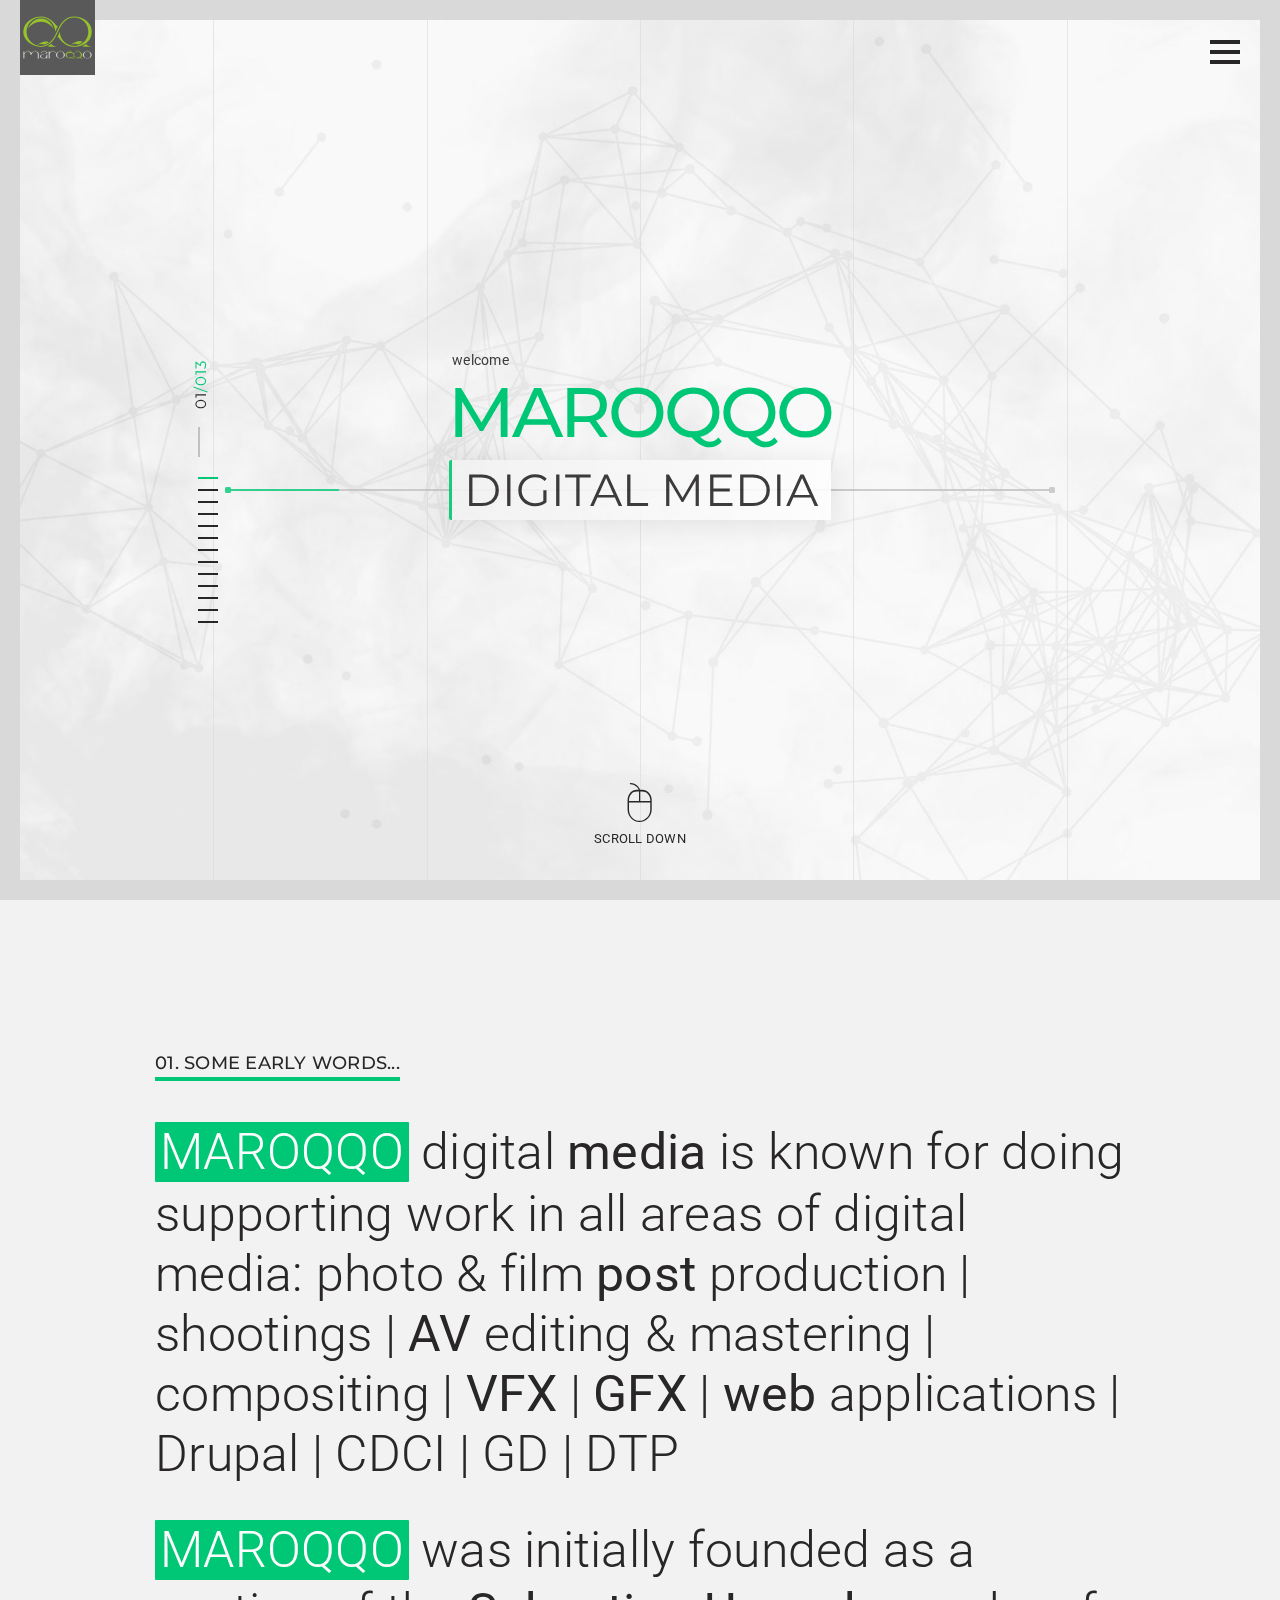
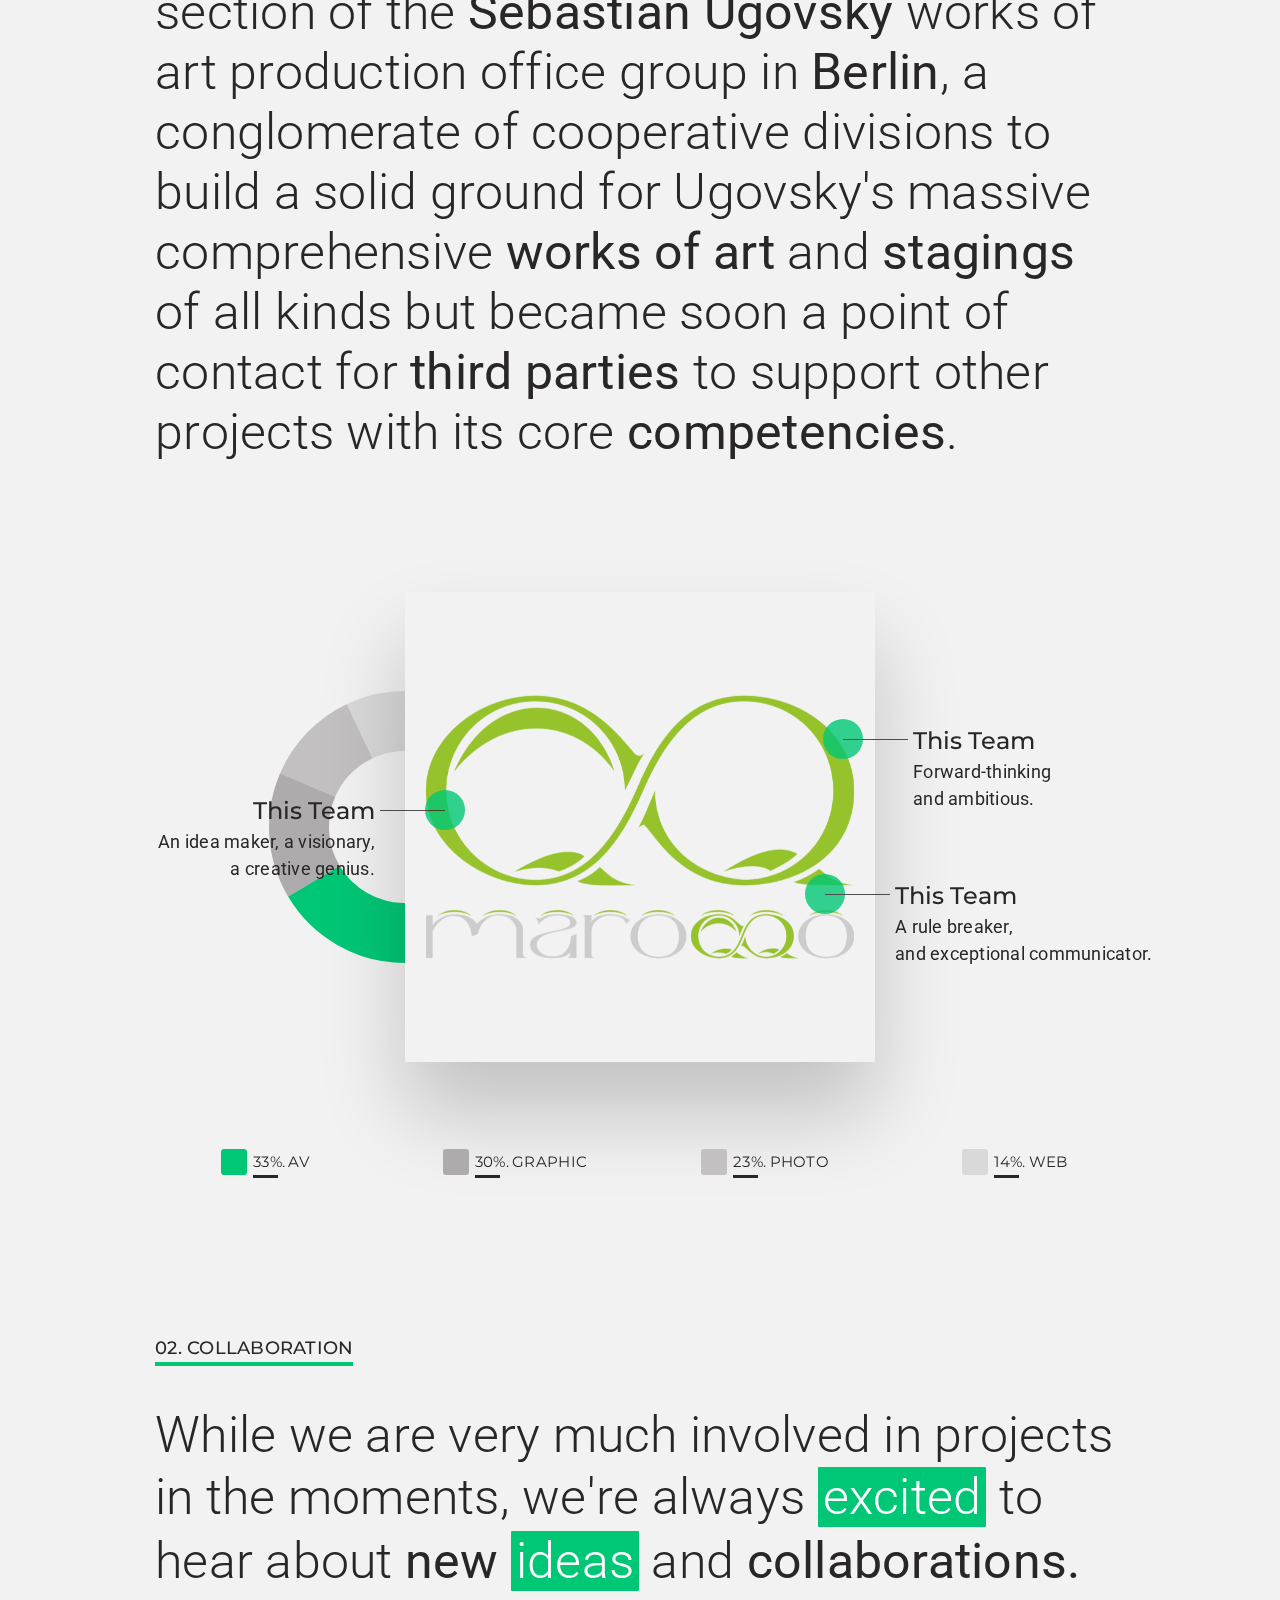
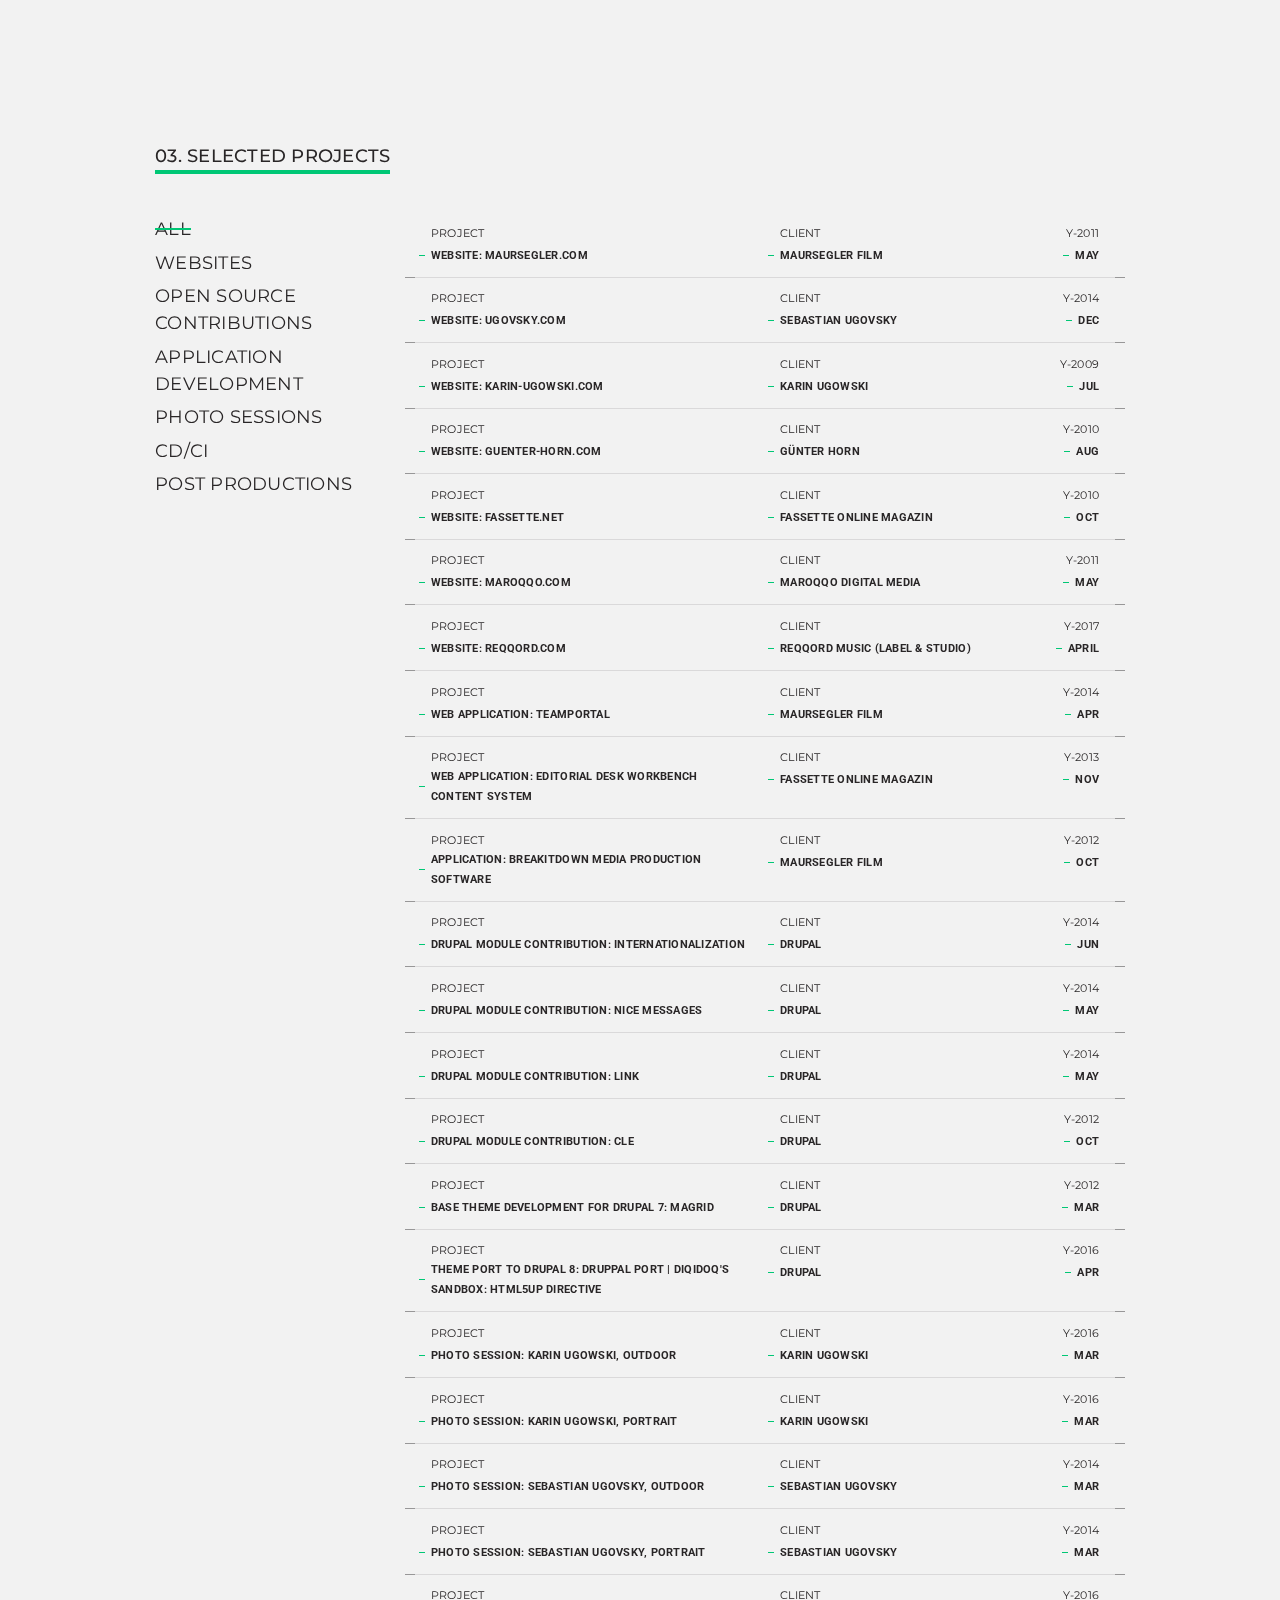
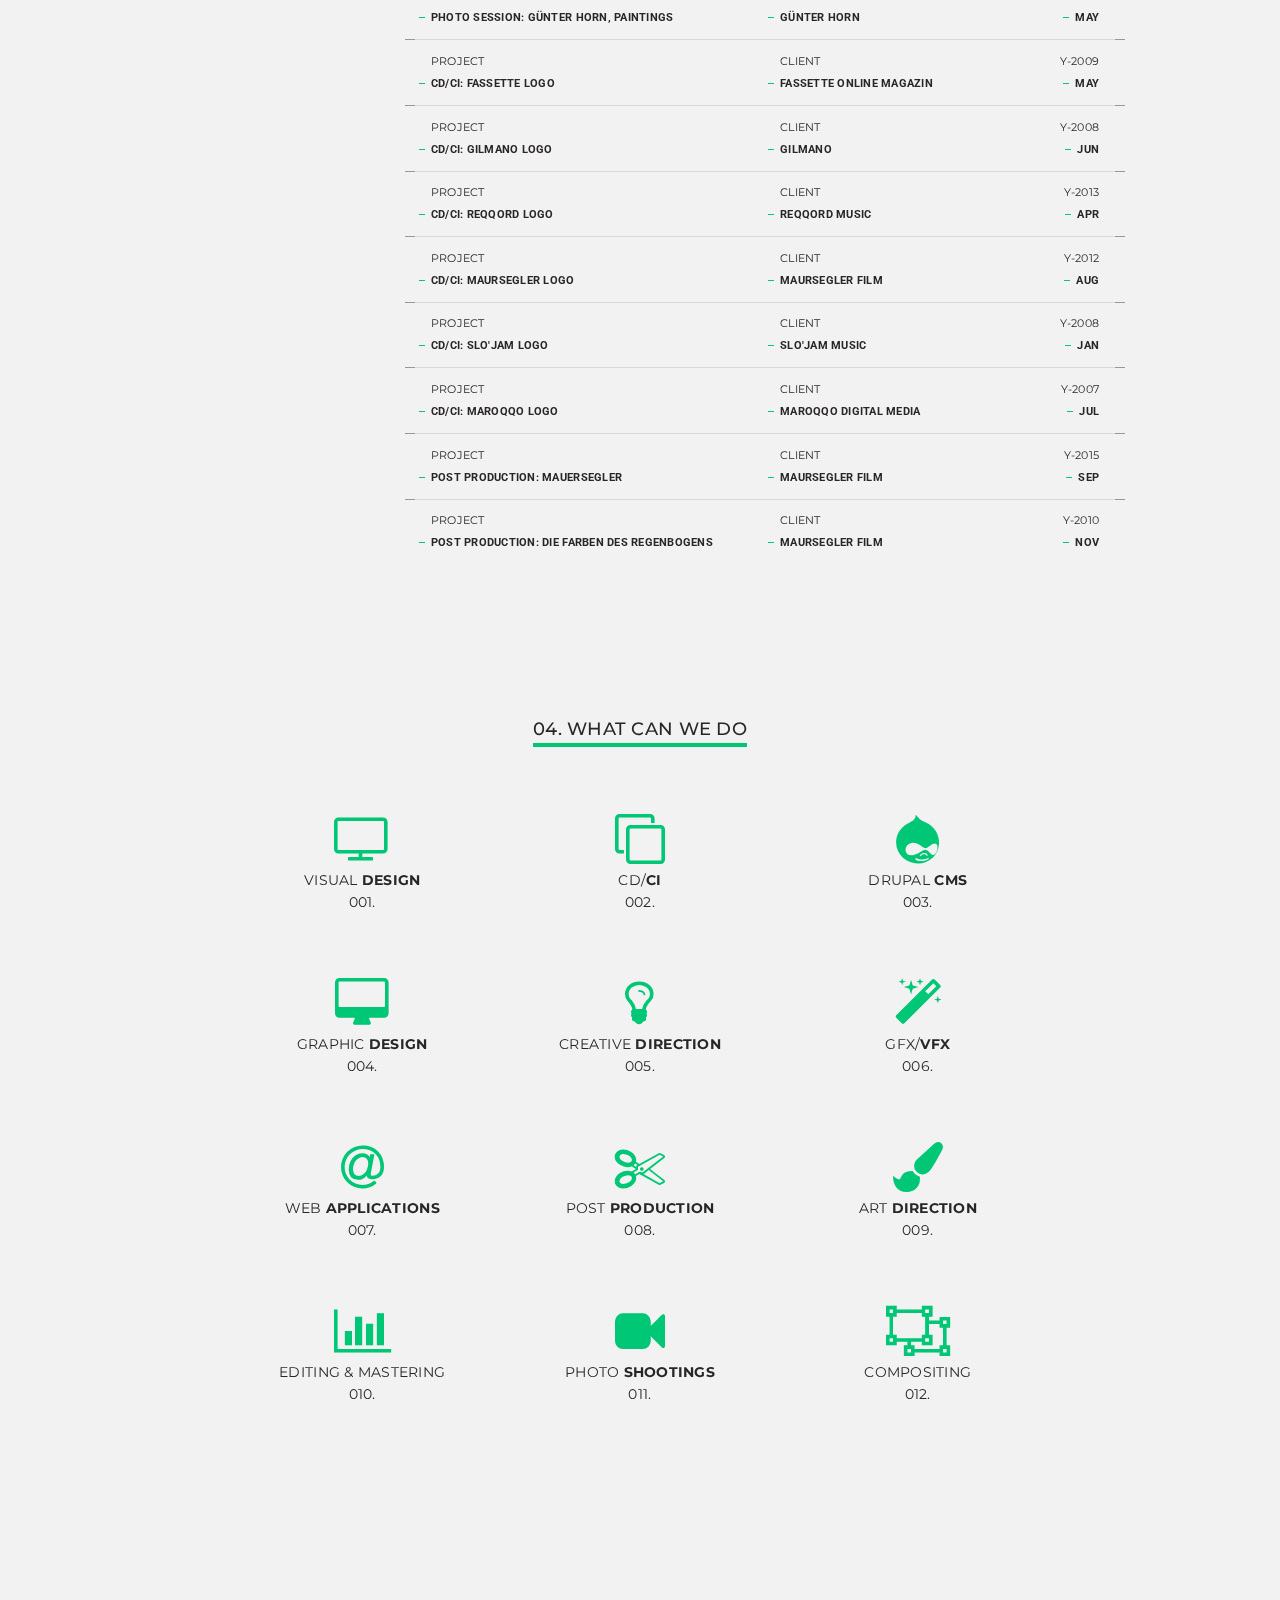
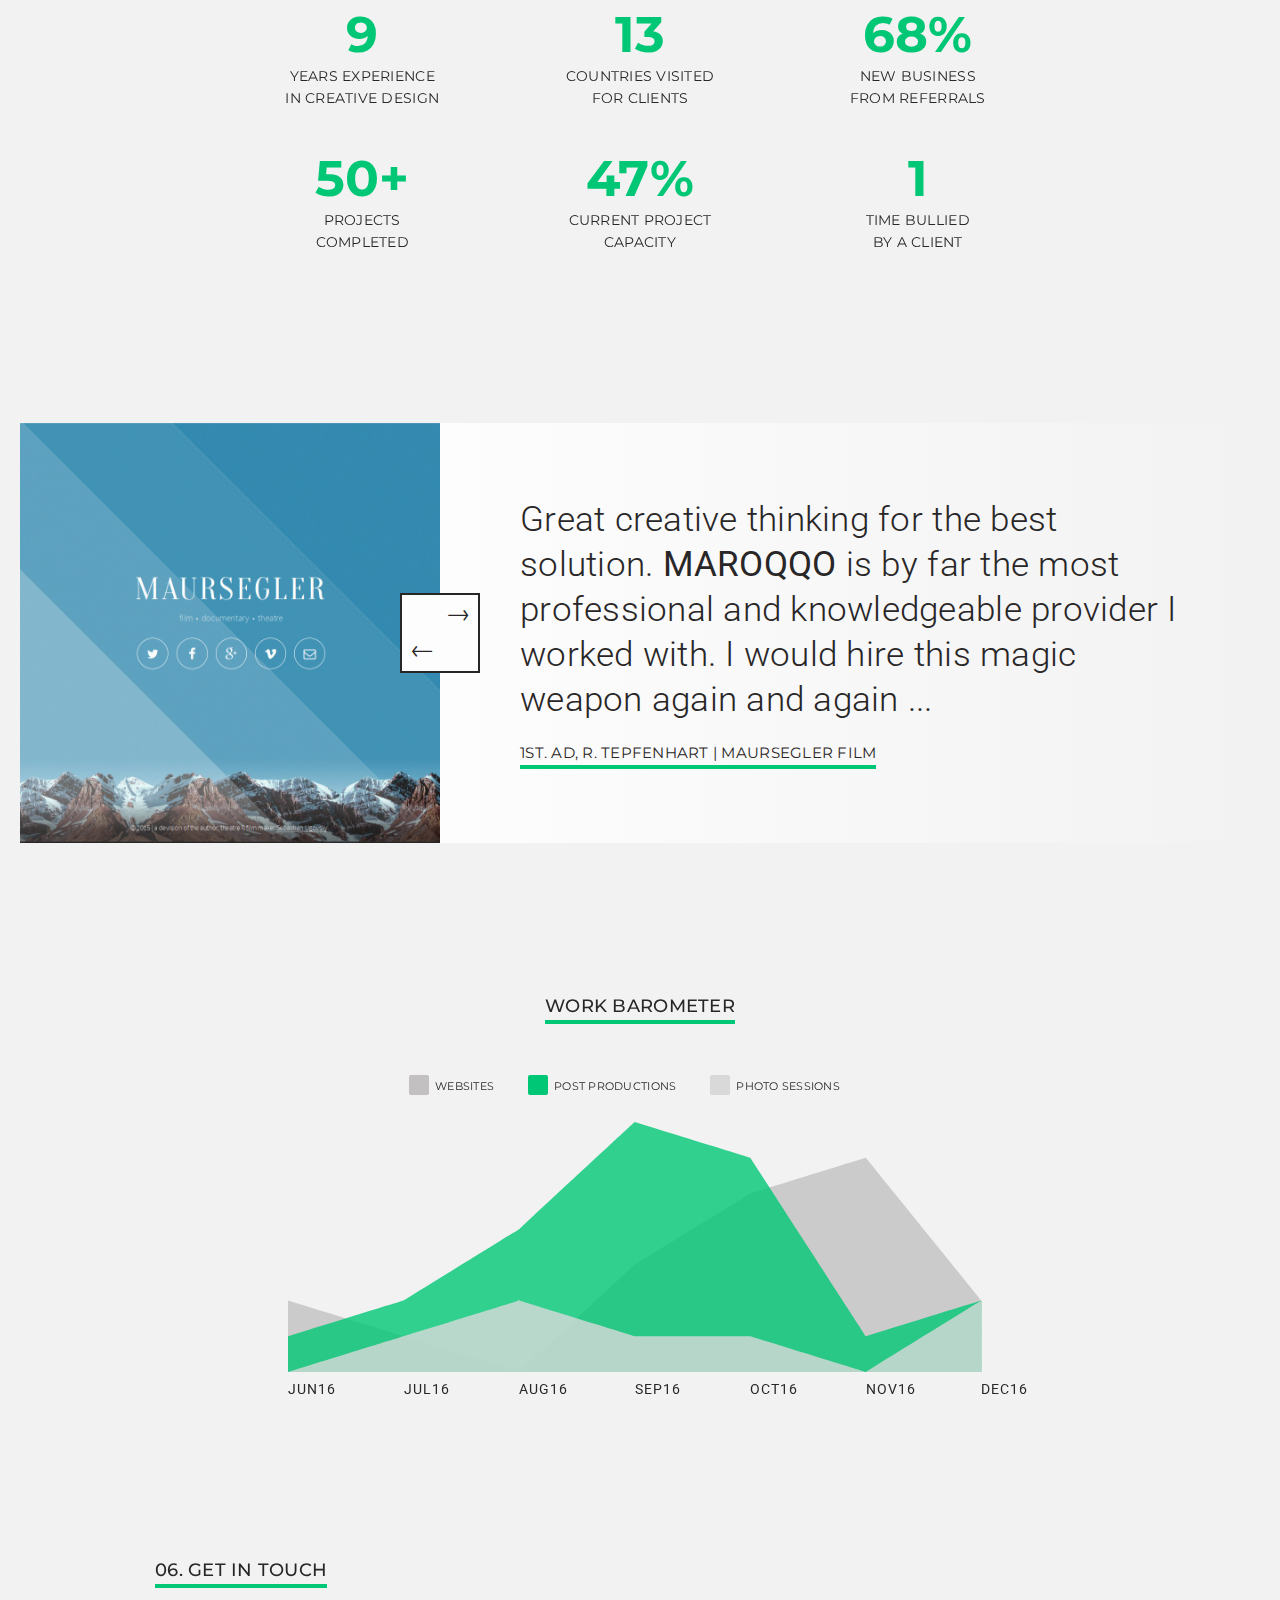
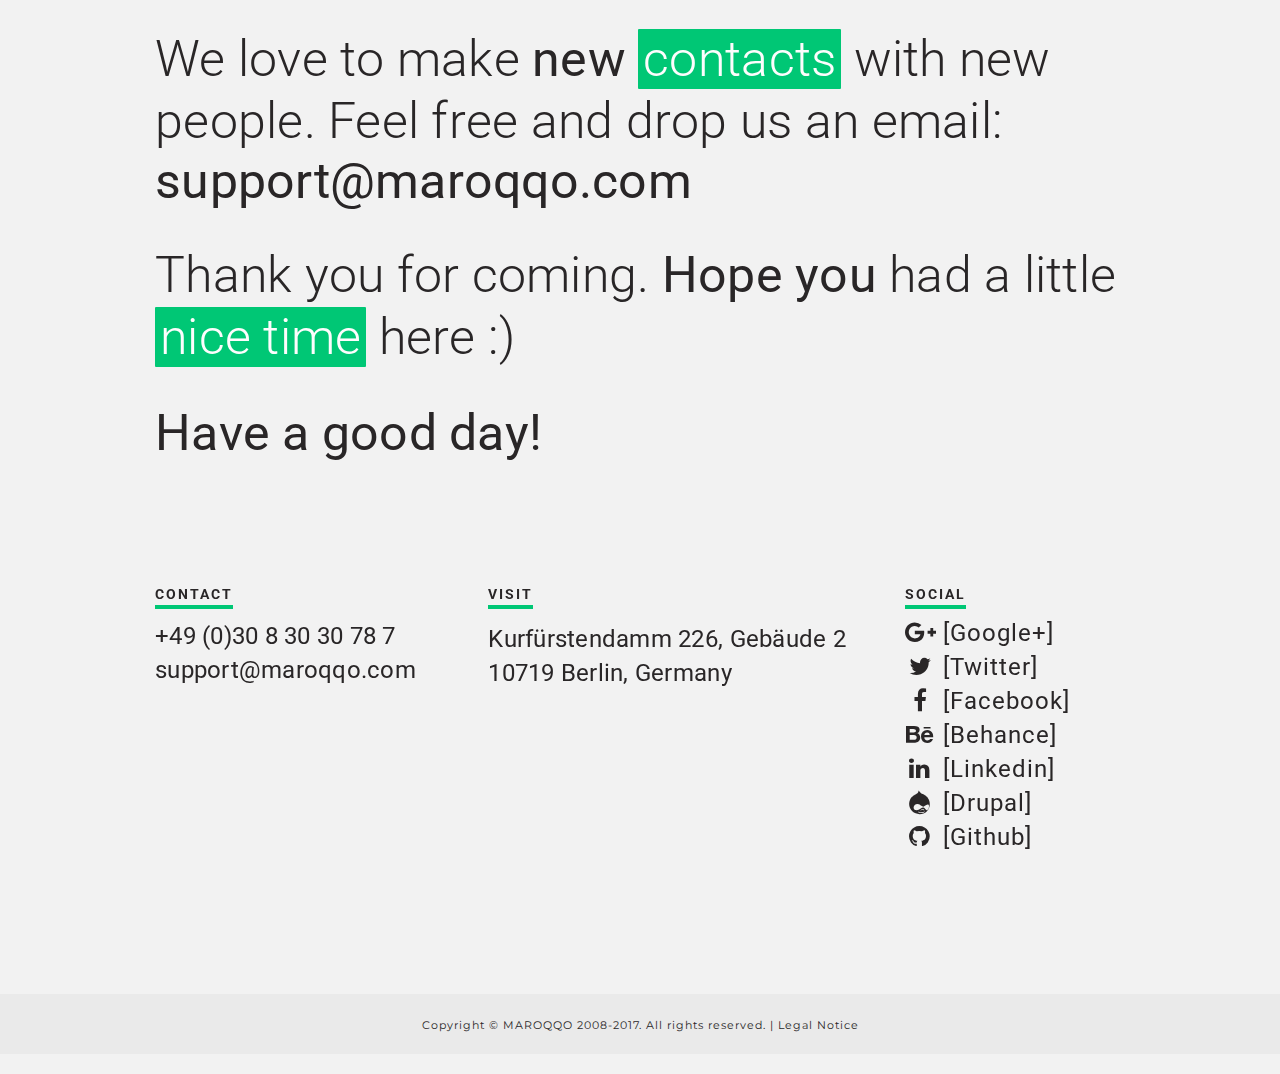
<file: index.html>
<!doctype html>
<!--[if lt IE 7]>      <html class="no-js lt-ie9 lt-ie8 lt-ie7" lang="en"> <![endif]-->
<!--[if IE 7]>         <html class="no-js lt-ie9 lt-ie8" lang="en"> <![endif]-->
<!--[if IE 8]>         <html class="no-js lt-ie9" lang="en"> <![endif]-->
<!--[if gt IE 8]><!--> <html class="no-js" lang="en"> <!--<![endif]-->
<head>
    <meta charset="utf-8">
    <title>MAROQQO | digital media</title>
    <meta name="description" content="The digital media support agency for GFX, VFX, photo and film shooting, editing and web applications."/>
    <meta name="keywords" content="GFX, VFX, portfolios, themes, web applications, photography, film editing"/>
    <meta name="viewport" content="width=device-width, initial-scale=1, maximum-scale=1.0, user-scalable=no">
    <meta http-equiv="X-UA-Compatible" content="IE=edge" />
    <meta name="author" content="MAROQQO digital media" />
    <meta name="publisher" content="MAROQQO digital media" />
    <meta name="copyright" content="MAROQQO digital media 2008 - 2017" />
    <meta name="distribution" content="global">
    <meta name="robots" content="index, nofollow">
    
    <!-- Loading Bootstrap CSS -->
    <link href="assets/plugins/bootstrap/css/bootstrap.min.css" rel="stylesheet" type="text/css">

    <!-- Loading Font Icons -->
    <link href="assets/plugins/icomoon/style.css" rel="stylesheet" type="text/css">
    <link href="assets/plugins/font-awesome/css/font-awesome.min.css" rel="stylesheet" type="text/css">

    <!-- Include all css plugins (below), or include individual files as needed -->
    <link href="assets/plugins/animate-css/animate.min.css" rel="stylesheet" type="text/css">
    <link href="assets/plugins/magnific-popup/magnific-popup.css" rel="stylesheet" type="text/css">
    <link href="assets/plugins/flexslider/flexslider.css" rel="stylesheet" type="text/css">
    <link href="assets/plugins/chartist-js/chartist.min.css" rel="stylesheet" type="text/css">
    <link href="assets/plugins/flickity/flickity.min.css" rel="stylesheet" type="text/css">

    <!-- Main CSS -->
    <link href="assets/css/styles.min.css" rel="stylesheet" type="text/css">

    <!-- Color CSS -->
    <!--<link href="assets/css/colors/blue.css" rel="stylesheet" type="text/css">-->

    <!-- Modernizr JS for IE8 support of HTML5 elements and media queries -->
    <!--[if lt IE 8]>
    <script src="assets/plugins/modernizr/modernizr.min.js"></script>
    <![endif]-->
</head>

<body id="page-top">
    <!--[if lt IE 8]>
        <p class="browserupgrade">You are using an <strong>outdated</strong> browser. Please <a href="http://browsehappy.com/">upgrade your browser</a> to improve your experience.</p>
    <![endif]-->


    <!-- PRELOADER START -->
    <div class="pace-preloader background-gray-light-2 height-100 position-fixed width-100 z-index-1000"></div>
    <!-- //PRELOADER END -->



    <!-- BORDER SITE START -->
    <div class="border-site bs-top"></div>
    <div class="border-site bs-right"></div>
    <div class="border-site bs-left"></div>
    <div class="border-site bs-bottom"></div>
    <!-- //BORDER SITE END -->



    <!-- NAV TRIGGER START -->
    <div class="nav-trigger nav-trigger-open">
        <div class="nav-toggle">
            <span></span>
            <span></span>
            <span></span>
        </div>
        <!-- //.nav-toggle -->
    </div>
    <!-- //NAV TRIGGER END -->



    <!-- NAVIGATION START -->
    <nav id="navigation" class="navbar navbar-fixed-top" role="navigation">
        <div class="container-fluid display-table height-100 width-100">
            <div class="display-table-cell vertical-align-middle width-100">
                <div class="nav-trigger nav-trigger-close">
                    <span></span>
                    <span></span>
                </div>
                <!-- //.nav-trigger -->

                <ul class="nav navbar-nav font-family-alt text-extra-large text-uppercase">
                    <li class="page-scroll">
                        <a href="#hero">Home</a>
                    </li>

                    <li class="page-scroll">
                        <a href="#introduction">some early words</a>
                    </li>

                    <li class="page-scroll">
                        <a href="#profile">Profile</a>
                    </li>

                    <li class="page-scroll">
                        <a href="#collaboration">Collaboration</a>
                    </li>

                    <li class="page-scroll">
                        <a href="#project">Projects</a>
                    </li>
<!--
                    <li class="page-scroll">
                        <a href="#studio">My Studio</a>
                    </li>
-->
                    <li class="page-scroll">
                        <a href="#contact">Contact</a>
                    </li>
                </ul>
                <!-- //.navbar-nav -->

                <div class="nav-social no-padding-rl no-padding-bottom padding-15">
                    <div class="inner-content">
                        <ul class="list-unstyled list-inline font-family-alt no-letter-spacing text-extra-large">
                            <li>
                                <a href="https://plus.google.com/+Maroqqo" target="_blank"><i class="fa fa-google-plus"></i></a>
                            </li>

                            <li>
                                <a href="https://twitter.com/maroqqo" target="_blank"><i class="fa fa-twitter"></i></a>
                            </li>

                            <li>
                                <a href="http://facebook.com/maroqqo" target="_blank"><i class="fa fa-facebook"></i></a>
                            </li>

                            <li>
                                <a href="https://www.behance.net/maroqqo" target="_blank"><i class="fa fa-behance"></i></a>
                            </li>

                            <li>
                                <a href="https://www.linkedin.com/company/maroqqo" target="_blank"><i class="fa fa-linkedin"></i></a>
                            </li>

                            <li>
                                <a href="https://www.drupal.org/maroqqo" target="_blank"><i class="fa fa-drupal"></i></a>
                            </li>

                            <li>
                                <a href="https://github.com/MAROQQO" target="_blank"><i class="fa fa-github"></i></a>
                            </li>

                        </ul>
                        
                        <span class="display-inline-block font-family-alt text-large">
                            support@maroqqo.com
                        </span>
                    </div>
                    <!-- //.inner-content -->
                </div>
                <!-- //.nav-social -->
            </div>
            <!-- //.display-table-cell -->
        </div>
        <!-- //.container-fluid -->
    </nav>
    <!-- //NAVIGATION END -->



    <!-- HEADER START -->
    <header class="header">
        <div class="logo">
            <a href="#">
                <img src="assets/images/logo.png" alt="logo" class="img-responsive"/>
            </a>
        </div>
        <!-- //.logo -->
    </header>
    <!-- //HEADER END -->



    <!-- BACKGROUND GRID START -->
    <div class="background-grid">
        <div class="column"></div>
        <div class="column"></div>
        <div class="column"></div>
        <div class="column"></div>
        <div class="column"></div>
        <div class="column"></div>
    </div>
    <!-- //BACKGROUND GRID END -->



    <!-- SECTION - HERO START -->
    <section id="hero" class="section hero background-cover background-gray background-position-center height-100 no-padding-tb">
        <div class="section-content display-table width-100 height-100">
            <div class="container display-table-cell vertical-align-middle text-center">
                <div class="skrollable skrollable-between" data-0="opacity: 1; transform: translate3d(0px, 0px, 0px);" data-top-bottom="opacity: 0; transform: translate3d(0px, 300%, 0px);">
                    <div class="row">
                        <div class="col-md-12">
                            <div class="hero-title display-inline-block position-relative">
                                <span>welcome</span>

                                <h2 class="font-family-alt title-extra-large-4">
                                    <span class="text-color">MAROQQO</span>
                                </h2>
                            </div>
                            <!-- //.hero-title -->
                        </div>
                        <!-- //.col-md-12 -->
                    </div>
                    <!-- //.row -->

                    <div class="row">
                        <div class="col-xs-10 col-xs-offset-1 col-md-8 col-md-offset-2">
                            <div class="text-rotator margin-1 no-margin-rl">
                                <div class="text-rotator-item">
                                    <div class="item active">
                                        <span class="font-family-alt padding-1-5 no-padding-tb text-uppercase title-extra-large-2">
                                            Digital Media
                                        </span>
                                    </div>
                                    <!-- //.item -->

                                    <div class="item">
                                        <span class="font-family-alt padding-1-5 no-padding-tb text-uppercase title-extra-large-2">
                                            Film &#124; Photo &#124; Audio &#124; Web
                                        </span>
                                    </div>
                                    <!-- //.item -->

                                    <div class="item">
                                        <span class="font-family-alt padding-1-5 no-padding-tb text-uppercase title-extra-large-2">
                                            (Post) Production
                                        </span>
                                    </div>
                                    <!-- //.item -->

                                    <div class="item">
                                        <span class="font-family-alt padding-1-5 no-padding-tb text-uppercase title-extra-large-2">
                                            Shootings
                                        </span>
                                    </div>
                                    <!-- //.item -->

                                    <div class="item">
                                        <span class="font-family-alt padding-1-5 no-padding-tb text-uppercase title-extra-large-2">
                                            Editing &amp; Mastering
                                        </span>
                                    </div>
                                    <!-- //.item -->
                                       <div class="item">
                                        <span class="font-family-alt padding-1-5 no-padding-tb text-uppercase title-extra-large-2">
                                            Compositing
                                        </span>
                                    </div>
                                    <!-- //.item -->
                                       <div class="item">
                                        <span class="font-family-alt padding-1-5 no-padding-tb text-uppercase title-extra-large-2">
                                            VFX &#124; GFX &#124; SFX
                                        </span>
                                    </div>
                                    <!-- //.item -->
                                       <div class="item">
                                        <span class="font-family-alt padding-1-5 no-padding-tb text-uppercase title-extra-large-2">
                                            Media Management
                                        </span>
                                    </div>
                                    <!-- //.item -->
                                       <div class="item">
                                        <span class="font-family-alt padding-1-5 no-padding-tb text-uppercase title-extra-large-2">
                                            Web Applications
                                        </span>
                                    </div>
                                    <!-- //.item -->
                                       <div class="item">
                                        <span class="font-family-alt padding-1-5 no-padding-tb text-uppercase title-extra-large-2">
                                            Drupal
                                        </span>
                                    </div>
                                    <!-- //.item -->
                                       <div class="item">
                                        <span class="font-family-alt padding-1-5 no-padding-tb text-uppercase title-extra-large-2">
                                            CD&#47;CI
                                        </span>
                                    </div>
                                    <!-- //.item -->
                                       <div class="item">
                                        <span class="font-family-alt padding-1-5 no-padding-tb text-uppercase title-extra-large-2">
                                            Graphic Design
                                        </span>
                                    </div>
                                    <!-- //.item -->
                                       <div class="item">
                                        <span class="font-family-alt padding-1-5 no-padding-tb text-uppercase title-extra-large-2">
                                            DTP
                                        </span>
                                    </div>
                                    <!-- //.item -->
                                </div>
                                <!-- //.text-rotator-item -->
                            </div>
                            <!-- //.text-rotator -->
                        </div>
                        <!-- //.col-xs-10 -->
                    </div>
                    <!-- //.row -->
                </div>
                <!-- //.skrollable -->
            </div>
            <!-- //.container -->
        </div>
        <!-- //.section-content -->

        <div class="scroll-down skrollable skrollable-between width-100" data-0="opacity: 1; transform: translate3d(0px, 0px, 0px);" data-top-bottom="opacity: 0; transform: translate3d(0px, 300%, 0px);">
            <div class="container">
                <div class="row">
                    <div class="col-md-12">
                        <div class="page-scroll text-center">
                            <a href="#introduction"><i class="icon-Mouse-2 icon-medium"></i></a>
                            <span class="display-block text-uppercase">Scroll Down</span>
                        </div>
                        <!-- //.page-scroll -->
                    </div>
                    <!-- //.col-md-12 -->
                </div>
                <!-- //.row -->
            </div>
            <!-- //.container -->
        </div>
        <!-- //.scroll-down -->
    </section>
    <!-- //SECTION - HERO END -->



    <!-- SECTION - INTRODUCTION START -->
    <section id="introduction" class="section background-gray-light no-padding-bottom">
        <div class="section-content">
            <div class="container">
                <div class="row">
                    <div class="col-md-12">
                        <h3 class="section-title display-inline-block font-family-alt margin-4 no-margin-rl no-margin-top text-extra-large text-uppercase title-underline">
                            01. Some early words...
                        </h3>

                        <p class="font-weight-300 title-extra-large-3">
                            <span class="text-highlight">MAROQQO</span> digital <span class="font-weight-400">media</span> is known for doing supporting work in all areas of digital media: photo &amp; film <span class="font-weight-400">post</span> production | shootings | <span class="font-weight-400">AV</span> editing &amp; mastering | compositing | <span class="font-weight-400">VFX</span> | <span class="font-weight-400">GFX</span> | <span class="font-weight-400">web</span> applications | Drupal | CDCI | GD | DTP
                        </p>

                        <p class="font-weight-300 margin-3-5 no-margin-bottom no-margin-rl title-extra-large-3">
                            <span class="text-highlight">MAROQQO</span> was initially founded as a section of the <span class="font-weight-400">Sebastian Ugovsky</span> works of art production office group in <span class="font-weight-400">Berlin</span>, a conglomerate of cooperative divisions to build a solid ground for Ugovsky's massive comprehensive <span class="font-weight-400">works of art</span> and <span class="font-weight-400">stagings</span> of all kinds but became soon a point of contact for <span class="font-weight-400">third parties</span> to support other projects with its core <span class="font-weight-400">competencies</span>.
                        </p>
                    </div>
                    <!-- //.col-md-12 -->
                </div>
                <!-- //.row -->
            </div>
            <!-- //.container -->
        </div>
        <!-- //.section-content -->
    </section>
    <!-- //SECTION - INTRODUCTION END -->



    <!-- SECTION - PROFILE START -->
    <section id="profile" class="section background-gray-light no-padding-bottom">
        <div class="section-content">
            <div class="container">
                <div class="row">
                    <div class="col-sm-6 col-sm-offset-3">
                        <div class="profile">
                            <div class="profile-image">
                                <img src="/img/maroqqo-logo-v9-768x768-maroqqo-vcard.png" alt="maroqqo logo" class="img-responsive"/>
<!--
                                <div class="profile-btn-download">
                                    <a href="#" class="btn btn-medium background-color font-family-alt text-large text-uppercase text-white">
                                        <i class="icon-File-Download font-weight-700"></i> Download Resume
                                    </a>
                                </div>
-->
                                <!-- //.profile-btn-download -->
                            </div>
                            <!-- //.profile-image -->

                            <div class="profile-description">
                                <div class="item display-table text-right">
                                    <span class="circle on-right"></span>

                                    <div class="display-table-cell vertical-align-middle">
                                        <h4 class="font-family-alt no-letter-spacing title-medium">This Team</h4>
                                        <h5 class="font-weight-400 text-extra-large">An idea maker, a visionary,<br>a creative genius.</h5>
                                    </div>
                                    <!-- //.display-table-cell -->
                                </div>
                                <!-- //.item -->

                                <div class="item display-table text-left">
                                    <span class="circle on-left"></span>

                                    <div class="display-table-cell vertical-align-middle">
                                        <h4 class="font-family-alt no-letter-spacing title-medium">This Team</h4>
                                        <h5 class="font-weight-400 text-extra-large">Forward-thinking<br>and ambitious.</h5>
                                    </div>
                                    <!-- //.display-table-cell -->
                                </div>
                                <!-- //.item -->

                                <div class="item display-table text-left">
                                    <span class="circle on-left"></span>

                                    <div class="display-table-cell vertical-align-middle">
                                        <h4 class="font-family-alt no-letter-spacing title-medium">This Team</h4>
                                        <h5 class="font-weight-400 text-extra-large">A rule breaker,<br>and exceptional communicator.</h5>
                                    </div>
                                    <!-- //.display-table-cell -->
                                </div>
                                <!-- //.item -->
                            </div>
                            <!-- //.profile-description -->
                        </div>
                        <!-- //.profile -->
                    </div>
                    <!-- //.col-sm-6 -->
                </div>
                <!-- //.row -->

                <div class="profile-chart margin-9 no-margin-bottom no-margin-rl">
                    <div class="row">
                        <div class="item col-xs-12 col-sm-3">
                            <span class="font-family-alt text-uppercase" data-percent="33">AV</span>
                        </div>
                        <!-- //.item -->

                        <div class="item col-xs-12 col-sm-3">
                            <span class="font-family-alt text-uppercase" data-percent="30">Graphic</span>
                        </div>
                        <!-- //.item -->

                        <div class="item col-xs-12 col-sm-3">
                            <span class="font-family-alt text-uppercase" data-percent="23">Photo</span>
                        </div>
                        <!-- //.item -->

                        <div class="item col-xs-12 col-sm-3">
                            <span class="font-family-alt text-uppercase" data-percent="14">Web</span>
                        </div>
                        <!-- //.item -->

                    </div>
                    <!-- //.row -->
                </div>
                <!-- //.profile-chart -->
            </div>
            <!-- //.container -->
        </div>
        <!-- //.section-content -->
    </section>
    <!-- //SECTION - PROFILE END -->



    <!-- SECTION - COLLABORATION START -->
    <section id="collaboration" class="section background-gray-light no-padding-bottom">
        <div class="section-content">
            <div class="container">
                <div class="row">
                    <div class="col-md-12">
                        <h3 class="section-title display-inline-block font-family-alt margin-4 no-margin-rl no-margin-top text-extra-large text-uppercase title-underline">
                            02. Collaboration
                        </h3>

                        <p class="font-weight-300 title-extra-large-3">
                            While we are very much involved in projects in the moments, we're always <span class="text-highlight">excited</span> to hear about <span class="font-weight-400">new</span> <span class="text-highlight">ideas</span> and <span class="font-weight-400">collaborations.</span>
                        </p>

                    </div>
                    <!-- //.col-md-12 -->
                </div>
                <!-- //.row -->
            </div>
            <!-- //.container -->
        </div>
        <!-- //.section-content -->
    </section>
    <!-- //SECTION - COLLABORATION END -->



    <!-- SECTION - PROJECTS START -->
    <section id="project" class="section background-gray-light no-padding-bottom">
        <div class="section-content">
            <div class="container">
                <div class="row">
                    <div class="col-md-12">
                        <h3 class="section-title display-inline-block font-family-alt margin-4 no-margin-rl no-margin-top text-extra-large text-uppercase title-underline">
                            03. Selected Projects
                        </h3>
                    </div>
                    <!-- //.col-md-12 -->
                </div>
                <!-- //.row -->

                <div class="row">
                    <div class="col-md-3">
                        <div class="project-nav position-relative">
                            <span class="font-family-alt visible-xs visible-sm text-extra-large text-uppercase">
                                Filter Project:
                            </span>

                            <ul class="font-family-alt list-unstyled text-extra-large text-uppercase">
                                <li class="active padding-1-5 no-padding-rl">
                                    <a href="#" data-filter="*" class="display-inline-block">All</a>
                                </li>

                                <li class="padding-1-5 no-padding-rl">
                                    <a href="#" data-filter=".websites" class="display-inline-block">Websites</a>
                                </li>

                                <li class="padding-1-5 no-padding-rl">
                                    <a href="#" data-filter=".open-source-contributions" class="display-inline-block">Open Source Contributions</a>
                                </li>

                                <li class="padding-1-5 no-padding-rl">
                                    <a href="#" data-filter=".application-development" class="display-inline-block">Application Development</a>
                                </li>

                                <li class="padding-1-5 no-padding-rl">
                                    <a href="#" data-filter=".photo-sessions" class="display-inline-block">Photo Sessions</a>
                                </li>
                                
                                <li class="padding-1-5 no-padding-rl">
                                    <a href="#" data-filter=".cd-ci" class="display-inline-block">CD&#47;CI</a>
                                </li>

                                <li class="padding-1-5 no-padding-rl">
                                    <a href="#" data-filter=".post-productions" class="display-inline-block">Post Productions</a>
                                </li>

                            </ul>
                        </div>
                        <!-- //.project-nav -->
                    </div>
                    <!-- //.col-md-3 -->

                    <div class="col-md-9">
                        <div class="projects background-gray-light width-100">

                            <!-- Project Item Start -->
                            <div class="item websites"
                                data-project-title="MAURSEGLER"
                                data-project-about="We made the first website and the new relaunch vCard temporary site and we're working on the next website with all projects listed, which is coming soon."
                                data-project-img="/img/website-screenshot-maursegler-com.jpg"
                                data-project-link="http://www.maursegler.com">

                                <span class="hover-bg"></span>

                                <div class="row width-100">
                                    <div class="item-col col-xs-9 col-sm-6">
                                        <span class="display-block font-family-alt text-small text-uppercase">
                                            Project
                                        </span>

                                        <span class="display-inline-block font-weight-700 has-sideline text-small text-uppercase position-relative">
                                            Website: maursegler.com
                                        </span>
                                    </div>
                                    <!-- //.item-col -->

                                    <div class="item-col col-sm-4 hidden-xs">
                                        <span class="display-block font-family-alt text-small text-uppercase">
                                            Client
                                        </span>

                                        <span class="display-inline-block font-weight-700 has-sideline text-small text-uppercase position-relative">
                                            MAURSEGLER Film
                                        </span>
                                    </div>
                                    <!-- //.item-col -->

                                    <div class="item-col col-xs-3 col-sm-2 text-right">
                                        <span class="display-block font-family-alt text-small text-uppercase">
                                            Y-2011
                                        </span>

                                        <span class="display-inline-block font-weight-700 has-sideline text-small text-uppercase position-relative">
                                            May
                                        </span>
                                    </div>
                                    <!-- //.item-col -->
                                </div>
                                <!-- //.row -->
                            </div>
                            <!-- //.item -->

                            <div class="item websites"
                                data-project-title="Ugovsky"
                                data-project-about=""
                                data-project-img="/img/website-screenshot-ugovsky-com.jpg"
                                data-project-link="http://www.ugovsky.com">

                                <span class="hover-bg"></span>

                                <div class="row width-100">
                                    <div class="item-col col-xs-9 col-sm-6">
                                        <span class="display-block font-family-alt text-small text-uppercase">
                                            Project
                                        </span>

                                        <span class="display-inline-block font-weight-700 has-sideline text-small text-uppercase position-relative">
                                            Website: ugovsky.com
                                        </span>
                                    </div>
                                    <!-- //.item-col -->

                                    <div class="item-col col-sm-4 hidden-xs">
                                        <span class="display-block font-family-alt text-small text-uppercase">
                                            Client
                                        </span>

                                        <span class="display-inline-block font-weight-700 has-sideline text-small text-uppercase position-relative">
                                            Sebastian Ugovsky
                                        </span>
                                    </div>
                                    <!-- //.item-col -->

                                    <div class="item-col col-xs-3 col-sm-2 text-right">
                                        <span class="display-block font-family-alt text-small text-uppercase">
                                            Y-2014
                                        </span>

                                        <span class="display-inline-block font-weight-700 has-sideline text-small text-uppercase position-relative">
                                            Dec
                                        </span>
                                    </div>
                                    <!-- //.item-col -->
                                </div>
                                <!-- //.row -->
                            </div>
                            <!-- //.item -->

                            <div class="item websites"
                                data-project-title="Karin Ugowski"
                                data-project-about="Website"
                                data-project-img="/img/website-screenshot-karin-ugowski-com.jpg"
                                data-project-link="http://www.karin-ugowski.com">

                                <span class="hover-bg"></span>

                                <div class="row width-100">
                                    <div class="item-col col-xs-9 col-sm-6">
                                        <span class="display-block font-family-alt text-small text-uppercase">
                                            Project
                                        </span>

                                        <span class="display-inline-block font-weight-700 has-sideline text-small text-uppercase position-relative">
                                            Website: karin-ugowski.com
                                        </span>
                                    </div>
                                    <!-- //.item-col -->

                                    <div class="item-col col-sm-4 hidden-xs">
                                        <span class="display-block font-family-alt text-small text-uppercase">
                                            Client
                                        </span>

                                        <span class="display-inline-block font-weight-700 has-sideline text-small text-uppercase position-relative">
                                            Karin Ugowski
                                        </span>
                                    </div>
                                    <!-- //.item-col -->

                                    <div class="item-col col-xs-3 col-sm-2 text-right">
                                        <span class="display-block font-family-alt text-small text-uppercase">
                                            Y-2009
                                        </span>

                                        <span class="display-inline-block font-weight-700 has-sideline text-small text-uppercase position-relative">
                                            Jul
                                        </span>
                                    </div>
                                    <!-- //.item-col -->
                                </div>
                                <!-- //.row -->
                            </div>
                            <!-- //.item -->

                            <div class="item websites"
                                data-project-title="Günter Horn"
                                data-project-about="Website"
                                data-project-img="/img/website-screenshot-guenter-horn-com.jpg"
                                data-project-link="http://www.guenter-horn.com">

                                <span class="hover-bg"></span>

                                <div class="row width-100">
                                    <div class="item-col col-xs-9 col-sm-6">
                                        <span class="display-block font-family-alt text-small text-uppercase">
                                            Project
                                        </span>

                                        <span class="display-inline-block font-weight-700 has-sideline text-small text-uppercase position-relative">
                                            Website: guenter-horn.com
                                        </span>
                                    </div>
                                    <!-- //.item-col -->

                                    <div class="item-col col-sm-4 hidden-xs">
                                        <span class="display-block font-family-alt text-small text-uppercase">
                                            Client
                                        </span>

                                        <span class="display-inline-block font-weight-700 has-sideline text-small text-uppercase position-relative">
                                            Günter Horn
                                        </span>
                                    </div>
                                    <!-- //.item-col -->

                                    <div class="item-col col-xs-3 col-sm-2 text-right">
                                        <span class="display-block font-family-alt text-small text-uppercase">
                                            Y-2010
                                        </span>

                                        <span class="display-inline-block font-weight-700 has-sideline text-small text-uppercase position-relative">
                                            Aug
                                        </span>
                                    </div>
                                    <!-- //.item-col -->
                                </div>
                                <!-- //.row -->
                            </div>
                            <!-- //.item -->

                            <div class="item websites"
                                data-project-title="FASSETTE"
                                data-project-about="Website"
                                data-project-img="/img/website-screenshot-fassette-net.jpg"
                                data-project-link="http://www.fassette.net">

                                <span class="hover-bg"></span>

                                <div class="row width-100">
                                    <div class="item-col col-xs-9 col-sm-6">
                                        <span class="display-block font-family-alt text-small text-uppercase">
                                            Project
                                        </span>

                                        <span class="display-inline-block font-weight-700 has-sideline text-small text-uppercase position-relative">
                                            Website: fassette.net
                                        </span>
                                    </div>
                                    <!-- //.item-col -->

                                    <div class="item-col col-sm-4 hidden-xs">
                                        <span class="display-block font-family-alt text-small text-uppercase">
                                            Client
                                        </span>

                                        <span class="display-inline-block has-sideline font-weight-700 text-small text-uppercase position-relative">
                                            FASSETTE Online Magazin
                                        </span>
                                    </div>
                                    <!-- //.item-col -->

                                    <div class="item-col col-xs-3 col-sm-2 text-right">
                                        <span class="display-block font-family-alt text-small text-uppercase">
                                            Y-2010
                                        </span>

                                        <span class="display-inline-block font-weight-700 has-sideline text-small text-uppercase position-relative">
                                            Oct
                                        </span>
                                    </div>
                                    <!-- //.item-col -->
                                </div>
                                <!-- //.row -->
                            </div>
                            <!-- //.item -->

                            <div class="item websites"
                                data-project-title="MAROQQO"
                                data-project-about="Website"
                                data-project-img="/img/website-screenshot-maroqqo-com.jpg"
                                data-project-link="http://www.maroqqo.com">

                                <span class="hover-bg"></span>

                                <div class="row width-100">
                                    <div class="item-col col-xs-9 col-sm-6">
                                        <span class="display-block font-family-alt text-small text-uppercase">
                                            Project
                                        </span>

                                        <span class="display-inline-block font-weight-700 has-sideline text-small text-uppercase position-relative">
                                            Website: maroqqo.com
                                        </span>
                                    </div>
                                    <!-- //.item-col -->

                                    <div class="item-col col-sm-4 hidden-xs">
                                        <span class="display-block font-family-alt text-small text-uppercase">
                                            Client
                                        </span>

                                        <span class="display-inline-block font-weight-700 has-sideline text-small text-uppercase position-relative">
                                            MAROQQO digital media
                                        </span>
                                    </div>
                                    <!-- //.item-col -->

                                    <div class="item-col col-xs-3 col-sm-2 text-right">
                                        <span class="display-block font-family-alt text-small text-uppercase">
                                            Y-2011
                                        </span>

                                        <span class="display-inline-block font-weight-700 has-sideline text-small text-uppercase position-relative">
                                            May
                                        </span>
                                    </div>
                                    <!-- //.item-col -->
                                </div>
                                <!-- //.row -->
                            </div>
                            <!-- //.item -->

                            <div class="item websites"
                                data-project-title="REQQORD"
                                data-project-about="Website"
                                data-project-img="/img/website-screenshot-reqqord-com.jpg"
                                data-project-link="http://www.reqqord.com">

                                <span class="hover-bg"></span>

                                <div class="row width-100">
                                    <div class="item-col col-xs-9 col-sm-6">
                                        <span class="display-block font-family-alt text-small text-uppercase">
                                            Project
                                        </span>

                                        <span class="display-inline-block font-weight-700 has-sideline text-small text-uppercase position-relative">
                                            Website: reqqord.com
                                        </span>
                                    </div>
                                    <!-- //.item-col -->

                                    <div class="item-col col-sm-4 hidden-xs">
                                        <span class="display-block font-family-alt text-small text-uppercase">
                                            Client
                                        </span>

                                        <span class="display-inline-block font-weight-700 has-sideline text-small text-uppercase position-relative">
                                            REQQORD music (label &amp; studio)
                                        </span>
                                    </div>
                                    <!-- //.item-col -->

                                    <div class="item-col col-xs-3 col-sm-2 text-right">
                                        <span class="display-block font-family-alt text-small text-uppercase">
                                            Y-2017
                                        </span>

                                        <span class="display-inline-block font-weight-700 has-sideline text-small text-uppercase position-relative">
                                            April
                                        </span>
                                    </div>
                                    <!-- //.item-col -->
                                </div>
                                <!-- //.row -->
                            </div>
                            <!-- //.item -->
                            
                            <div class="item application-development"
                                data-project-title="Teamportal"
                                data-project-about="Web Application"
                                data-project-img="/img/website-screenshot-maursegler-com.jpg"
                                data-project-link="">

                                <span class="hover-bg"></span>

                                <div class="row width-100">
                                    <div class="item-col col-xs-9 col-sm-6">
                                        <span class="display-block font-family-alt text-small text-uppercase">
                                            Project
                                        </span>

                                        <span class="display-inline-block font-weight-700 has-sideline text-small text-uppercase position-relative">
                                            Web Application: Teamportal
                                        </span>
                                    </div>
                                    <!-- //.item-col -->

                                    <div class="item-col col-sm-4 hidden-xs">
                                        <span class="display-block font-family-alt text-small text-uppercase">
                                            Client
                                        </span>

                                        <span class="display-inline-block font-weight-700 has-sideline text-small text-uppercase position-relative">
                                            MAURSEGLER Film
                                        </span>
                                    </div>
                                    <!-- //.item-col -->

                                    <div class="item-col col-xs-3 col-sm-2 text-right">
                                        <span class="display-block font-family-alt text-small text-uppercase">
                                            Y-2014
                                        </span>

                                        <span class="display-inline-block font-weight-700 has-sideline text-small text-uppercase position-relative">
                                            Apr
                                        </span>
                                    </div>
                                    <!-- //.item-col -->
                                </div>
                                <!-- //.row -->
                            </div>
                            <!-- //.item -->

                            <div class="item application-development"
                                data-project-title="Editorial Desk Workbench Content System"
                                data-project-about="Editorial Desk Workbench Content System"
                                data-project-img="img/website-screenshot-fassette-net.jpg"
                                data-project-link="">

                                <span class="hover-bg"></span>

                                <div class="row width-100">
                                    <div class="item-col col-xs-9 col-sm-6">
                                        <span class="display-block font-family-alt text-small text-uppercase">
                                            Project
                                        </span>

                                        <span class="display-inline-block font-weight-700 has-sideline text-small text-uppercase position-relative">
                                            Web Application: Editorial Desk Workbench Content System
                                        </span>
                                    </div>
                                    <!-- //.item-col -->

                                    <div class="item-col col-sm-4 hidden-xs">
                                        <span class="display-block font-family-alt text-small text-uppercase">
                                            Client
                                        </span>

                                        <span class="display-inline-block font-weight-700 has-sideline text-small text-uppercase position-relative">
                                            FASSETTE Online Magazin
                                        </span>
                                    </div>
                                    <!-- //.item-col -->

                                    <div class="item-col col-xs-3 col-sm-2 text-right">
                                        <span class="display-block font-family-alt text-small text-uppercase">
                                            Y-2013
                                        </span>

                                        <span class="display-inline-block font-weight-700 has-sideline text-small text-uppercase position-relative">
                                            Nov
                                        </span>
                                    </div>
                                    <!-- //.item-col -->
                                </div>
                                <!-- //.row -->
                            </div>
                            <!-- //.item -->

                            <div class="item application-development"
                                data-project-title="breakITdown Media Production Software"
                                data-project-about="breakITdown Media Production Software"
                                data-project-img=""
                                data-project-link="">

                                <span class="hover-bg"></span>

                                <div class="row width-100">
                                    <div class="item-col col-xs-9 col-sm-6">
                                        <span class="display-block font-family-alt text-small text-uppercase">
                                            Project
                                        </span>

                                        <span class="display-inline-block font-weight-700 has-sideline text-small text-uppercase position-relative">
                                            Application: breakITdown Media Production Software
                                        </span>
                                    </div>
                                    <!-- //.item-col -->

                                    <div class="item-col col-sm-4 hidden-xs">
                                        <span class="display-block font-family-alt text-small text-uppercase">
                                            Client
                                        </span>

                                        <span class="display-inline-block font-weight-700 has-sideline text-small text-uppercase position-relative">
                                            MAURSEGLER Film
                                        </span>
                                    </div>
                                    <!-- //.item-col -->

                                    <div class="item-col col-xs-3 col-sm-2 text-right">
                                        <span class="display-block font-family-alt text-small text-uppercase">
                                            Y-2012
                                        </span>

                                        <span class="display-inline-block font-weight-700 has-sideline text-small text-uppercase position-relative">
                                            Oct
                                        </span>
                                    </div>
                                    <!-- //.item-col -->
                                </div>
                                <!-- //.row -->
                            </div>
                            <!-- //.item -->

                            <div class="item open-source-contributions"
                                data-project-title="Internationalization"
                                data-project-about="Drupal Module Contribution"
                                data-project-img="/img/website-screenshot-drupal-internationalization.jpg"
                                data-project-link="https://www.drupal.org/project/i18n">

                                <span class="hover-bg"></span>

                                <div class="row width-100">
                                    <div class="item-col col-xs-9 col-sm-6">
                                        <span class="display-block font-family-alt text-small text-uppercase">
                                            Project
                                        </span>

                                        <span class="display-inline-block font-weight-700 has-sideline text-small text-uppercase position-relative">
                                            Drupal Module Contribution: Internationalization
                                        </span>
                                    </div>
                                    <!-- //.item-col -->

                                    <div class="item-col col-sm-4 hidden-xs">
                                        <span class="display-block font-family-alt text-small text-uppercase">
                                            Client
                                        </span>

                                        <span class="display-inline-block font-weight-700 has-sideline text-small text-uppercase position-relative">
                                            Drupal
                                        </span>
                                    </div>
                                    <!-- //.item-col -->

                                    <div class="item-col col-xs-3 col-sm-2 text-right">
                                        <span class="display-block font-family-alt text-small text-uppercase">
                                            Y-2014
                                        </span>

                                        <span class="display-inline-block font-weight-700 has-sideline text-small text-uppercase position-relative">
                                            Jun
                                        </span>
                                    </div>
                                    <!-- //.item-col -->
                                </div>
                                <!-- //.row -->
                            </div>
                            <!-- //.item -->

                            <div class="item open-source-contributions"
                                data-project-title="Nice messages"
                                data-project-about="Drupal Module Contribution"
                                data-project-img="/img/website-screenshot-drupal-nice-messages.jpg"
                                data-project-link="https://www.drupal.org/project/nicemessages">

                                <span class="hover-bg"></span>

                                <div class="row width-100">
                                    <div class="item-col col-xs-9 col-sm-6">
                                        <span class="display-block font-family-alt text-small text-uppercase">
                                            Project
                                        </span>

                                        <span class="display-inline-block font-weight-700 has-sideline text-small text-uppercase position-relative">
                                            Drupal Module Contribution: Nice messages
                                        </span>
                                    </div>
                                    <!-- //.item-col -->

                                    <div class="item-col col-sm-4 hidden-xs">
                                        <span class="display-block font-family-alt text-small text-uppercase">
                                            Client
                                        </span>

                                        <span class="display-inline-block font-weight-700 has-sideline text-small text-uppercase position-relative">
                                            Drupal
                                        </span>
                                    </div>
                                    <!-- //.item-col -->

                                    <div class="item-col col-xs-3 col-sm-2 text-right">
                                        <span class="display-block font-family-alt text-small text-uppercase">
                                            Y-2014
                                        </span>

                                        <span class="display-inline-block font-weight-700 has-sideline text-small text-uppercase position-relative">
                                            May
                                        </span>
                                    </div>
                                    <!-- //.item-col -->
                                </div>
                                <!-- //.row -->
                            </div>
                            <!-- //.item -->

                            <div class="item open-source-contributions"
                                data-project-title="Link"
                                data-project-about="Drupal Module Contribution"
                                data-project-img="/img/website-screenshot-drupal-link.jpg"
                                data-project-link="https://www.drupal.org/project/link">

                                <span class="hover-bg"></span>

                                <div class="row width-100">
                                    <div class="item-col col-xs-9 col-sm-6">
                                        <span class="display-block font-family-alt text-small text-uppercase">
                                            Project
                                        </span>

                                        <span class="display-inline-block font-weight-700 has-sideline text-small text-uppercase position-relative">
                                            Drupal Module Contribution: Link
                                        </span>
                                    </div>
                                    <!-- //.item-col -->

                                    <div class="item-col col-sm-4 hidden-xs">
                                        <span class="display-block font-family-alt text-small text-uppercase">
                                            Client
                                        </span>

                                        <span class="display-inline-block font-weight-700 has-sideline text-small text-uppercase position-relative">
                                            Drupal
                                        </span>
                                    </div>
                                    <!-- //.item-col -->

                                    <div class="item-col col-xs-3 col-sm-2 text-right">
                                        <span class="display-block font-family-alt text-small text-uppercase">
                                            Y-2014
                                        </span>

                                        <span class="display-inline-block font-weight-700 has-sideline text-small text-uppercase position-relative">
                                            May
                                        </span>
                                    </div>
                                    <!-- //.item-col -->
                                </div>
                                <!-- //.row -->
                            </div>
                            <!-- //.item -->

                            <div class="item open-source-contributions"
                                data-project-title="CLE"
                                data-project-about="Drupal Module Contribution"
                                data-project-img="/img/website-screenshot-drupal-cle.jpg"
                                data-project-link="https://www.drupal.org/sandbox/Digidog/1445254">

                                <span class="hover-bg"></span>

                                <div class="row width-100">
                                    <div class="item-col col-xs-9 col-sm-6">
                                        <span class="display-block font-family-alt text-small text-uppercase">
                                            Project
                                        </span>

                                        <span class="display-inline-block font-weight-700 has-sideline text-small text-uppercase position-relative">
                                            Drupal Module Contribution: CLE
                                        </span>
                                    </div>
                                    <!-- //.item-col -->

                                    <div class="item-col col-sm-4 hidden-xs">
                                        <span class="display-block font-family-alt text-small text-uppercase">
                                            Client
                                        </span>

                                        <span class="display-inline-block font-weight-700 has-sideline text-small text-uppercase position-relative">
                                            Drupal
                                        </span>
                                    </div>
                                    <!-- //.item-col -->

                                    <div class="item-col col-xs-3 col-sm-2 text-right">
                                        <span class="display-block font-family-alt text-small text-uppercase">
                                            Y-2012
                                        </span>

                                        <span class="display-inline-block font-weight-700 has-sideline text-small text-uppercase position-relative">
                                            Oct
                                        </span>
                                    </div>
                                    <!-- //.item-col -->
                                </div>
                                <!-- //.row -->
                            </div>
                            <!-- //.item -->

                            <div class="item open-source-contributions"
                                data-project-title="Magrid"
                                data-project-about="Drupal Module Contribution"
                                data-project-img="/img/website-screenshot-drupal-magrid.jpg"
                                data-project-link="https://www.drupal.org/sandbox/Digidog/1445254">

                                <span class="hover-bg"></span>

                                <div class="row width-100">
                                    <div class="item-col col-xs-9 col-sm-6">
                                        <span class="display-block font-family-alt text-small text-uppercase">
                                            Project
                                        </span>

                                        <span class="display-inline-block font-weight-700 has-sideline text-small text-uppercase position-relative">
                                            Base Theme Development for Drupal 7: Magrid
                                        </span>
                                    </div>
                                    <!-- //.item-col -->

                                    <div class="item-col col-sm-4 hidden-xs">
                                        <span class="display-block font-family-alt text-small text-uppercase">
                                            Client
                                        </span>

                                        <span class="display-inline-block font-weight-700 has-sideline text-small text-uppercase position-relative">
                                            Drupal
                                        </span>
                                    </div>
                                    <!-- //.item-col -->

                                    <div class="item-col col-xs-3 col-sm-2 text-right">
                                        <span class="display-block font-family-alt text-small text-uppercase">
                                            Y-2012
                                        </span>

                                        <span class="display-inline-block font-weight-700 has-sideline text-small text-uppercase position-relative">
                                            Mar
                                        </span>
                                    </div>
                                    <!-- //.item-col -->
                                </div>
                                <!-- //.row -->
                            </div>
                            <!-- //.item -->

                            <div class="item open-source-contributions"
                                data-project-title="Druppal Port | diqidoq's sandbox: HTML5UP Directive"
                                data-project-about="Drupal Module Contribution"
                                data-project-img="/img/website-screenshot-drupal-html5up-directive.jpg"
                                data-project-link="https://www.drupal.org/sandbox/digidog/2703715">

                                <span class="hover-bg"></span>

                                <div class="row width-100">
                                    <div class="item-col col-xs-9 col-sm-6">
                                        <span class="display-block font-family-alt text-small text-uppercase">
                                            Project
                                        </span>

                                        <span class="display-inline-block font-weight-700 has-sideline text-small text-uppercase position-relative">
                                            Theme Port to Drupal 8: Druppal Port | diqidoq's sandbox: HTML5UP Directive
                                        </span>
                                    </div>
                                    <!-- //.item-col -->

                                    <div class="item-col col-sm-4 hidden-xs">
                                        <span class="display-block font-family-alt text-small text-uppercase">
                                            Client
                                        </span>

                                        <span class="display-inline-block font-weight-700 has-sideline text-small text-uppercase position-relative">
                                            Drupal
                                        </span>
                                    </div>
                                    <!-- //.item-col -->

                                    <div class="item-col col-xs-3 col-sm-2 text-right">
                                        <span class="display-block font-family-alt text-small text-uppercase">
                                            Y-2016
                                        </span>

                                        <span class="display-inline-block font-weight-700 has-sideline text-small text-uppercase position-relative">
                                            Apr
                                        </span>
                                    </div>
                                    <!-- //.item-col -->
                                </div>
                                <!-- //.row -->
                            </div>
                            <!-- //.item -->

                            <div class="item photo-sessions"
                                data-project-title="Karin Ugowski, Outdoor"
                                data-project-about="Photo Session"
                                data-project-img=""
                                data-project-link="">

                                <span class="hover-bg"></span>

                                <div class="row width-100">
                                    <div class="item-col col-xs-9 col-sm-6">
                                        <span class="display-block font-family-alt text-small text-uppercase">
                                            Project
                                        </span>

                                        <span class="display-inline-block font-weight-700 has-sideline text-small text-uppercase position-relative">
                                            Photo Session: Karin Ugowski, Outdoor
                                        </span>
                                    </div>
                                    <!-- //.item-col -->

                                    <div class="item-col col-sm-4 hidden-xs">
                                        <span class="display-block font-family-alt text-small text-uppercase">
                                            Client
                                        </span>

                                        <span class="display-inline-block font-weight-700 has-sideline text-small text-uppercase position-relative">
                                            Karin Ugowski
                                        </span>
                                    </div>
                                    <!-- //.item-col -->

                                    <div class="item-col col-xs-3 col-sm-2 text-right">
                                        <span class="display-block font-family-alt text-small text-uppercase">
                                            Y-2016
                                        </span>

                                        <span class="display-inline-block font-weight-700 has-sideline text-small text-uppercase position-relative">
                                            Mar
                                        </span>
                                    </div>
                                    <!-- //.item-col -->
                                </div>
                                <!-- //.row -->
                            </div>
                            <!-- //.item -->

                            <div class="item photo-sessions"
                                data-project-title="Karin Ugowski, Portrait"
                                data-project-about="Photo Session"
                                data-project-img=""
                                data-project-link="">

                                <span class="hover-bg"></span>

                                <div class="row width-100">
                                    <div class="item-col col-xs-9 col-sm-6">
                                        <span class="display-block font-family-alt text-small text-uppercase">
                                            Project
                                        </span>

                                        <span class="display-inline-block font-weight-700 has-sideline text-small text-uppercase position-relative">
                                            Photo Session: Karin Ugowski, Portrait
                                        </span>
                                    </div>
                                    <!-- //.item-col -->

                                    <div class="item-col col-sm-4 hidden-xs">
                                        <span class="display-block font-family-alt text-small text-uppercase">
                                            Client
                                        </span>

                                        <span class="display-inline-block font-weight-700 has-sideline text-small text-uppercase position-relative">
                                            Karin Ugowski
                                        </span>
                                    </div>
                                    <!-- //.item-col -->

                                    <div class="item-col col-xs-3 col-sm-2 text-right">
                                        <span class="display-block font-family-alt text-small text-uppercase">
                                            Y-2016
                                        </span>

                                        <span class="display-inline-block font-weight-700 has-sideline text-small text-uppercase position-relative">
                                            Mar
                                        </span>
                                    </div>
                                    <!-- //.item-col -->
                                </div>
                                <!-- //.row -->
                            </div>
                            <!-- //.item -->

                            <div class="item photo-sessions"
                                data-project-title="Sebastian Ugovsky, Outdoor"
                                data-project-about="Photo Session"
                                data-project-img=""
                                data-project-link="">

                                <span class="hover-bg"></span>

                                <div class="row width-100">
                                    <div class="item-col col-xs-9 col-sm-6">
                                        <span class="display-block font-family-alt text-small text-uppercase">
                                            Project
                                        </span>

                                        <span class="display-inline-block font-weight-700 has-sideline text-small text-uppercase position-relative">
                                            Photo Session: Sebastian Ugovsky, Outdoor
                                        </span>
                                    </div>
                                    <!-- //.item-col -->

                                    <div class="item-col col-sm-4 hidden-xs">
                                        <span class="display-block font-family-alt text-small text-uppercase">
                                            Client
                                        </span>

                                        <span class="display-inline-block font-weight-700 has-sideline text-small text-uppercase position-relative">
                                            Sebastian Ugovsky
                                        </span>
                                    </div>
                                    <!-- //.item-col -->

                                    <div class="item-col col-xs-3 col-sm-2 text-right">
                                        <span class="display-block font-family-alt text-small text-uppercase">
                                            Y-2014
                                        </span>

                                        <span class="display-inline-block font-weight-700 has-sideline text-small text-uppercase position-relative">
                                            Mar
                                        </span>
                                    </div>
                                    <!-- //.item-col -->
                                </div>
                                <!-- //.row -->
                            </div>
                            <!-- //.item -->

                            <div class="item photo-sessions"
                                data-project-title="Sebastian Ugovsky, Portrait"
                                data-project-about="Photo Session"
                                data-project-img=""
                                data-project-link="">

                                <span class="hover-bg"></span>

                                <div class="row width-100">
                                    <div class="item-col col-xs-9 col-sm-6">
                                        <span class="display-block font-family-alt text-small text-uppercase">
                                            Project
                                        </span>

                                        <span class="display-inline-block font-weight-700 has-sideline text-small text-uppercase position-relative">
                                            Photo Session: Sebastian Ugovsky, Portrait
                                        </span>
                                    </div>
                                    <!-- //.item-col -->

                                    <div class="item-col col-sm-4 hidden-xs">
                                        <span class="display-block font-family-alt text-small text-uppercase">
                                            Client
                                        </span>

                                        <span class="display-inline-block font-weight-700 has-sideline text-small text-uppercase position-relative">
                                            Sebastian Ugovsky
                                        </span>
                                    </div>
                                    <!-- //.item-col -->

                                    <div class="item-col col-xs-3 col-sm-2 text-right">
                                        <span class="display-block font-family-alt text-small text-uppercase">
                                            Y-2014
                                        </span>

                                        <span class="display-inline-block font-weight-700 has-sideline text-small text-uppercase position-relative">
                                            Mar
                                        </span>
                                    </div>
                                    <!-- //.item-col -->
                                </div>
                                <!-- //.row -->
                            </div>
                            <!-- //.item -->

                            <div class="item photo-sessions"
                                data-project-title="Günter Horn, Paintings"
                                data-project-about="Photo Session: True Copy Scanning of Artworks"
                                data-project-img=""
                                data-project-link="">

                                <span class="hover-bg"></span>

                                <div class="row width-100">
                                    <div class="item-col col-xs-9 col-sm-6">
                                        <span class="display-block font-family-alt text-small text-uppercase">
                                            Project
                                        </span>

                                        <span class="display-inline-block font-weight-700 has-sideline text-small text-uppercase position-relative">
                                            Photo Session: Günter Horn, Paintings
                                        </span>
                                    </div>
                                    <!-- //.item-col -->

                                    <div class="item-col col-sm-4 hidden-xs">
                                        <span class="display-block font-family-alt text-small text-uppercase">
                                            Client
                                        </span>

                                        <span class="display-inline-block font-weight-700 has-sideline text-small text-uppercase position-relative">
                                            Günter Horn
                                        </span>
                                    </div>
                                    <!-- //.item-col -->

                                    <div class="item-col col-xs-3 col-sm-2 text-right">
                                        <span class="display-block font-family-alt text-small text-uppercase">
                                            Y-2016
                                        </span>

                                        <span class="display-inline-block font-weight-700 has-sideline text-small text-uppercase position-relative">
                                            May
                                        </span>
                                    </div>
                                    <!-- //.item-col -->
                                </div>
                                <!-- //.row -->
                            </div>
                            <!-- //.item -->

                            <div class="item cd-ci"
                                data-project-title="FASSETTE Logo"
                                data-project-about="FASSETTE Logo"
                                data-project-img=""
                                data-project-link="">

                                <span class="hover-bg"></span>

                                <div class="row width-100">
                                    <div class="item-col col-xs-9 col-sm-6">
                                        <span class="display-block font-family-alt text-small text-uppercase">
                                            Project
                                        </span>

                                        <span class="display-inline-block font-weight-700 has-sideline text-small text-uppercase position-relative">
                                            CD&#47;CI: FASSETTE Logo
                                        </span>
                                    </div>
                                    <!-- //.item-col -->

                                    <div class="item-col col-sm-4 hidden-xs">
                                        <span class="display-block font-family-alt text-small text-uppercase">
                                            Client
                                        </span>

                                        <span class="display-inline-block font-weight-700 has-sideline text-small text-uppercase position-relative">
                                            FASSETTE Online Magazin
                                        </span>
                                    </div>
                                    <!-- //.item-col -->

                                    <div class="item-col col-xs-3 col-sm-2 text-right">
                                        <span class="display-block font-family-alt text-small text-uppercase">
                                            Y-2009
                                        </span>

                                        <span class="display-inline-block font-weight-700 has-sideline text-small text-uppercase position-relative">
                                            May
                                        </span>
                                    </div>
                                    <!-- //.item-col -->
                                </div>
                                <!-- //.row -->
                            </div>
                            <!-- //.item -->

                            <div class="item cd-ci"
                                data-project-title="Gilmano Logo"
                                data-project-about="Gilmano Logo"
                                data-project-img=""
                                data-project-link="">

                                <span class="hover-bg"></span>

                                <div class="row width-100">
                                    <div class="item-col col-xs-9 col-sm-6">
                                        <span class="display-block font-family-alt text-small text-uppercase">
                                            Project
                                        </span>

                                        <span class="display-inline-block font-weight-700 has-sideline text-small text-uppercase position-relative">
                                            CD&#47;CI: Gilmano Logo
                                        </span>
                                    </div>
                                    <!-- //.item-col -->

                                    <div class="item-col col-sm-4 hidden-xs">
                                        <span class="display-block font-family-alt text-small text-uppercase">
                                            Client
                                        </span>

                                        <span class="display-inline-block font-weight-700 has-sideline text-small text-uppercase position-relative">
                                            Gilmano
                                        </span>
                                    </div>
                                    <!-- //.item-col -->

                                    <div class="item-col col-xs-3 col-sm-2 text-right">
                                        <span class="display-block font-family-alt text-small text-uppercase">
                                            Y-2008
                                        </span>

                                        <span class="display-inline-block font-weight-700 has-sideline text-small text-uppercase position-relative">
                                            Jun
                                        </span>
                                    </div>
                                    <!-- //.item-col -->
                                </div>
                                <!-- //.row -->
                            </div>
                            <!-- //.item -->

                            <div class="item cd-ci"
                                data-project-title="REQQORD Logo"
                                data-project-about="REQQORD Logo"
                                data-project-img="img/reqqord-logo-v3-768x768-maroqqo-vcard.png"
                                data-project-link="">

                                <span class="hover-bg"></span>

                                <div class="row width-100">
                                    <div class="item-col col-xs-9 col-sm-6">
                                        <span class="display-block font-family-alt text-small text-uppercase">
                                            Project
                                        </span>

                                        <span class="display-inline-block font-weight-700 has-sideline text-small text-uppercase position-relative">
                                            CD&#47;CI: REQQORD Logo
                                        </span>
                                    </div>
                                    <!-- //.item-col -->

                                    <div class="item-col col-sm-4 hidden-xs">
                                        <span class="display-block font-family-alt text-small text-uppercase">
                                            Client
                                        </span>

                                        <span class="display-inline-block font-weight-700 has-sideline text-small text-uppercase position-relative">
                                            REQQORD music
                                        </span>
                                    </div>
                                    <!-- //.item-col -->

                                    <div class="item-col col-xs-3 col-sm-2 text-right">
                                        <span class="display-block font-family-alt text-small text-uppercase">
                                            Y-2013
                                        </span>

                                        <span class="display-inline-block font-weight-700 has-sideline text-small text-uppercase position-relative">
                                            Apr
                                        </span>
                                    </div>
                                    <!-- //.item-col -->
                                </div>
                                <!-- //.row -->
                            </div>
                            <!-- //.item -->

                            <div class="item cd-ci"
                                data-project-title="MAURSEGLER Logo"
                                data-project-about="MAURSEGLER Logo"
                                data-project-img="img/maursegler-logo-v4-768x768-maroqqo-vcard.png"
                                data-project-link="">

                                <span class="hover-bg"></span>

                                <div class="row width-100">
                                    <div class="item-col col-xs-9 col-sm-6">
                                        <span class="display-block font-family-alt text-small text-uppercase">
                                            Project
                                        </span>

                                        <span class="display-inline-block font-weight-700 has-sideline text-small text-uppercase position-relative">
                                            CD&#47;CI: MAURSEGLER Logo
                                        </span>
                                    </div>
                                    <!-- //.item-col -->

                                    <div class="item-col col-sm-4 hidden-xs">
                                        <span class="display-block font-family-alt text-small text-uppercase">
                                            Client
                                        </span>

                                        <span class="display-inline-block font-weight-700 has-sideline text-small text-uppercase position-relative">
                                            MAURSEGLER film
                                        </span>
                                    </div>
                                    <!-- //.item-col -->

                                    <div class="item-col col-xs-3 col-sm-2 text-right">
                                        <span class="display-block font-family-alt text-small text-uppercase">
                                            Y-2012
                                        </span>

                                        <span class="display-inline-block font-weight-700 has-sideline text-small text-uppercase position-relative">
                                            Aug
                                        </span>
                                    </div>
                                    <!-- //.item-col -->
                                </div>
                                <!-- //.row -->
                            </div>
                            <!-- //.item -->

                            <div class="item cd-ci"
                                data-project-title="Slo'Jam Logo"
                                data-project-about="Slo'Jam Logo"
                                data-project-img=""
                                data-project-link="">

                                <span class="hover-bg"></span>

                                <div class="row width-100">
                                    <div class="item-col col-xs-9 col-sm-6">
                                        <span class="display-block font-family-alt text-small text-uppercase">
                                            Project
                                        </span>

                                        <span class="display-inline-block font-weight-700 has-sideline text-small text-uppercase position-relative">
                                            CD&#47;CI: Slo'Jam Logo
                                        </span>
                                    </div>
                                    <!-- //.item-col -->

                                    <div class="item-col col-sm-4 hidden-xs">
                                        <span class="display-block font-family-alt text-small text-uppercase">
                                            Client
                                        </span>

                                        <span class="display-inline-block font-weight-700 has-sideline text-small text-uppercase position-relative">
                                            Slo'Jam Music
                                        </span>
                                    </div>
                                    <!-- //.item-col -->

                                    <div class="item-col col-xs-3 col-sm-2 text-right">
                                        <span class="display-block font-family-alt text-small text-uppercase">
                                            Y-2008
                                        </span>

                                        <span class="display-inline-block font-weight-700 has-sideline text-small text-uppercase position-relative">
                                            Jan
                                        </span>
                                    </div>
                                    <!-- //.item-col -->
                                </div>
                                <!-- //.row -->
                            </div>
                            <!-- //.item -->

                            <div class="item cd-ci"
                                data-project-title="MAROQQO Logo"
                                data-project-about="MAROQQO Logo"
                                data-project-img="img/maroqqo-logo-v9-768x768-maroqqo-vcard.png"
                                data-project-link="">

                                <span class="hover-bg"></span>

                                <div class="row width-100">
                                    <div class="item-col col-xs-9 col-sm-6">
                                        <span class="display-block font-family-alt text-small text-uppercase">
                                            Project
                                        </span>

                                        <span class="display-inline-block font-weight-700 has-sideline text-small text-uppercase position-relative">
                                            CD&#47;CI: MAROQQO Logo
                                        </span>
                                    </div>
                                    <!-- //.item-col -->

                                    <div class="item-col col-sm-4 hidden-xs">
                                        <span class="display-block font-family-alt text-small text-uppercase">
                                            Client
                                        </span>

                                        <span class="display-inline-block font-weight-700 has-sideline text-small text-uppercase position-relative">
                                            MAROQQO digital media
                                        </span>
                                    </div>
                                    <!-- //.item-col -->

                                    <div class="item-col col-xs-3 col-sm-2 text-right">
                                        <span class="display-block font-family-alt text-small text-uppercase">
                                            Y-2007
                                        </span>

                                        <span class="display-inline-block font-weight-700 has-sideline text-small text-uppercase position-relative">
                                            Jul
                                        </span>
                                    </div>
                                    <!-- //.item-col -->
                                </div>
                                <!-- //.row -->
                            </div>
                            <!-- //.item -->

                            <div class="item post-productions"
                                data-project-title="Mauersegler"
                                data-project-about="Mauersegler Film"
                                data-project-img=""
                                data-project-link="">

                                <span class="hover-bg"></span>

                                <div class="row width-100">
                                    <div class="item-col col-xs-9 col-sm-6">
                                        <span class="display-block font-family-alt text-small text-uppercase">
                                            Project
                                        </span>

                                        <span class="display-inline-block font-weight-700 has-sideline text-small text-uppercase position-relative">
                                            Post Production: Mauersegler
                                        </span>
                                    </div>
                                    <!-- //.item-col -->

                                    <div class="item-col col-sm-4 hidden-xs">
                                        <span class="display-block font-family-alt text-small text-uppercase">
                                            Client
                                        </span>

                                        <span class="display-inline-block font-weight-700 has-sideline text-small text-uppercase position-relative">
                                            MAURSEGLER Film
                                        </span>
                                    </div>
                                    <!-- //.item-col -->

                                    <div class="item-col col-xs-3 col-sm-2 text-right">
                                        <span class="display-block font-family-alt text-small text-uppercase">
                                            Y-2015
                                        </span>

                                        <span class="display-inline-block font-weight-700 has-sideline text-small text-uppercase position-relative">
                                            Sep
                                        </span>
                                    </div>
                                    <!-- //.item-col -->
                                </div>
                                <!-- //.row -->
                            </div>
                            <!-- //.item -->

                            <div class="item post-productions"
                                data-project-title="Die Farben des Regenbogens"
                                data-project-about="Die Farben des Regenbogens"
                                data-project-img=""
                                data-project-link="">

                                <span class="hover-bg"></span>

                                <div class="row width-100">
                                    <div class="item-col col-xs-9 col-sm-6">
                                        <span class="display-block font-family-alt text-small text-uppercase">
                                            Project
                                        </span>

                                        <span class="display-inline-block font-weight-700 has-sideline text-small text-uppercase position-relative">
                                            Post Production: Die Farben des Regenbogens
                                        </span>
                                    </div>
                                    <!-- //.item-col -->

                                    <div class="item-col col-sm-4 hidden-xs">
                                        <span class="display-block font-family-alt text-small text-uppercase">
                                            Client
                                        </span>

                                        <span class="display-inline-block font-weight-700 has-sideline text-small text-uppercase position-relative">
                                            MAURSEGLER Film
                                        </span>
                                    </div>
                                    <!-- //.item-col -->

                                    <div class="item-col col-xs-3 col-sm-2 text-right">
                                        <span class="display-block font-family-alt text-small text-uppercase">
                                            Y-2010
                                        </span>

                                        <span class="display-inline-block font-weight-700 has-sideline text-small text-uppercase position-relative">
                                            Nov
                                        </span>
                                    </div>
                                    <!-- //.item-col -->
                                </div>
                                <!-- //.row -->
                            </div>
                            <!-- //.item -->

                            <!-- //Project Item End -->

                        </div>
                        <!-- //.projects -->
                    </div>
                    <!-- //.col-md-9 -->
                </div>
                <!-- //.row -->
            </div>
            <!-- //.container -->
        </div>
        <!-- //.section-content -->
    </section>
    <!-- //SECTION - PROJECTS END -->



    <!-- SECTION - SERVICES START -->
    <section id="services" class="section background-gray-light no-padding-bottom">
        <div class="section-content">
            <div class="container">
                <div class="row">
                    <div class="col-md-10 col-md-offset-1">
                        <div class="text-center">
                            <h3 class="section-title display-inline-block font-family-alt margin-4 no-margin-rl no-margin-top text-extra-large text-uppercase title-underline">
                                04. What Can We Do
                            </h3>
                        </div>
                        <!-- //.text-center -->
                    </div>
                    <!-- //.col-md-10 -->
                </div>
                <!-- //.row -->

                <div class="row">
                    <div class="col-md-10 col-md-offset-1">
                        <div class="row">
                            <div class="services-item col-sm-4">
                                <div class="inner-content font-family-alt text-center">
                                    <i class="fa fa-television  text-color title-extra-large-3"></i>

                                    <span class="display-block text-medium text-uppercase">
                                        Visual <span class="font-weight-700">Design</span>
                                    </span>

                                    <span class="display-block text-medium text-uppercase">
                                        001.
                                    </span>
                                </div>
                                <!-- //.inner-content -->
                            </div>
                            <!-- //.services-item -->
                            
                            <div class="services-item col-sm-4">
                                <div class="inner-content font-family-alt text-center">
                                    <i class="fa fa-clone text-color title-extra-large-3"></i>

                                    <span class="display-block text-medium text-uppercase">
                                        CD&#47;<span class="font-weight-700">CI</span>
                                    </span>

                                    <span class="display-block text-medium text-uppercase">
                                        002.
                                    </span>
                                </div>
                                <!-- //.inner-content -->
                            </div>
                            <!-- //.services-item -->
                            
                            <div class="services-item col-sm-4">
                                <div class="inner-content font-family-alt text-center">
                                    <i class="fa fa-drupal text-color title-extra-large-3"></i>

                                    <span class="display-block text-medium text-uppercase">
                                        Drupal <span class="font-weight-700">CMS</span>
                                    </span>

                                    <span class="display-block text-medium text-uppercase">
                                        003.
                                    </span>
                                </div>
                                <!-- //.inner-content -->
                            </div>
                            <!-- //.services-item -->
                            
                            <div class="services-item col-sm-4">
                                <div class="inner-content font-family-alt text-center">
                                    <i class="fa fa-desktop text-color title-extra-large-3"></i>

                                    <span class="display-block text-medium text-uppercase">
                                        Graphic <span class="font-weight-700">Design</span>
                                    </span>

                                    <span class="display-block text-medium text-uppercase">
                                        004.
                                    </span>
                                </div>
                                <!-- //.inner-content -->
                            </div>
                            <!-- //.services-item -->

                            <div class="services-item col-sm-4">
                                <div class="inner-content font-family-alt text-center">
                                    <i class="fa fa-lightbulb-o text-color title-extra-large-3"></i>

                                    <span class="display-block text-medium text-uppercase">
                                        Creative <span class="font-weight-700">Direction</span>
                                    </span>

                                    <span class="display-block text-medium text-uppercase">
                                        005.
                                    </span>
                                </div>
                                <!-- //.inner-content -->
                            </div>
                            <!-- //.services-item -->

                            <div class="services-item col-sm-4">
                                <div class="inner-content font-family-alt text-center">
                                    <i class="fa fa-magic text-color title-extra-large-3"></i>

                                    <span class="display-block text-medium text-uppercase">
                                        GFX&#47;<span class="font-weight-700">VFX</span>
                                    </span>

                                    <span class="display-block text-medium text-uppercase">
                                        006.
                                    </span>
                                </div>
                                <!-- //.inner-content -->
                            </div>
                            <!-- //.services-item -->

                            <div class="services-item col-sm-4">
                                <div class="inner-content font-family-alt text-center">
                                    <i class="fa fa-at text-color title-extra-large-3"></i>

                                    <span class="display-block text-medium text-uppercase">
                                        Web <span class="font-weight-700">applications</span>
                                    </span>

                                    <span class="display-block text-medium text-uppercase">
                                        007.
                                    </span>
                                </div>
                                <!-- //.inner-content -->
                            </div>
                            <!-- //.services-item -->

                            <div class="services-item col-sm-4">
                                <div class="inner-content font-family-alt text-center">
                                    <i class="fa fa-scissors text-color title-extra-large-3"></i>

                                    <span class="display-block text-medium text-uppercase">
                                        Post <span class="font-weight-700">production</span>
                                    </span>

                                    <span class="display-block text-medium text-uppercase">
                                        008.
                                    </span>
                                </div>
                                <!-- //.inner-content -->
                            </div>
                            <!-- //.services-item -->

                            <div class="services-item col-sm-4">
                                <div class="inner-content font-family-alt text-center">
                                    <i class="fa fa-paint-brush text-color title-extra-large-3"></i>

                                    <span class="display-block text-medium text-uppercase">
                                        Art <span class="font-weight-700">Direction</span>
                                    </span>

                                    <span class="display-block text-medium text-uppercase">
                                        009.
                                    </span>
                                </div>
                                <!-- //.inner-content -->
                            </div>
                            <!-- //.services-item -->

                            <div class="services-item col-sm-4">
                                <div class="inner-content font-family-alt text-center">
                                    <i class="fa fa-bar-chart text-color title-extra-large-3"></i>

                                    <span class="display-block text-medium text-uppercase">
                                        Editing &amp; Mastering
                                    </span>

                                    <span class="display-block text-medium text-uppercase">
                                        010.
                                    </span>
                                </div>
                                <!-- //.inner-content -->
                            </div>
                            <!-- //.services-item -->

                            <div class="services-item col-sm-4">
                                <div class="inner-content font-family-alt text-center">
                                    <i class="fa fa-video-camera text-color title-extra-large-3"></i>

                                    <span class="display-block text-medium text-uppercase">
                                        photo <span class="font-weight-700">shootings</span>
                                    </span>

                                    <span class="display-block text-medium text-uppercase">
                                        011.
                                    </span>
                                </div>
                                <!-- //.inner-content -->
                            </div>
                            <!-- //.services-item -->

                            <div class="services-item col-sm-4">
                                <div class="inner-content font-family-alt text-center">
                                    <i class="fa fa-object-ungroup text-color title-extra-large-3"></i>

                                    <span class="display-block text-medium text-uppercase">
                                        compositing
                                    </span>

                                    <span class="display-block text-medium text-uppercase">
                                        012.
                                    </span>
                                </div>
                                <!-- //.inner-content -->
                            </div>
                            <!-- //.services-item -->
                        </div>
                        <!-- //.row -->
                    </div>
                    <!-- //.col-md-10 -->
                </div>
                <!-- //.row -->
            </div>
            <!-- //.container -->
        </div>
        <!-- //.section-content -->
    </section>
    <!-- //SECTION - SERVICES END -->



    <!-- SECTION - STUDIO START
    <section id="studio" class="section background-gray-light overflow-visible no-padding-bottom">
        <div class="section-content">
            <div class="container">
                <div class="row">
                    <div class="col-md-12">
                        <h3 class="section-title display-inline-block font-family-alt margin-4 no-margin-rl no-margin-top text-extra-large text-uppercase title-underline">
                            05. My Little Studio
                        </h3>
                    </div>
                    <!-- //.col-md-12 
                </div>
                <!-- //.row 
            </div>
            <!-- //.container

            <div class="gallery-carousel position-relative width-100">
                <div class="gallery-cell">
                    <span class="cell-number display-block font-weight-700 text-center title-large text-white">
                        01.
                    </span>

                    <img src="assets/images/studio/01.jpg" alt=""/>
                </div>
                <!-- //.gallery-cell

                <div class="gallery-cell">
                    <span class="cell-number display-block font-weight-700 text-center title-large text-white">
                        02.
                    </span>

                    <img src="assets/images/studio/02.jpg" alt=""/>
                </div>
                <!-- //.gallery-cell

                <div class="gallery-cell">
                    <span class="cell-number display-block font-weight-700 text-center title-large text-white">
                        03.
                    </span>

                    <img src="assets/images/studio/03.jpg" alt=""/>
                </div>
                <!-- //.gallery-cell

                <div class="gallery-cell">
                    <span class="cell-number display-block font-weight-700 text-center title-large text-white">
                        04.
                    </span>

                    <img src="assets/images/studio/04.jpg" alt=""/>
                </div>
                <!-- //.gallery-cell

                <div class="gallery-cell">
                    <span class="cell-number display-block font-weight-700 text-center title-large text-white">
                        05.
                    </span>

                    <img src="assets/images/studio/05.jpg" alt=""/>
                </div>
                <!-- //.gallery-cell

                <div class="gallery-cell">
                    <span class="cell-number display-block font-weight-700 text-center title-large text-white">
                        06.
                    </span>

                    <img src="assets/images/studio/06.jpg" alt=""/>
                </div>
                <!-- //.gallery-cell

                <div class="gallery-cell">
                    <span class="cell-number display-block font-weight-700 text-center title-large text-white">
                        07.
                    </span>

                    <img src="assets/images/studio/07.jpg" alt=""/>
                </div>
                <!-- //.gallery-cell

                <div class="gallery-nav background-white opacity-9 position-absolute">
                    <i class="icon-Triangle-ArrowLeft nav-previous display-block text-center title-large position-absolute"></i>
                    <i class="icon-Triangle-ArrowRight nav-next display-block text-center title-large position-absolute"></i>
                </div>
                <!-- //.gallery-nav
            </div>
            <!-- //.gallery-carousel
        </div>
        <!-- //.section-content
    </section>
    <!-- //SECTION - STUDIO END -->



    <!-- SECTION - MILESTONES START -->
    <section id="milestones" class="section background-gray-light no-padding-bottom">
        <div class="section-content">
            <div class="container">
                <div class="row">
                    <div class="col-md-10 col-md-offset-1">
                        <div class="row">
                            <div class="milestones-item col-sm-4">
                                <div class="inner-content font-family-alt text-center">
                                    <span class="display-block font-weight-700 text-color title-extra-large-3">
                                        9
                                    </span>

                                    <span class="display-block text-medium text-uppercase">
                                        Years Experience
                                        <br>
                                        in Creative Design
                                    </span>
                                </div>
                            </div>
                            <!-- //.milestones-item -->

                            <div class="milestones-item col-sm-4">
                                <div class="inner-content font-family-alt text-center">
                                    <span class="display-block font-weight-700 text-color title-extra-large-3">
                                        13
                                    </span>

                                    <span class="display-block text-medium text-uppercase">
                                        Countries Visited
                                        <br>
                                        for Clients
                                    </span>
                                </div>
                                <!-- //.inner-content -->
                            </div>
                            <!-- //.milestones-item -->

                            <div class="milestones-item col-sm-4">
                                <div class="inner-content font-family-alt text-center">
                                    <span class="display-block font-weight-700 text-color title-extra-large-3">
                                        68%
                                    </span>

                                    <span class="display-block text-medium text-uppercase">
                                        New Business
                                        <br>
                                        from Referrals
                                    </span>
                                </div>
                                <!-- //.inner-content -->
                            </div>
                            <!-- //.milestones-item -->

                            <div class="milestones-item col-sm-4">
                                <div class="inner-content font-family-alt text-center">
                                    <span class="display-block font-weight-700 text-color title-extra-large-3">
                                        50+
                                    </span>

                                    <span class="display-block text-medium text-uppercase">
                                        Projects
                                        <br>
                                        Completed
                                    </span>
                                </div>
                                <!-- //.inner-content -->
                            </div>
                            <!-- //.milestones-item -->

                            <div class="milestones-item col-sm-4">
                                <div class="inner-content font-family-alt text-center">
                                    <span class="display-block font-weight-700 text-color title-extra-large-3">
                                        47%
                                    </span>

                                    <span class="display-block text-medium text-uppercase">
                                        Current Project
                                        <br>
                                        Capacity
                                    </span>
                                </div>
                                <!-- //.inner-content -->
                            </div>
                            <!-- //.milestones-item -->

                            <div class="milestones-item col-sm-4">
                                <div class="inner-content font-family-alt text-center">
                                    <span class="display-block font-weight-700 text-color title-extra-large-3">
                                        1
                                    </span>

                                    <span class="display-block text-medium text-uppercase">
                                        Time Bullied
                                        <br>
                                        by a Client
                                    </span>
                                </div>
                                <!-- //.inner-content -->
                            </div>
                            <!-- //.milestones-item -->
                        </div>
                        <!-- //.row -->
                    </div>
                    <!-- //.col-md-12 -->
                </div>
                <!-- //.row -->
            </div>
            <!-- //.container -->
        </div>
        <!-- //.section-content -->
    </section>
    <!-- //SECTION - MILESTONES END -->



    <!-- SECTION - TESTIMONIAL START -->
    <section id="testimonial" class="section background-gray-light no-padding-bottom">
        <div class="section-content">
            <div class="testimonial-slider flexslider">
                <div class="slides">
                    <div class="item position-relative width-100">
                        <div class="testimonial-image height-100 position-absolute">
                            <img src="img/website-screenshot-maursegler-com.jpg" alt="" class="img-responsive"/>
                        </div>
                        <!-- //.testimonial-image -->

                        <div class="testimonial-content height-100">
                            <div class="display-table height-100">
                                <div class="display-table-cell vertical-align-middle">
                                    <p class="testimonial-quote display-block font-weight-300 title-extra-large">
                                        Great creative thinking for the best solution. <span class="font-weight-400">MAROQQO</span> is by far the most professional and knowledgeable provider I worked with. I would hire this magic weapon again and again ...
                                    </p>

                                    <p class="testimonial-author display-inline-block font-family-alt margin-3 no-margin-bottom no-margin-rl text-large text-uppercase title-underline">
                                        1st. AD, R. Tepfenhart | MAURSEGLER Film
                                    </p>
                                </div>
                                <!-- //.display-table-cell -->
                            </div>
                            <!-- //.display-table -->
                        </div>
                        <!-- //.testimonial-content -->
                    </div>
                    <!-- //.item -->

                    <div class="item position-relative width-100">
                        <div class="testimonial-image height-100 position-absolute">
                            <img src="img/website-screenshot-karin-ugowski-com.jpg" alt="" class="img-responsive"/>
                        </div>
                        <!-- //.testimonial-image -->

                        <div class="testimonial-content height-100">
                            <div class="display-table height-100">
                                <div class="display-table-cell vertical-align-middle">
                                    <p class="testimonial-quote display-block font-weight-300 title-extra-large">
                                        <span class="font-weight-400">MAROQQO</span> technical knowledge and branding experience came together and resulted in a site that is not only catching and interesting, but also one that is user-friendly.
                                    </p>

                                    <p class="testimonial-author display-inline-block font-family-alt margin-3 no-margin-bottom no-margin-rl text-large text-uppercase title-underline">
                                        Karin Ugowski - Film &amp; theater actress
                                    </p>
                                </div>
                                <!-- //.display-table-cell -->
                            </div>
                            <!-- //.display-table -->
                        </div>
                        <!-- //.testimonial-content -->
                    </div>
                    <!-- //.item -->

                    <div class="item position-relative width-100">
                        <div class="testimonial-image height-100 position-absolute">
                            <img src="img/reqqord-logo-v3-768x768-maroqqo-vcard.png" alt="" class="img-responsive"/>
                        </div>
                        <!-- //.testimonial-image -->

                        <div class="testimonial-content height-100">
                            <div class="display-table height-100">
                                <div class="display-table-cell vertical-align-middle">
                                    <p class="testimonial-quote display-block font-weight-300 title-extra-large">
                                        As always <span class="font-weight-400">MAROQQO</span> did an excellent job in just few hours. Great communication and fast excecution. Thanks for great work :)
                                    </p>

                                    <p class="testimonial-author display-inline-block font-family-alt margin-3 no-margin-bottom no-margin-rl text-large text-uppercase title-underline">
                                        REQQORD music - folio sound department
                                    </p>
                                </div>
                                <!-- //.display-table-cell -->
                            </div>
                            <!-- //.display-table -->
                        </div>
                        <!-- //.testimonial-content -->
                    </div>
                    <!-- //.item -->

                    <div class="item position-relative width-100">
                        <div class="testimonial-image height-100 position-absolute">
                            <img src="img/website-screenshot-fassette-net.jpg" alt="" class="img-responsive"/>
                        </div>
                        <!-- //.testimonial-image -->

                        <div class="testimonial-content height-100">
                            <div class="display-table height-100">
                                <div class="display-table-cell vertical-align-middle">
                                    <p class="testimonial-quote display-block font-weight-300 title-extra-large">
                                        We called on <span class="font-weight-400">MAROQQO</span> to help us deliver a Drupal based solution for our magazine relaunch with tight deadlines. MAROQQO seamlessly integrated into our workflow and quickly became a key part of our team. Great job!
                                    </p>

                                    <p class="testimonial-author display-inline-block font-family-alt margin-3 no-margin-bottom no-margin-rl text-large text-uppercase title-underline">
                                        Christian Phiel - FASSETTE.net online magazine
                                    </p>
                                </div>
                                <!-- //.display-table-cell -->
                            </div>
                            <!-- //.display-table -->
                        </div>
                        <!-- //.testimonial-content -->
                    </div>
                    <!-- //.item -->
                </div>
                <!-- //.slides -->

                <div class="testimonial-slider-nav">
                    <i class="nav-previous icon-Left display-block font-weight-700 text-center title-small position-absolute"></i>
                    <i class="nav-next icon-Right display-block font-weight-700 text-center title-small position-absolute"></i>
                </div>
                <!-- //.testimonial-slider-nav -->
            </div>
            <!-- //.testimonial-slider -->
        </div>
        <!-- //.section-content -->
    </section>
    <!-- //SECTION - TESTIMONIAL END -->



    <!-- SECTION - STATS START -->
    <section id="stats" class="section background-gray-light no-padding-bottom">
        <div class="section-content">
            <div class="container">
                <div class="row">
                    <div class="col-md-10 col-md-offset-1">
                        <div class="text-center">
                            <h3 class="section-title display-inline-block font-family-alt text-extra-large text-uppercase title-underline">
                                Work Barometer
                            </h3>
                        </div>
                        <!-- //.text-center -->

                        <div id="area-chart" class="area-chart-wrapper">
                            <div class="area-chart-graph"></div>

                            <div class="area-chart-data display-none">
                                <div class="area-chart-label">
                                    <span>Jun16</span>
                                    <span>Jul16</span>
                                    <span>Aug16</span>
                                    <span>Sep16</span>
                                    <span>Oct16</span>
                                    <span>Nov16</span>
                                    <span>Dec16</span>
                                </div>
                                <!-- //.area-chart-label -->

                                <div class="area-chart-series">
                                    <div class="series" data-legend="Websites">
                                        <span>3</span>
                                        <span>2</span>
                                        <span>1</span>
                                        <span>4</span>
                                        <span>6</span>
                                        <span>7</span>
                                        <span>3</span>
                                    </div>
                                    <!-- //.series -->

                                    <div class="series" data-legend="Post Productions">
                                        <span>2</span>
                                        <span>3</span>
                                        <span>5</span>
                                        <span>8</span>
                                        <span>7</span>
                                        <span>2</span>
                                        <span>3</span>
                                    </div>
                                    <!-- //.series -->

                                    <div class="series" data-legend="Photo Sessions">
                                        <span>1</span>
                                        <span>2</span>
                                        <span>3</span>
                                        <span>2</span>
                                        <span>2</span>
                                        <span>1</span>
                                        <span>3</span>
                                    </div>
                                    <!-- //.series -->
                                </div>
                                <!-- //.area-chart-series -->
                            </div>
                            <!-- //.area-chart-data -->
                        </div>
                        <!-- //.area-chart-wrapper -->
                    </div>
                    <!-- //.col-md-10 -->
                </div>
                <!-- //.row -->
            </div>
            <!-- //.container -->
        </div>
        <!-- //.section-content -->
    </section>
    <!-- //SECTION - STATS END -->



    <!-- SECTION - CONTACT START -->
    <section id="contact" class="section background-gray-light no-padding-bottom">
        <div class="section-content">
            <div class="container">
                <div class="row">
                    <div class="col-md-12">
                        <h3 class="section-title display-inline-block font-family-alt margin-4 no-margin-rl no-margin-top text-extra-large text-uppercase title-underline">
                            06. Get in Touch
                        </h3>

                        <p class="font-weight-300 title-extra-large-3">
                            We love to make <span class="font-weight-400">new</span> <span class="text-highlight">contacts</span> with new people.
                            Feel free and drop us an email: <span class="display-inline-block font-weight-400">support@maroqqo.com</span>
                        </p>

                        <p class="font-weight-300 margin-3-5 no-margin-bottom no-margin-rl title-extra-large-3">
                            Thank you for coming. <span class="font-weight-400">Hope you </span> had a little <span class="text-highlight">nice time</span> here :)
                        </p>

                        <p class="margin-3-5 no-margin-bottom no-margin-rl title-extra-large-3">
                            Have a good day!
                        </p>
                    </div>
                    <!-- //.col-md-12 -->
                </div>
                <!-- //.row -->
            </div>
            <!-- //.container -->
        </div>
        <!-- //.section-content -->
    </section>
    <!-- //SECTION - CONTACT END -->



    <!-- FOOTER START -->
    <footer class="section footer background-gray-light">
        <div class="section-content">
            <div class="container">
                <div class="row">
                    <div class="footer-column col-sm-4">
                        <span class="display-inline-block font-weight-700 letter-spacing-2 margin-3-5 no-margin-rl no-margin-top text-medium text-uppercase title-underline">
                            Contact
                        </span>

                        <ul class="list-unstyled title-medium">
                            <li>+49 (0)30 8 30 30 78 7</li>
                            <li>support@maroqqo.com</li>
                        </ul>
                    </div>
                    <!-- //.footer-column -->

                    <div class="footer-column col-sm-5">
                        <span class="display-inline-block font-weight-700 letter-spacing-2 margin-3-5 no-margin-rl no-margin-top text-medium text-uppercase title-underline">
                            Visit
                        </span>

                        <ul class="list-unstyled title-medium">
                            <li>Kurfürstendamm 226, Gebäude 2</li>
                            <li>10719 Berlin, Germany</li>
                        </ul>
                    </div>
                    <!-- //.footer-column -->

                    <div class="footer-column col-sm-3 text-medium">
                        <span class="display-inline-block font-weight-700 letter-spacing-2 margin-3-5 no-margin-rl no-margin-top text-medium text-uppercase title-underline">
                            Social
                        </span>

                        <ul class="list-unstyled letter-spacing-1 title-medium">
                            <li><a href="https://plus.google.com/+Maroqqo" target="_blank"><i class="fa fa-google-plus fa-fw"></i> [Google+]</a></li>
                            <li><a href="https://twitter.com/maroqqo" target="_blank"><i class="fa fa-twitter fa-fw"></i> [Twitter]</a></li>
                            <li><a href="http://facebook.com/maroqqo" target="_blank"><i class="fa fa-facebook fa-fw"></i> [Facebook]</a></li>
                            <li><a href="https://www.behance.net/maroqqo" target="_blank"><i class="fa fa-behance fa-fw"></i> [Behance]</a></li>
                            <li><a href="https://www.linkedin.com/company/maroqqo" target="_blank"><i class="fa fa-linkedin fa-fw"></i> [Linkedin]</a></li>
                            <li><a href="https://www.drupal.org/maroqqo" target="_blank"><i class="fa fa-drupal fa-fw"></i> [Drupal]</a></li>
                            <li><a href="https://github.com/MAROQQO" target="_blank"><i class="fa fa-github fa-fw"></i> [Github]</a></li>
                        </ul>
                    </div>
                    <!-- //.footer-column -->
                </div>
                <!-- //.row -->
            </div>
            <!-- //.container -->
        </div>
        <!-- //.section-content -->

        <div class="copyright background-gray position-absolute text-center width-100">
            <span class="font-family-alt letter-spacing-1 line-height-none text-small">
                Copyright &copy; MAROQQO 2008-2017. All rights reserved. &#124; <a href="legal-notice.html" target="_blank" rel="nofolloe">Legal Notice</a>
            </span>
        </div>
        <!-- //.copyright -->
    </footer>
    <!-- //FOOTER END -->


    <!-- Loading jQuery -->
    <script src="assets/plugins/jquery/jquery.min.js"></script>

    <!-- Loading Bootstrap JS -->
    <script src="assets/plugins/bootstrap/js/bootstrap.min.js"></script>

    <!-- Include all js plugins (below) -->
    <script src="assets/plugins/debouncer/debouncer.js"></script>
    <script src="assets/plugins/easing/jquery.easing.min.js"></script>
    <script src="assets/plugins/skrollr/skrollr.min.js"></script>
    <script src="assets/plugins/chartist-js/chartist.min.js"></script>
    <script src="assets/plugins/isotope/isotope.pkgd.min.js"></script>
    <script src="assets/plugins/magnific-popup/jquery.magnific-popup.min.js"></script>
    <script src="assets/plugins/flexslider/jquery.flexslider-min.js"></script>
    <script src="assets/plugins/tiny-scrollbar/jquery.tinyscrollbar.min.js"></script>
    <script src="assets/plugins/flickity/flickity.pkgd.min.js"></script>

    <!-- Preloader JS -->
    <script src="assets/plugins/pace/pace.min.js"></script>

    <!-- Loading Theme JS -->
    <script src="assets/js/main.js"></script>
    <script src="assets/js/text-rotator.js"></script>
    <script src="assets/js/project.js"></script>

</body>
</html>
</file>
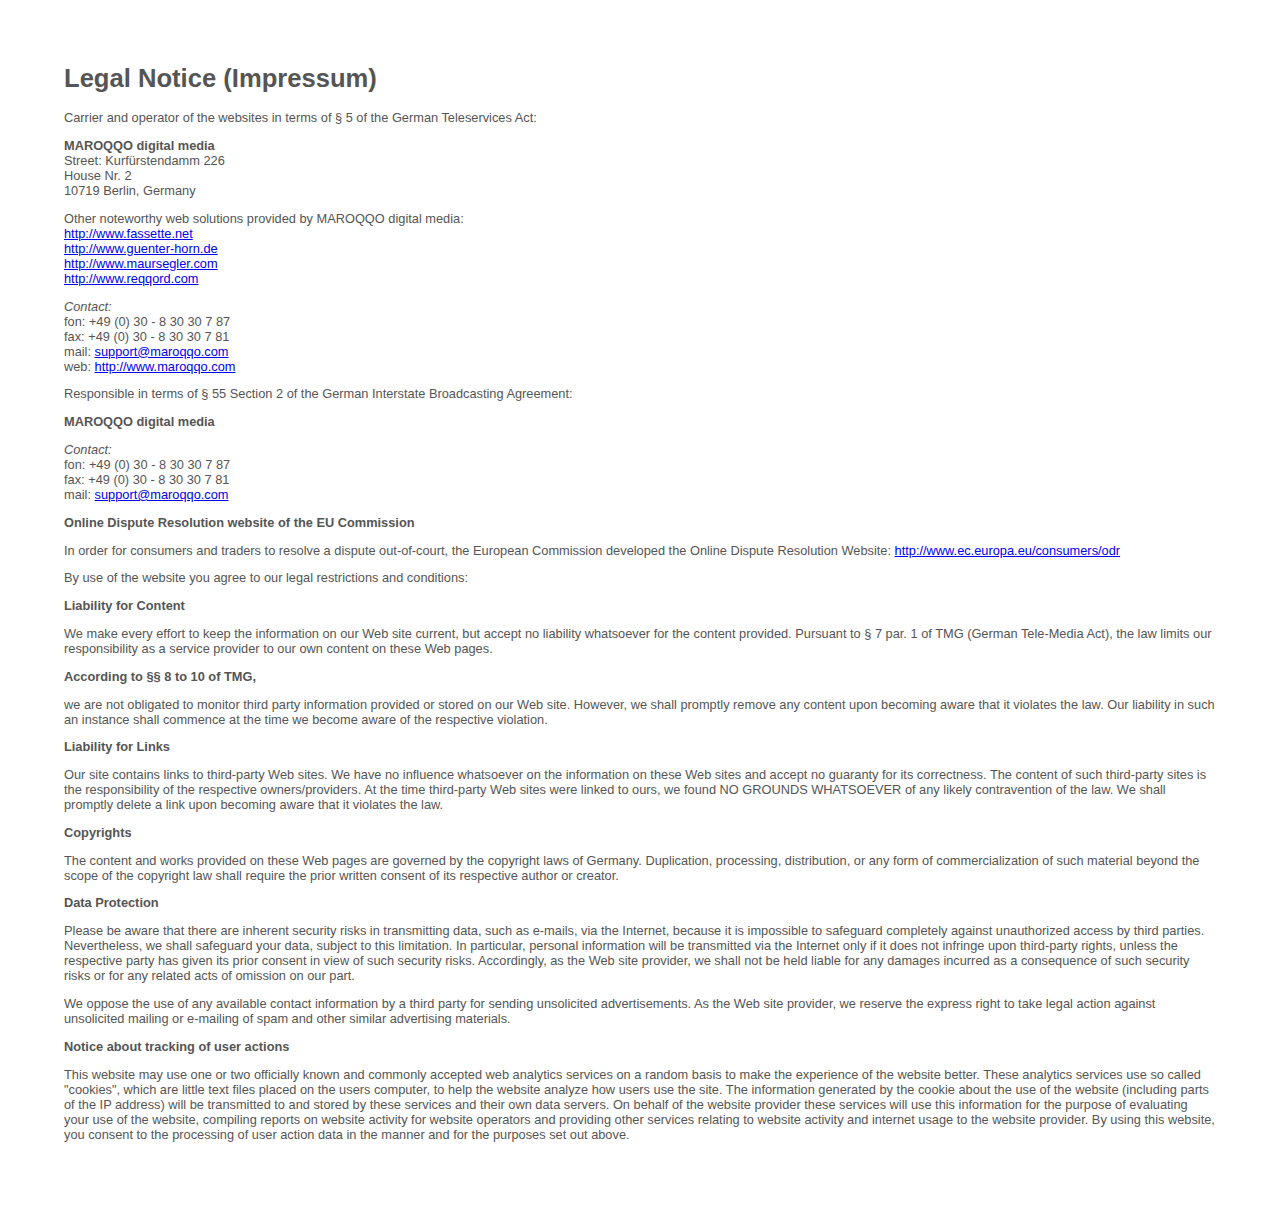
<file: legal-notice.html>
<html>
<header>
<title>MAROQQO | Legal Notice (Impressum)</title>
</header>
<body style="font-family:sans-serif;color:#555555;font-size:80%;margin:5%;">

<h1>Legal Notice (Impressum)</h1>

<p>Carrier and operator of the websites in terms of &#167; 5 of the German Teleservices Act:</p>
<p><strong>MAROQQO digital media</strong><br />
Street: Kurf&uuml;rstendamm 226<br />
House Nr. 2<br />
10719 Berlin, Germany
</p>

<p>Other noteworthy web solutions provided by MAROQQO digital media:<br />
<a href="http://www.fassette.net">http://www.fassette.net</a><br />
<a href="http://www.guenter-horn.de">http://www.guenter-horn.de</a><br />
<a href="http://www.maursegler.com">http://www.maursegler.com</a><br />
<a href="http://www.reqqord.com">http://www.reqqord.com</a>
</p>

<p><em>Contact:</em><br />
fon: +49 (0) 30 - 8 30 30 7 87<br />
fax: +49 (0) 30 - 8 30 30 7 81<br />
mail: <a href="mailto:support@maroqqo.com" rel="nofollow">support@maroqqo.com</a><br />
web: <a href="http://www.maroqqo.com" rel="nofollow">http://www.maroqqo.com</a>
</p>

<p>Responsible in terms of &#167; 55 Section 2 of the German Interstate Broadcasting Agreement:</p>

<p><strong>MAROQQO digital media</strong></p>
<p><em>Contact:</em><br />
fon: +49 (0) 30 - 8 30 30 7 87<br />
fax: +49 (0) 30 - 8 30 30 7 81<br />
mail: <a href="mailto:support@maroqqo.com" rel="nofollow">support@maroqqo.com</a><br />

<p><strong>Online Dispute Resolution website of the EU Commission</strong></p>
<p>In order for consumers and traders to resolve a dispute out-of-court, the European Commission developed the Online Dispute Resolution Website: <a href="http://www.ec.europa.eu/consumers/odr" rel="nofollow">http://www.ec.europa.eu/consumers/odr</a></p>
<p>By use of the website you agree to our legal restrictions and conditions:</p>

<p><strong>Liability for Content</strong></p>
<p>We make every effort to keep the information on our Web site current, but accept no liability whatsoever for the content provided. Pursuant to &#167; 7 par. 1 of TMG (German Tele-Media Act), the law limits our responsibility as a service provider to our own content on these Web pages.</p>

<p><strong>According to &#167;&#167; 8 to 10 of TMG,</strong></p>
<p>we are not obligated to monitor third party information provided or stored on our Web site. However, we shall promptly remove any content upon becoming aware that it violates the law. Our liability in such an instance shall commence at the time we become aware of the respective violation.<br />

<p><strong>Liability for Links</strong></p>
<p>Our site contains links to third-party Web sites. We have no influence whatsoever on the information on these Web sites and accept no guaranty for its correctness. The content of such third-party sites is the responsibility of the respective owners/providers. At the time third-party Web sites were linked to ours, we found NO GROUNDS WHATSOEVER of any likely contravention of the law. We shall promptly delete a link upon becoming aware that it violates the law.</p>

<p><strong>Copyrights</strong></p>
<p>The content and works provided on these Web pages are governed by the copyright laws of Germany. Duplication, processing, distribution, or any form of commercialization of such material beyond the scope of the copyright law shall require the prior written consent of its respective author or creator.</p>

<p><strong>Data Protection</strong></p>
<p>Please be aware that there are inherent security risks in transmitting data, such as e-mails, via the Internet, because it is impossible to safeguard completely against unauthorized access by third parties. Nevertheless, we shall safeguard your data, subject to this limitation. In particular, personal information will be transmitted via the Internet only if it does not infringe upon third-party rights, unless the respective party has given its prior consent in view of such security risks. Accordingly, as the Web site provider, we shall not be held liable for any damages incurred as a consequence of such security risks or for any related acts of omission on our part.</p>
<p>We oppose the use of any available contact information by a third party for sending unsolicited advertisements. As the Web site provider, we reserve the express right to take legal action against unsolicited mailing or e-mailing of spam and other similar advertising materials.</p>

<p><strong>Notice about tracking of user actions</strong></p>
<p>This website may use one or two officially known and commonly accepted web analytics services on a random basis to make the experience of the website better. These analytics services use so called "cookies", which are little text files placed on the users computer, to help the website analyze how users use the site. The information generated by the cookie about the use of the website (including parts of the IP address) will be transmitted to and stored by these services and their own data servers. On behalf of the website provider these services will use this information for the purpose of evaluating your use of the website, compiling reports on website activity for website operators and providing other services relating to website activity and internet usage to the website provider. By using this website, you consent to the processing of user action data in the manner and for the purposes set out above.</p>
</body>
</html>
</file>
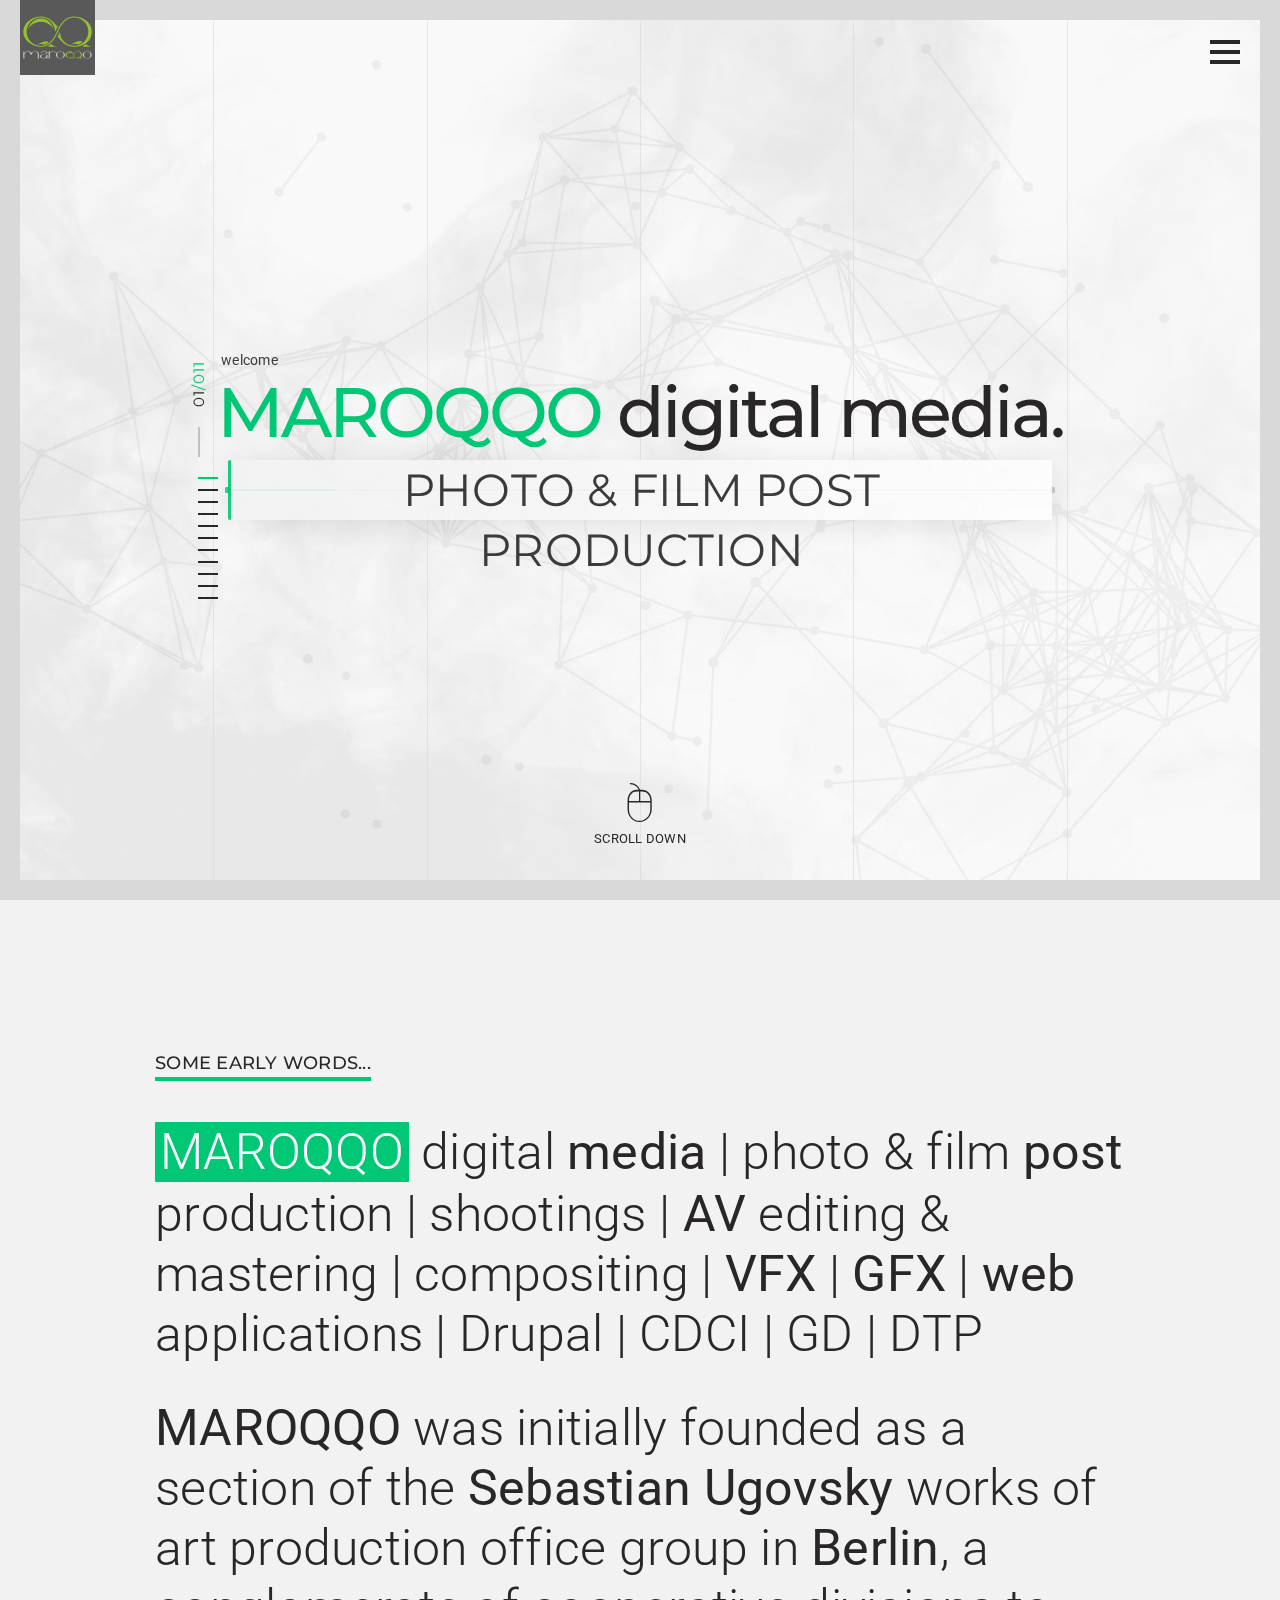
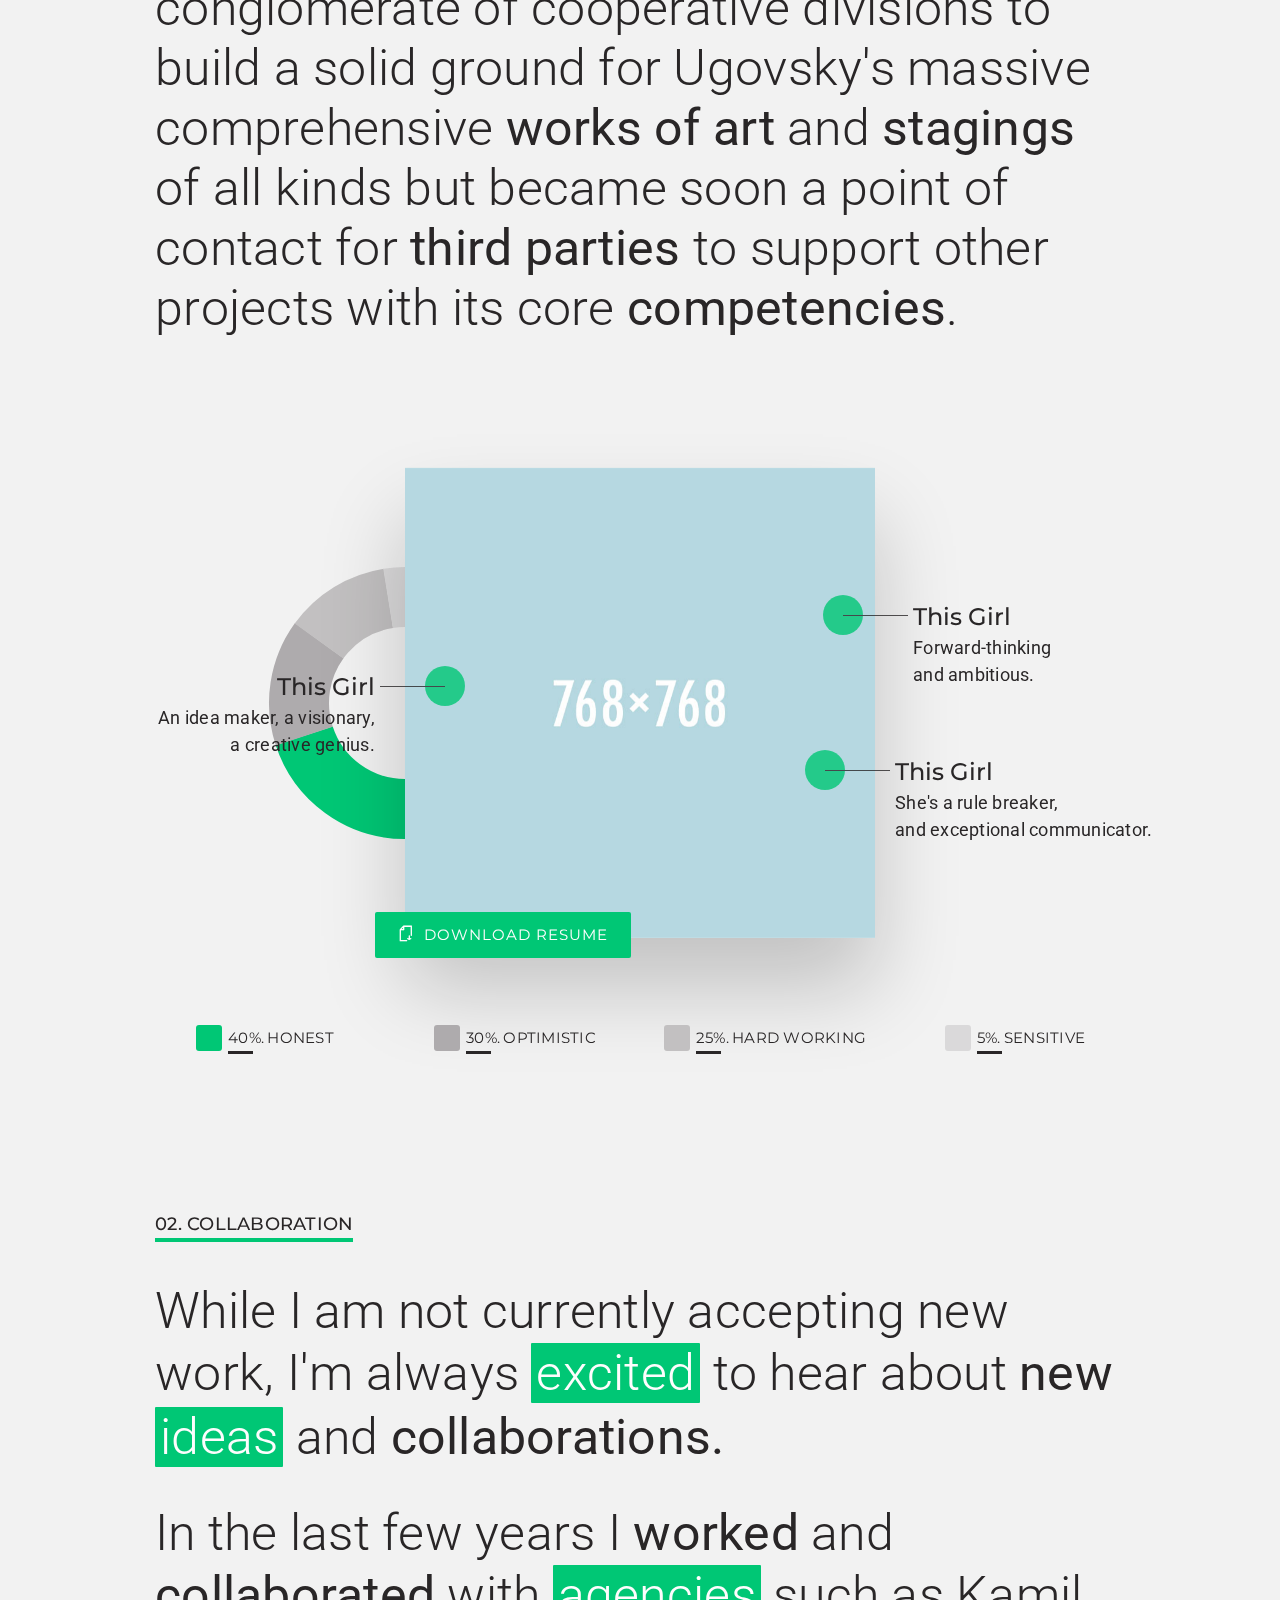
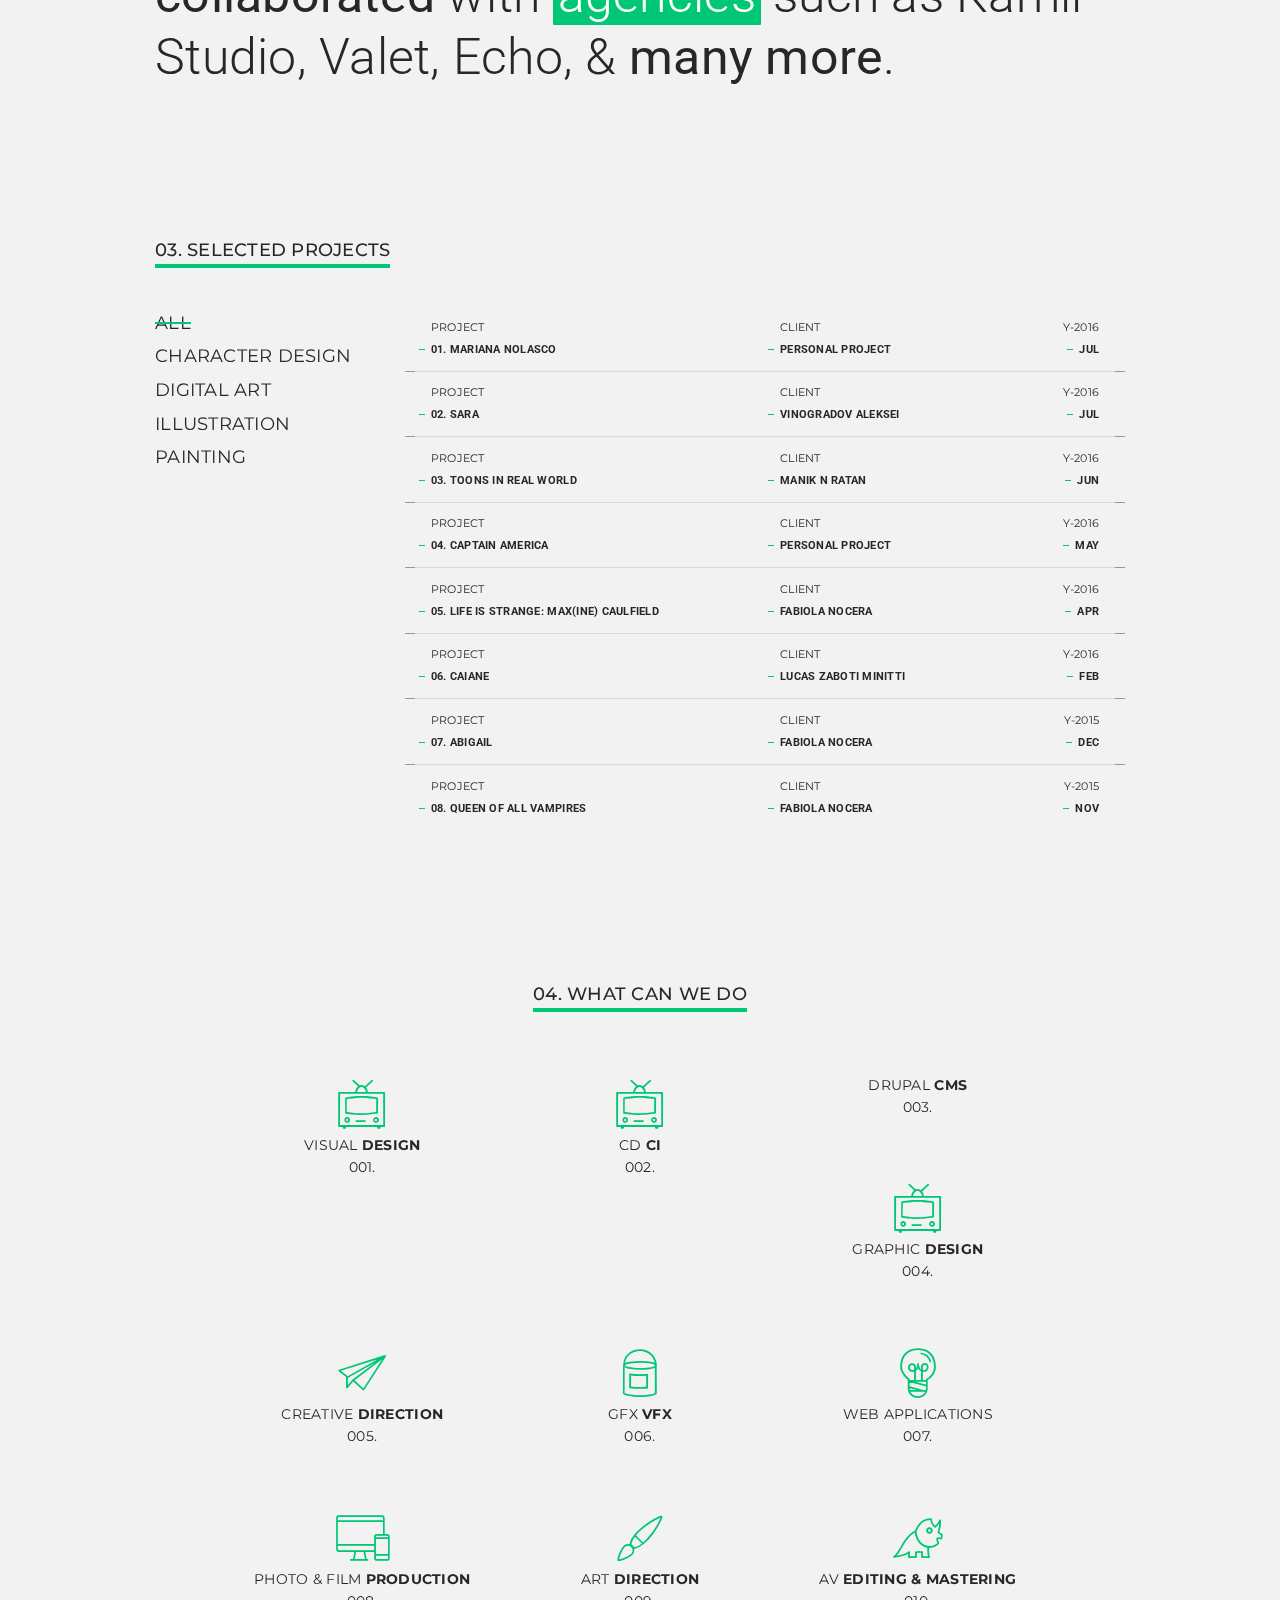
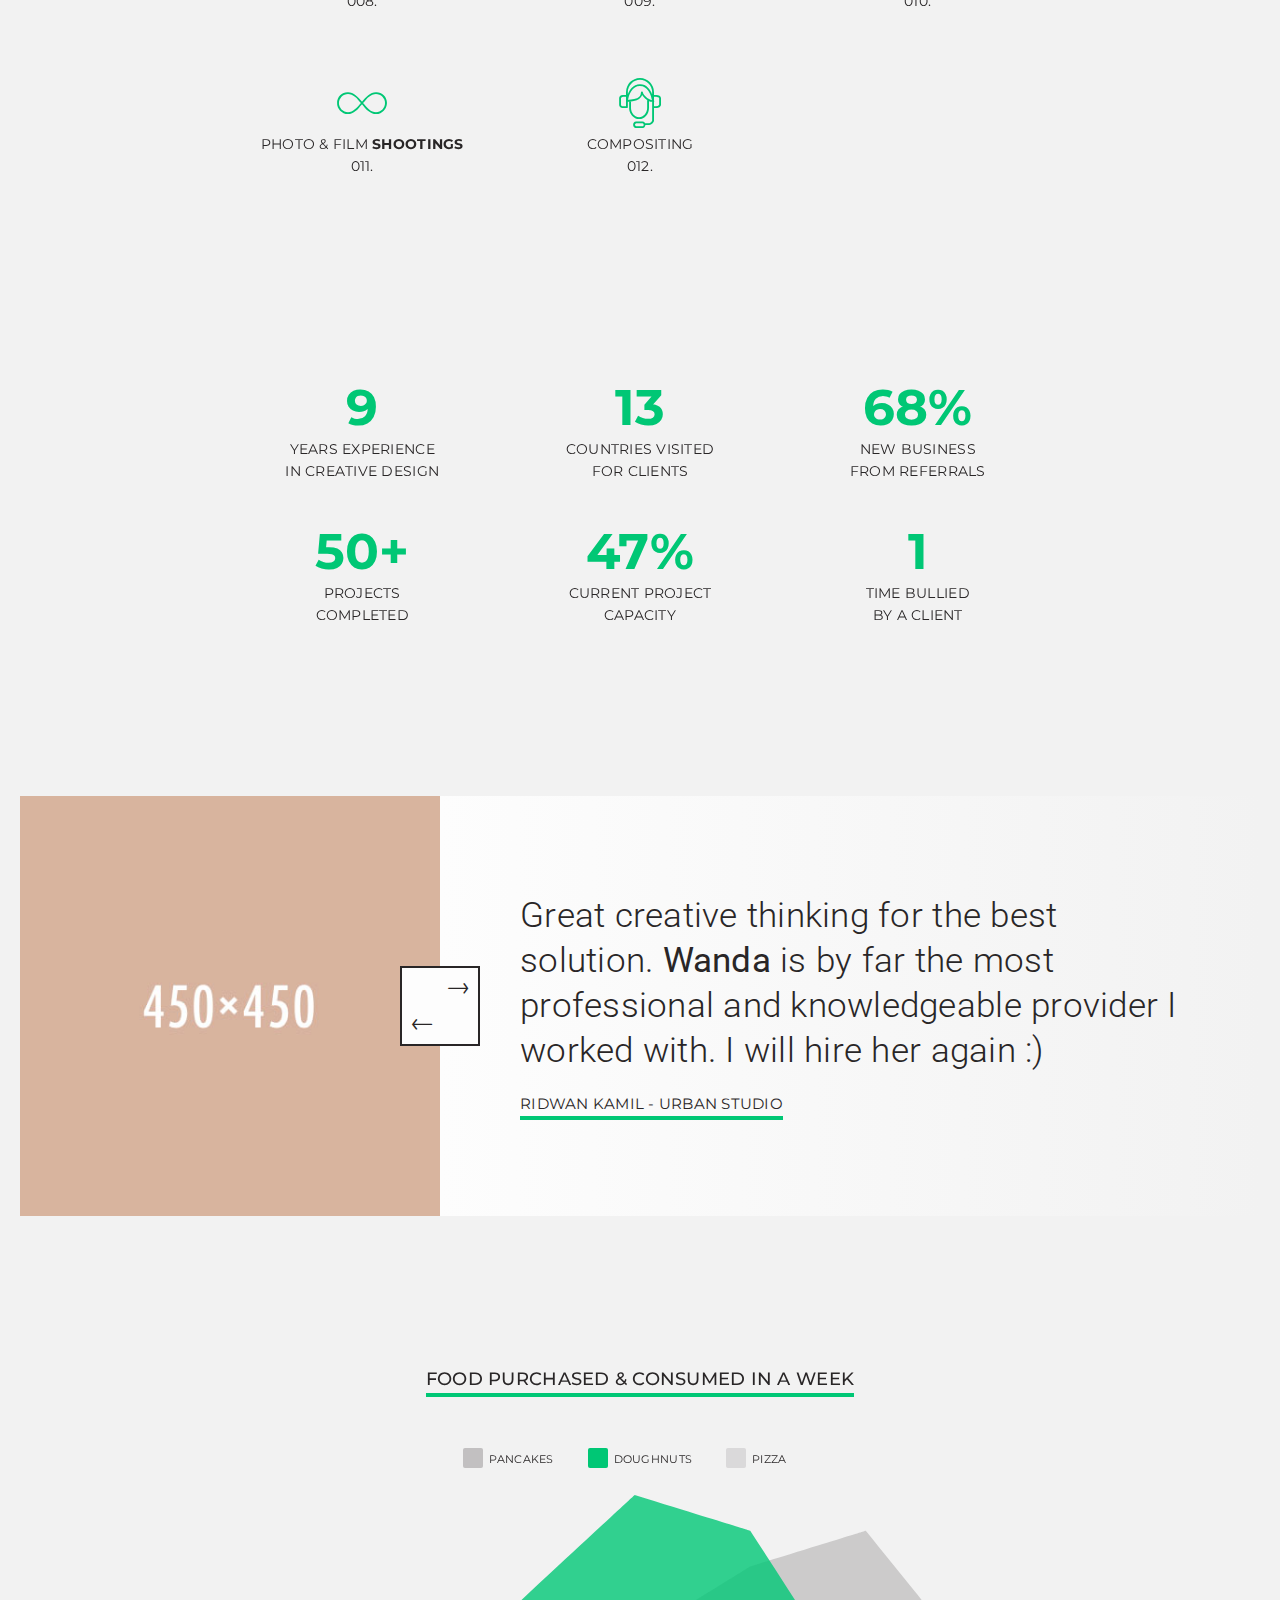
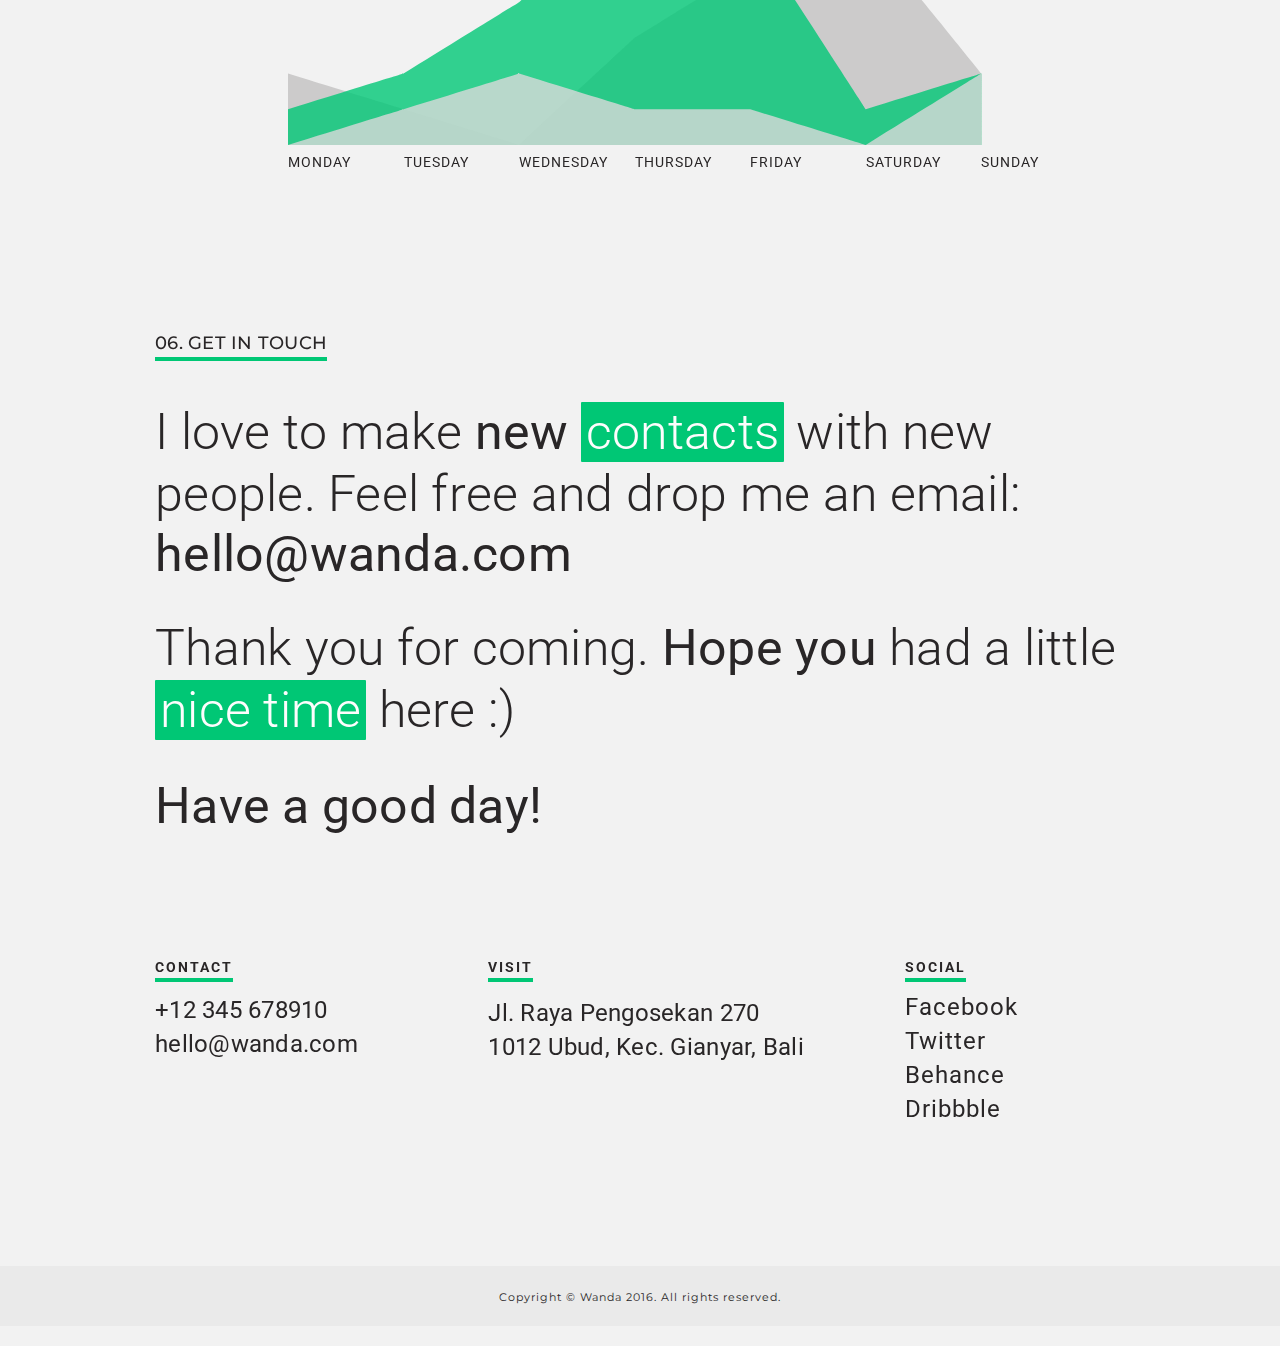
<file: preloader-custom-with-pace-js.html>
<!doctype html>
<!--[if lt IE 7]>      <html class="no-js lt-ie9 lt-ie8 lt-ie7" lang="en"> <![endif]-->
<!--[if IE 7]>         <html class="no-js lt-ie9 lt-ie8" lang="en"> <![endif]-->
<!--[if IE 8]>         <html class="no-js lt-ie9" lang="en"> <![endif]-->
<!--[if gt IE 8]><!--> <html class="no-js" lang="en"> <!--<![endif]-->
<head>
    <meta charset="utf-8">
    <title>MAROQQO | digital media</title>
    <meta name="description" content="The digital media support agency for GFX, VFX, photo and film editing and web applications."/>
    <meta name="keywords" content="GFX, VFX, portfolios, themes, web applications, photography, film editing"/>
    <meta name="viewport" content="width=device-width, initial-scale=1, maximum-scale=1.0, user-scalable=no">
    <meta http-equiv="X-UA-Compatible" content="IE=edge" />

    <!-- Loading Bootstrap CSS -->
    <link href="assets/plugins/bootstrap/css/bootstrap.min.css" rel="stylesheet" type="text/css">

    <!-- Loading Font Icons -->
    <link href="assets/plugins/icomoon/style.css" rel="stylesheet" type="text/css">
    <link href="assets/plugins/font-awesome/css/font-awesome.min.css" rel="stylesheet" type="text/css">

    <!-- Include all css plugins (below), or include individual files as needed -->
    <link href="assets/plugins/animate-css/animate.min.css" rel="stylesheet" type="text/css">
    <link href="assets/plugins/magnific-popup/magnific-popup.css" rel="stylesheet" type="text/css">
    <link href="assets/plugins/flexslider/flexslider.css" rel="stylesheet" type="text/css">
    <link href="assets/plugins/chartist-js/chartist.min.css" rel="stylesheet" type="text/css">
    <link href="assets/plugins/flickity/flickity.min.css" rel="stylesheet" type="text/css">

    <!-- Main CSS -->
    <link href="assets/css/styles.min.css" rel="stylesheet" type="text/css">

    <!-- Color CSS -->
    <!--<link href="assets/css/colors/blue.css" rel="stylesheet" type="text/css">-->

    <!-- Modernizr JS for IE8 support of HTML5 elements and media queries -->
    <!--[if lt IE 8]>
    <script src="assets/plugins/modernizr/modernizr.min.js"></script>
    <![endif]-->
</head>

<body id="page-top">
    <!--[if lt IE 8]>
        <p class="browserupgrade">You are using an <strong>outdated</strong> browser. Please <a href="http://browsehappy.com/">upgrade your browser</a> to improve your experience.</p>
    <![endif]-->


    <!-- PRELOADER START -->
    <div class="pace-preloader background-gray-light-2 height-100 position-fixed width-100 z-index-1000"></div>
    <!-- //PRELOADER END -->



    <!-- BORDER SITE START -->
    <div class="border-site bs-top"></div>
    <div class="border-site bs-right"></div>
    <div class="border-site bs-left"></div>
    <div class="border-site bs-bottom"></div>
    <!-- //BORDER SITE END -->



    <!-- NAV TRIGGER START -->
    <div class="nav-trigger nav-trigger-open">
        <div class="nav-toggle">
            <span></span>
            <span></span>
            <span></span>
        </div>
        <!-- //.nav-toggle -->
    </div>
    <!-- //NAV TRIGGER END -->



    <!-- NAVIGATION START -->
    <nav id="navigation" class="navbar navbar-fixed-top" role="navigation">
        <div class="container-fluid display-table height-100 width-100">
            <div class="display-table-cell vertical-align-middle width-100">
                <div class="nav-trigger nav-trigger-close">
                    <span></span>
                    <span></span>
                </div>
                <!-- //.nav-trigger -->

                <ul class="nav navbar-nav font-family-alt text-extra-large text-uppercase">
                    <li class="page-scroll">
                        <a href="#hero">Home</a>
                    </li>

                    <li class="page-scroll">
                        <a href="#introduction">some early words</a>
                    </li>

                    <li class="page-scroll">
                        <a href="#profile">Profile</a>
                    </li>

                    <li class="page-scroll">
                        <a href="#collaboration">Collaboration</a>
                    </li>

                    <li class="page-scroll">
                        <a href="#project">Projects</a>
                    </li>

                    <li class="page-scroll">
                        <a href="#studio">My Studio</a>
                    </li>

                    <li class="page-scroll">
                        <a href="#contact">Contact</a>
                    </li>
                </ul>
                <!-- //.navbar-nav -->

                <div class="nav-social no-padding-rl no-padding-bottom padding-15">
                    <div class="inner-content">
                        <ul class="list-unstyled list-inline font-family-alt no-letter-spacing text-extra-large">
                            <li>
                                <a href="#" target="_blank"><i class="fa fa-facebook"></i></a>
                            </li>

                            <li>
                                <a href="#" target="_blank"><i class="fa fa-twitter"></i></a>
                            </li>

                            <li>
                                <a href="#" target="_blank"><i class="fa fa-behance"></i></a>
                            </li>

                            <li>
                                <a href="#" target="_blank"><i class="fa fa-dribbble"></i></a>
                            </li>

                            <li>
                                <a href="#" target="_blank"><i class="fa fa-linkedin"></i></a>
                            </li>
                        </ul>

                        <span class="display-inline-block font-family-alt text-large">
                            hello@wanda.com
                        </span>
                    </div>
                    <!-- //.inner-content -->
                </div>
                <!-- //.nav-social -->
            </div>
            <!-- //.display-table-cell -->
        </div>
        <!-- //.container-fluid -->
    </nav>
    <!-- //NAVIGATION END -->



    <!-- HEADER START -->
    <header class="header">
        <div class="logo">
            <a href="#">
                <img src="assets/images/logo.png" alt="logo" class="img-responsive"/>
            </a>
        </div>
        <!-- //.logo -->
    </header>
    <!-- //HEADER END -->



    <!-- BACKGROUND GRID START -->
    <div class="background-grid">
        <div class="column"></div>
        <div class="column"></div>
        <div class="column"></div>
        <div class="column"></div>
        <div class="column"></div>
        <div class="column"></div>
    </div>
    <!-- //BACKGROUND GRID END -->



    <!-- SECTION - HERO START -->
    <section id="hero" class="section hero background-cover background-gray background-position-center height-100 no-padding-tb">
        <div class="section-content display-table width-100 height-100">
            <div class="container display-table-cell vertical-align-middle text-center">
                <div class="skrollable skrollable-between" data-0="opacity: 1; transform: translate3d(0px, 0px, 0px);" data-top-bottom="opacity: 0; transform: translate3d(0px, 300%, 0px);">
                    <div class="row">
                        <div class="col-md-12">
                            <div class="hero-title display-inline-block position-relative">
                                <span>welcome</span>

                                <h2 class="font-family-alt title-extra-large-4">
                                    <span class="text-color">MAROQQO</span> digital media.
                                </h2>
                            </div>
                            <!-- //.hero-title -->
                        </div>
                        <!-- //.col-md-12 -->
                    </div>
                    <!-- //.row -->

                    <div class="row">
                        <div class="col-xs-10 col-xs-offset-1 col-md-8 col-md-offset-2">
                            <div class="text-rotator margin-1 no-margin-rl">
                                <div class="text-rotator-item">
                                    <div class="item active">
                                        <span class="font-family-alt padding-1-5 no-padding-tb text-uppercase title-extra-large-2">
                                            photo &amp; film post production
                                        </span>
                                    </div>
                                    <!-- //.item -->

                                    <div class="item">
                                        <span class="font-family-alt padding-1-5 no-padding-tb text-uppercase title-extra-large-2">
                                            shootings
                                        </span>
                                    </div>
                                    <!-- //.item -->

                                    <div class="item">
                                        <span class="font-family-alt padding-1-5 no-padding-tb text-uppercase title-extra-large-2">
                                            AV editing &amp; mastering
                                        </span>
                                    </div>
                                    <!-- //.item -->
                                       <div class="item">
                                        <span class="font-family-alt padding-1-5 no-padding-tb text-uppercase title-extra-large-2">
                                            compositing
                                        </span>
                                    </div>
                                    <!-- //.item -->
                                       <div class="item">
                                        <span class="font-family-alt padding-1-5 no-padding-tb text-uppercase title-extra-large-2">
                                            VFX
                                        </span>
                                    </div>
                                    <!-- //.item -->
                                       <div class="item">
                                        <span class="font-family-alt padding-1-5 no-padding-tb text-uppercase title-extra-large-2">
                                            GFX
                                        </span>
                                    </div>
                                    <!-- //.item -->
                                       <div class="item">
                                        <span class="font-family-alt padding-1-5 no-padding-tb text-uppercase title-extra-large-2">
                                            web applications
                                        </span>
                                    </div>
                                    <!-- //.item -->
                                       <div class="item">
                                        <span class="font-family-alt padding-1-5 no-padding-tb text-uppercase title-extra-large-2">
                                            Drupal
                                        </span>
                                    </div>
                                    <!-- //.item -->
                                       <div class="item">
                                        <span class="font-family-alt padding-1-5 no-padding-tb text-uppercase title-extra-large-2">
                                            CDCI
                                        </span>
                                    </div>
                                    <!-- //.item -->
                                       <div class="item">
                                        <span class="font-family-alt padding-1-5 no-padding-tb text-uppercase title-extra-large-2">
                                            GD
                                        </span>
                                    </div>
                                    <!-- //.item -->
                                       <div class="item">
                                        <span class="font-family-alt padding-1-5 no-padding-tb text-uppercase title-extra-large-2">
                                            DTP
                                        </span>
                                    </div>
                                    <!-- //.item -->
                                </div>
                                <!-- //.text-rotator-item -->
                            </div>
                            <!-- //.text-rotator -->
                        </div>
                        <!-- //.col-xs-10 -->
                    </div>
                    <!-- //.row -->
                </div>
                <!-- //.skrollable -->
            </div>
            <!-- //.container -->
        </div>
        <!-- //.section-content -->

        <div class="scroll-down skrollable skrollable-between width-100" data-0="opacity: 1; transform: translate3d(0px, 0px, 0px);" data-top-bottom="opacity: 0; transform: translate3d(0px, 300%, 0px);">
            <div class="container">
                <div class="row">
                    <div class="col-md-12">
                        <div class="page-scroll text-center">
                            <a href="#introduction"><i class="icon-Mouse-2 icon-medium"></i></a>
                            <span class="display-block text-uppercase">Scroll Down</span>
                        </div>
                        <!-- //.page-scroll -->
                    </div>
                    <!-- //.col-md-12 -->
                </div>
                <!-- //.row -->
            </div>
            <!-- //.container -->
        </div>
        <!-- //.scroll-down -->
    </section>
    <!-- //SECTION - HERO END -->



    <!-- SECTION - INTRODUCTION START -->
    <section id="introduction" class="section background-gray-light no-padding-bottom">
        <div class="section-content">
            <div class="container">
                <div class="row">
                    <div class="col-md-12">
                        <h3 class="section-title display-inline-block font-family-alt margin-4 no-margin-rl no-margin-top text-extra-large text-uppercase title-underline">
                            some early words...
                        </h3>

                        <p class="font-weight-300 title-extra-large-3">
                            <span class="text-highlight">MAROQQO</span> digital <span class="font-weight-400">media</span> | photo &amp; film <span class="font-weight-400">post</span> production | shootings | <span class="font-weight-400">AV</span> editing &amp; mastering | compositing | <span class="font-weight-400">VFX</span> | <span class="font-weight-400">GFX</span> | <span class="font-weight-400">web</span> applications | Drupal | CDCI | GD | DTP
                        </p>

                        <p class="font-weight-300 margin-3-5 no-margin-bottom no-margin-rl title-extra-large-3">
                            <span class="font-weight-400">MAROQQO</span> was initially founded as a section of the <span class="font-weight-400">Sebastian Ugovsky</span> works of art production office group in <span class="font-weight-400">Berlin</span>, a conglomerate of cooperative divisions to build a solid ground for Ugovsky's massive comprehensive <span class="font-weight-400">works of art</span> and <span class="font-weight-400">stagings</span> of all kinds but became soon a point of contact for <span class="font-weight-400">third parties</span> to support other projects with its core <span class="font-weight-400">competencies</span>.
                        </p>
                    </div>
                    <!-- //.col-md-12 -->
                </div>
                <!-- //.row -->
            </div>
            <!-- //.container -->
        </div>
        <!-- //.section-content -->
    </section>
    <!-- //SECTION - INTRODUCTION END -->



    <!-- SECTION - PROFILE START -->
    <section id="profile" class="section background-gray-light no-padding-bottom">
        <div class="section-content">
            <div class="container">
                <div class="row">
                    <div class="col-sm-6 col-sm-offset-3">
                        <div class="profile">
                            <div class="profile-image">
                                <img src="assets/images/profile.jpg" alt="profile image" class="img-responsive"/>

                                <div class="profile-btn-download">
                                    <a href="#" class="btn btn-medium background-color font-family-alt text-large text-uppercase text-white">
                                        <i class="icon-File-Download font-weight-700"></i> Download Resume
                                    </a>
                                </div>
                                <!-- //.profile-btn-download -->
                            </div>
                            <!-- //.profile-image -->

                            <div class="profile-description">
                                <div class="item display-table text-right">
                                    <span class="circle on-right"></span>

                                    <div class="display-table-cell vertical-align-middle">
                                        <h4 class="font-family-alt no-letter-spacing title-medium">This Girl</h4>
                                        <h5 class="font-weight-400 text-extra-large">An idea maker, a visionary,<br>a creative genius.</h5>
                                    </div>
                                    <!-- //.display-table-cell -->
                                </div>
                                <!-- //.item -->

                                <div class="item display-table text-left">
                                    <span class="circle on-left"></span>

                                    <div class="display-table-cell vertical-align-middle">
                                        <h4 class="font-family-alt no-letter-spacing title-medium">This Girl</h4>
                                        <h5 class="font-weight-400 text-extra-large">Forward-thinking<br>and ambitious.</h5>
                                    </div>
                                    <!-- //.display-table-cell -->
                                </div>
                                <!-- //.item -->

                                <div class="item display-table text-left">
                                    <span class="circle on-left"></span>

                                    <div class="display-table-cell vertical-align-middle">
                                        <h4 class="font-family-alt no-letter-spacing title-medium">This Girl</h4>
                                        <h5 class="font-weight-400 text-extra-large">She's a rule breaker,<br>and exceptional communicator.</h5>
                                    </div>
                                    <!-- //.display-table-cell -->
                                </div>
                                <!-- //.item -->
                            </div>
                            <!-- //.profile-description -->
                        </div>
                        <!-- //.profile -->
                    </div>
                    <!-- //.col-sm-6 -->
                </div>
                <!-- //.row -->

                <div class="profile-chart margin-9 no-margin-bottom no-margin-rl">
                    <div class="row">
                        <div class="item col-xs-12 col-sm-3">
                            <span class="font-family-alt text-uppercase" data-percent="40">Honest</span>
                        </div>
                        <!-- //.item -->

                        <div class="item col-xs-12 col-sm-3">
                            <span class="font-family-alt text-uppercase" data-percent="30">Optimistic</span>
                        </div>
                        <!-- //.item -->

                        <div class="item col-xs-12 col-sm-3">
                            <span class="font-family-alt text-uppercase" data-percent="25">Hard Working</span>
                        </div>
                        <!-- //.item -->

                        <div class="item col-xs-12 col-sm-3">
                            <span class="font-family-alt text-uppercase" data-percent="5">Sensitive</span>
                        </div>
                        <!-- //.item -->
                    </div>
                    <!-- //.row -->
                </div>
                <!-- //.profile-chart -->
            </div>
            <!-- //.container -->
        </div>
        <!-- //.section-content -->
    </section>
    <!-- //SECTION - PROFILE END -->



    <!-- SECTION - COLLABORATION START -->
    <section id="collaboration" class="section background-gray-light no-padding-bottom">
        <div class="section-content">
            <div class="container">
                <div class="row">
                    <div class="col-md-12">
                        <h3 class="section-title display-inline-block font-family-alt margin-4 no-margin-rl no-margin-top text-extra-large text-uppercase title-underline">
                            02. Collaboration
                        </h3>

                        <p class="font-weight-300 title-extra-large-3">
                            While I am not currently accepting new work, I'm always <span class="text-highlight">excited</span> to hear about <span class="font-weight-400">new</span> <span class="text-highlight">ideas</span> and <span class="font-weight-400">collaborations.</span>
                        </p>

                        <p class="font-weight-300 margin-3-5 no-margin-bottom no-margin-rl title-extra-large-3">
                            In the last few years I <span class="font-weight-400">worked</span> and <span class="font-weight-400">collaborated</span> with <span class="text-highlight">agencies</span> such as Kamil Studio, Valet, Echo, & <span class="font-weight-400">many more</span>.
                        </p>
                    </div>
                    <!-- //.col-md-12 -->
                </div>
                <!-- //.row -->
            </div>
            <!-- //.container -->
        </div>
        <!-- //.section-content -->
    </section>
    <!-- //SECTION - COLLABORATION END -->



    <!-- SECTION - PROJECTS START -->
    <section id="project" class="section background-gray-light no-padding-bottom">
        <div class="section-content">
            <div class="container">
                <div class="row">
                    <div class="col-md-12">
                        <h3 class="section-title display-inline-block font-family-alt margin-4 no-margin-rl no-margin-top text-extra-large text-uppercase title-underline">
                            03. Selected Projects
                        </h3>
                    </div>
                    <!-- //.col-md-12 -->
                </div>
                <!-- //.row -->

                <div class="row">
                    <div class="col-md-3">
                        <div class="project-nav position-relative">
                            <span class="font-family-alt visible-xs visible-sm text-extra-large text-uppercase">
                                Filter Project:
                            </span>

                            <ul class="font-family-alt list-unstyled text-extra-large text-uppercase">
                                <li class="active padding-1-5 no-padding-rl">
                                    <a href="#" data-filter="*" class="display-inline-block">All</a>
                                </li>

                                <li class="padding-1-5 no-padding-rl">
                                    <a href="#" data-filter=".character-design" class="display-inline-block">Character Design</a>
                                </li>

                                <li class="padding-1-5 no-padding-rl">
                                    <a href="#" data-filter=".digital-art" class="display-inline-block">Digital Art</a>
                                </li>

                                <li class="padding-1-5 no-padding-rl">
                                    <a href="#" data-filter=".illustration" class="display-inline-block">Illustration</a>
                                </li>

                                <li class="padding-1-5 no-padding-rl">
                                    <a href="#" data-filter=".painting" class="display-inline-block">Painting</a>
                                </li>
                            </ul>
                        </div>
                        <!-- //.project-nav -->
                    </div>
                    <!-- //.col-md-3 -->

                    <div class="col-md-9">
                        <div class="projects background-gray-light width-100">

                            <!-- Project Item Start -->
                            <div class="item painting"
                                data-project-title="01. Mariana Nolasco"
                                data-project-about="Mariana Nolasco 2D. Lorem ipsum dolor sit amet, consectetur adipiscing elit, sed do eiusmod tempor incididunt ut labore et dolore magna aliqua. Ut enim ad minim veniam, quis nostrud exercitation ullamco laboris nisi ut aliquip ex ea commodo consequat."
                                data-project-img="assets/images/projects/01.jpg"
                                data-project-link="https://www.behance.net/gallery/38763759/mariana-nolasco-2d">

                                <span class="hover-bg"></span>

                                <div class="row width-100">
                                    <div class="item-col col-xs-9 col-sm-6">
                                        <span class="display-block font-family-alt text-small text-uppercase">
                                            Project
                                        </span>

                                        <span class="display-inline-block font-weight-700 has-sideline text-small text-uppercase position-relative">
                                            01. Mariana Nolasco
                                        </span>
                                    </div>
                                    <!-- //.item-col -->

                                    <div class="item-col col-sm-4 hidden-xs">
                                        <span class="display-block font-family-alt text-small text-uppercase">
                                            Client
                                        </span>

                                        <span class="display-inline-block font-weight-700 has-sideline text-small text-uppercase position-relative">
                                            Personal Project
                                        </span>
                                    </div>
                                    <!-- //.item-col -->

                                    <div class="item-col col-xs-3 col-sm-2 text-right">
                                        <span class="display-block font-family-alt text-small text-uppercase">
                                            Y-2016
                                        </span>

                                        <span class="display-inline-block font-weight-700 has-sideline text-small text-uppercase position-relative">
                                            Jul
                                        </span>
                                    </div>
                                    <!-- //.item-col -->
                                </div>
                                <!-- //.row -->
                            </div>
                            <!-- //.item -->

                            <div class="item digital-art illustration"
                                data-project-title="02. Sara"
                                data-project-about="Sara. Each girl has their own interesting features. Lorem ipsum dolor sit amet, consectetur adipiscing elit, sed do eiusmod tempor incididunt ut labore et dolore magna aliqua."
                                data-project-img="assets/images/projects/02.jpg"
                                data-project-link="https://www.behance.net/gallery/33544331/Portraits-2">

                                <span class="hover-bg"></span>

                                <div class="row width-100">
                                    <div class="item-col col-xs-9 col-sm-6">
                                        <span class="display-block font-family-alt text-small text-uppercase">
                                            Project
                                        </span>

                                        <span class="display-inline-block font-weight-700 has-sideline text-small text-uppercase position-relative">
                                            02. Sara
                                        </span>
                                    </div>
                                    <!-- //.item-col -->

                                    <div class="item-col col-sm-4 hidden-xs">
                                        <span class="display-block font-family-alt text-small text-uppercase">
                                            Client
                                        </span>

                                        <span class="display-inline-block font-weight-700 has-sideline text-small text-uppercase position-relative">
                                            Vinogradov Aleksei
                                        </span>
                                    </div>
                                    <!-- //.item-col -->

                                    <div class="item-col col-xs-3 col-sm-2 text-right">
                                        <span class="display-block font-family-alt text-small text-uppercase">
                                            Y-2016
                                        </span>

                                        <span class="display-inline-block font-weight-700 has-sideline text-small text-uppercase position-relative">
                                            Jul
                                        </span>
                                    </div>
                                    <!-- //.item-col -->
                                </div>
                                <!-- //.row -->
                            </div>
                            <!-- //.item -->

                            <div class="item character-design"
                                data-project-title="03. Toons in Real World"
                                data-project-about="I enjoy spending lazy times doodling. So, I planned to post atleast one doodle a day on my Instagram profile. Lorem ipsum dolor sit amet, consectetur adipiscing elit, sed do eiusmod tempor incididunt ut labore et dolore magna aliqua."
                                data-project-img="assets/images/projects/03.jpg"
                                data-project-link="https://www.behance.net/gallery/21879307/Toons-in-Real-world">

                                <span class="hover-bg"></span>

                                <div class="row width-100">
                                    <div class="item-col col-xs-9 col-sm-6">
                                        <span class="display-block font-family-alt text-small text-uppercase">
                                            Project
                                        </span>

                                        <span class="display-inline-block font-weight-700 has-sideline text-small text-uppercase position-relative">
                                            03. Toons in Real World
                                        </span>
                                    </div>
                                    <!-- //.item-col -->

                                    <div class="item-col col-sm-4 hidden-xs">
                                        <span class="display-block font-family-alt text-small text-uppercase">
                                            Client
                                        </span>

                                        <span class="display-inline-block font-weight-700 has-sideline text-small text-uppercase position-relative">
                                            Manik n Ratan
                                        </span>
                                    </div>
                                    <!-- //.item-col -->

                                    <div class="item-col col-xs-3 col-sm-2 text-right">
                                        <span class="display-block font-family-alt text-small text-uppercase">
                                            Y-2016
                                        </span>

                                        <span class="display-inline-block font-weight-700 has-sideline text-small text-uppercase position-relative">
                                            Jun
                                        </span>
                                    </div>
                                    <!-- //.item-col -->
                                </div>
                                <!-- //.row -->
                            </div>
                            <!-- //.item -->

                            <div class="item digital-art painting"
                                data-project-title="04. Captain America"
                                data-project-about="Captain America. Lorem ipsum dolor sit amet, consectetur adipiscing elit, sed do eiusmod tempor incididunt ut labore et dolore magna aliqua. Ut enim ad minim veniam, quis nostrud exercitation ullamco laboris nisi ut aliquip ex ea commodo consequat."
                                data-project-img="assets/images/projects/04.jpg"
                                data-project-link="https://www.behance.net/gallery/37556987/capital-america">

                                <span class="hover-bg"></span>

                                <div class="row width-100">
                                    <div class="item-col col-xs-9 col-sm-6">
                                        <span class="display-block font-family-alt text-small text-uppercase">
                                            Project
                                        </span>

                                        <span class="display-inline-block font-weight-700 has-sideline text-small text-uppercase position-relative">
                                            04. Captain America
                                        </span>
                                    </div>
                                    <!-- //.item-col -->

                                    <div class="item-col col-sm-4 hidden-xs">
                                        <span class="display-block font-family-alt text-small text-uppercase">
                                            Client
                                        </span>

                                        <span class="display-inline-block font-weight-700 has-sideline text-small text-uppercase position-relative">
                                            Personal Project
                                        </span>
                                    </div>
                                    <!-- //.item-col -->

                                    <div class="item-col col-xs-3 col-sm-2 text-right">
                                        <span class="display-block font-family-alt text-small text-uppercase">
                                            Y-2016
                                        </span>

                                        <span class="display-inline-block font-weight-700 has-sideline text-small text-uppercase position-relative">
                                            May
                                        </span>
                                    </div>
                                    <!-- //.item-col -->
                                </div>
                                <!-- //.row -->
                            </div>
                            <!-- //.item -->

                            <div class="item illustration"
                                data-project-title="05. Life is Strange: Max(ine) Caulfield"
                                data-project-about="Coloring study of Max Caulfield from videogame Life is Strange. Lorem ipsum dolor sit amet, consectetur adipiscing elit, sed do eiusmod tempor incididunt ut labore et dolore magna aliqua."
                                data-project-img="assets/images/projects/05.jpg"
                                data-project-link="https://www.behance.net/gallery/38719751/Life-is-Strange-Max(ine)-Caulfield">

                                <span class="hover-bg"></span>

                                <div class="row width-100">
                                    <div class="item-col col-xs-9 col-sm-6">
                                        <span class="display-block font-family-alt text-small text-uppercase">
                                            Project
                                        </span>

                                        <span class="display-inline-block font-weight-700 has-sideline text-small text-uppercase position-relative">
                                            05. Life is Strange: Max(ine) Caulfield
                                        </span>
                                    </div>
                                    <!-- //.item-col -->

                                    <div class="item-col col-sm-4 hidden-xs">
                                        <span class="display-block font-family-alt text-small text-uppercase">
                                            Client
                                        </span>

                                        <span class="display-inline-block has-sideline font-weight-700 text-small text-uppercase position-relative">
                                            Fabiola Nocera
                                        </span>
                                    </div>
                                    <!-- //.item-col -->

                                    <div class="item-col col-xs-3 col-sm-2 text-right">
                                        <span class="display-block font-family-alt text-small text-uppercase">
                                            Y-2016
                                        </span>

                                        <span class="display-inline-block font-weight-700 has-sideline text-small text-uppercase position-relative">
                                            Apr
                                        </span>
                                    </div>
                                    <!-- //.item-col -->
                                </div>
                                <!-- //.row -->
                            </div>
                            <!-- //.item -->

                            <div class="item digital-art character-design"
                                data-project-title="06. Caiane"
                                data-project-about="A funny caricature of a pretty girl. Lorem ipsum dolor sit amet, consectetur adipiscing elit, sed do eiusmod tempor incididunt ut labore et dolore magna aliqua. Ut enim ad minim veniam, quis nostrud exercitation ullamco laboris nisi ut aliquip ex ea commodo consequat."
                                data-project-img="assets/images/projects/06.jpg"
                                data-project-link="https://www.behance.net/gallery/29073249/Caiane">

                                <span class="hover-bg"></span>

                                <div class="row width-100">
                                    <div class="item-col col-xs-9 col-sm-6">
                                        <span class="display-block font-family-alt text-small text-uppercase">
                                            Project
                                        </span>

                                        <span class="display-inline-block font-weight-700 has-sideline text-small text-uppercase position-relative">
                                            06. Caiane
                                        </span>
                                    </div>
                                    <!-- //.item-col -->

                                    <div class="item-col col-sm-4 hidden-xs">
                                        <span class="display-block font-family-alt text-small text-uppercase">
                                            Client
                                        </span>

                                        <span class="display-inline-block font-weight-700 has-sideline text-small text-uppercase position-relative">
                                            Lucas Zaboti Minitti
                                        </span>
                                    </div>
                                    <!-- //.item-col -->

                                    <div class="item-col col-xs-3 col-sm-2 text-right">
                                        <span class="display-block font-family-alt text-small text-uppercase">
                                            Y-2016
                                        </span>

                                        <span class="display-inline-block font-weight-700 has-sideline text-small text-uppercase position-relative">
                                            Feb
                                        </span>
                                    </div>
                                    <!-- //.item-col -->
                                </div>
                                <!-- //.row -->
                            </div>
                            <!-- //.item -->

                            <div class="item painting"
                                data-project-title="07. Abigail"
                                data-project-about="Abigail is an original character i created a bit ago, for a short story I had in mind. Lorem ipsum dolor sit amet, consectetur adipiscing elit, sed do eiusmod tempor incididunt ut labore et dolore magna aliqua. Ut enim ad minim veniam, quis nostrud exercitation ullamco laboris nisi ut aliquip ex ea commodo consequat."
                                data-project-img="assets/images/projects/07.jpg"
                                data-project-link="https://www.behance.net/gallery/36279473/abigail-character-design">

                                <span class="hover-bg"></span>

                                <div class="row width-100">
                                    <div class="item-col col-xs-9 col-sm-6">
                                        <span class="display-block font-family-alt text-small text-uppercase">
                                            Project
                                        </span>

                                        <span class="display-inline-block font-weight-700 has-sideline text-small text-uppercase position-relative">
                                            07. Abigail
                                        </span>
                                    </div>
                                    <!-- //.item-col -->

                                    <div class="item-col col-sm-4 hidden-xs">
                                        <span class="display-block font-family-alt text-small text-uppercase">
                                            Client
                                        </span>

                                        <span class="display-inline-block font-weight-700 has-sideline text-small text-uppercase position-relative">
                                            Fabiola Nocera
                                        </span>
                                    </div>
                                    <!-- //.item-col -->

                                    <div class="item-col col-xs-3 col-sm-2 text-right">
                                        <span class="display-block font-family-alt text-small text-uppercase">
                                            Y-2015
                                        </span>

                                        <span class="display-inline-block font-weight-700 has-sideline text-small text-uppercase position-relative">
                                            Dec
                                        </span>
                                    </div>
                                    <!-- //.item-col -->
                                </div>
                                <!-- //.row -->
                            </div>
                            <!-- //.item -->

                            <div class="item digital-art illustration"
                                data-project-title="08. Queen of All Vampires"
                                data-project-about="Redesign of Marceline the Vampire Queen from Adventure Time. Lorem ipsum dolor sit amet, consectetur adipiscing elit, sed do eiusmod tempor incididunt ut labore et dolore magna aliqua. Ut enim ad minim veniam, quis nostrud exercitation ullamco laboris nisi ut aliquip ex ea commodo consequat."
                                data-project-img="assets/images/projects/08.jpg"
                                data-project-link="https://www.behance.net/gallery/40226865/Queen-of-all-vampires">

                                <span class="hover-bg"></span>

                                <div class="row width-100">
                                    <div class="item-col col-xs-9 col-sm-6">
                                        <span class="display-block font-family-alt text-small text-uppercase">
                                            Project
                                        </span>

                                        <span class="display-inline-block font-weight-700 has-sideline text-small text-uppercase position-relative">
                                            08. Queen of All Vampires
                                        </span>
                                    </div>
                                    <!-- //.item-col -->

                                    <div class="item-col col-sm-4 hidden-xs">
                                        <span class="display-block font-family-alt text-small text-uppercase">
                                            Client
                                        </span>

                                        <span class="display-inline-block font-weight-700 has-sideline text-small text-uppercase position-relative">
                                            Fabiola Nocera
                                        </span>
                                    </div>
                                    <!-- //.item-col -->

                                    <div class="item-col col-xs-3 col-sm-2 text-right">
                                        <span class="display-block font-family-alt text-small text-uppercase">
                                            Y-2015
                                        </span>

                                        <span class="display-inline-block font-weight-700 has-sideline text-small text-uppercase position-relative">
                                            Nov
                                        </span>
                                    </div>
                                    <!-- //.item-col -->
                                </div>
                                <!-- //.row -->
                            </div>
                            <!-- //Project Item End -->

                        </div>
                        <!-- //.projects -->
                    </div>
                    <!-- //.col-md-9 -->
                </div>
                <!-- //.row -->
            </div>
            <!-- //.container -->
        </div>
        <!-- //.section-content -->
    </section>
    <!-- //SECTION - PROJECTS END -->



    <!-- SECTION - SERVICES START -->
    <section id="services" class="section background-gray-light no-padding-bottom">
        <div class="section-content">
            <div class="container">
                <div class="row">
                    <div class="col-md-10 col-md-offset-1">
                        <div class="text-center">
                            <h3 class="section-title display-inline-block font-family-alt margin-4 no-margin-rl no-margin-top text-extra-large text-uppercase title-underline">
                                04. What Can We Do
                            </h3>
                        </div>
                        <!-- //.text-center -->
                    </div>
                    <!-- //.col-md-10 -->
                </div>
                <!-- //.row -->

                <div class="row">
                    <div class="col-md-10 col-md-offset-1">
                        <div class="row">
                            <div class="services-item col-sm-4">
                                <div class="inner-content font-family-alt text-center">
                                    <i class="icon-Old-TV text-color title-extra-large-3"></i>

                                    <span class="display-block text-medium text-uppercase">
                                        Visual <span class="font-weight-700">Design</span>
                                    </span>

                                    <span class="display-block text-medium text-uppercase">
                                        001.
                                    </span>
                                </div>
                                <!-- //.inner-content -->
                            </div>
                            <!-- //.services-item -->
                            
                            <div class="services-item col-sm-4">
                                <div class="inner-content font-family-alt text-center">
                                    <i class="icon-Old-TV text-color title-extra-large-3"></i>

                                    <span class="display-block text-medium text-uppercase">
                                        CD <span class="font-weight-700">CI</span>
                                    </span>

                                    <span class="clipboard text-medium text-uppercase">
                                        002.
                                    </span>
                                </div>
                                <!-- //.inner-content -->
                            </div>
                            <!-- //.services-item -->
                            
                            <div class="services-item col-sm-4">
                                <div class="inner-content font-family-alt text-center">
                                    <i class="droplet text-color title-extra-large-3"></i>

                                    <span class="display-block text-medium text-uppercase">
                                        Drupal <span class="font-weight-700">CMS</span>
                                    </span>

                                    <span class="display-block text-medium text-uppercase">
                                        003.
                                    </span>
                                </div>
                                <!-- //.inner-content -->
                            </div>
                            <!-- //.services-item -->
                            
                            <div class="services-item col-sm-4">
                                <div class="inner-content font-family-alt text-center">
                                    <i class="icon-Old-TV text-color title-extra-large-3"></i>

                                    <span class="display-block text-medium text-uppercase">
                                        Graphic <span class="font-weight-700">Design</span>
                                    </span>

                                    <span class="display text-medium text-uppercase">
                                        004.
                                    </span>
                                </div>
                                <!-- //.inner-content -->
                            </div>
                            <!-- //.services-item -->

                            <div class="services-item col-sm-4">
                                <div class="inner-content font-family-alt text-center">
                                    <i class="icon-Paper-Plane text-color title-extra-large-3"></i>

                                    <span class="display-block text-medium text-uppercase">
                                        Creative <span class="font-weight-700">Direction</span>
                                    </span>

                                    <span class="hipster text-medium text-uppercase">
                                        005.
                                    </span>
                                </div>
                                <!-- //.inner-content -->
                            </div>
                            <!-- //.services-item -->

                            <div class="services-item col-sm-4">
                                <div class="inner-content font-family-alt text-center">
                                    <i class="icon-Paint-Bucket text-color title-extra-large-3"></i>

                                    <span class="display-block text-medium text-uppercase">
                                        GFX <span class="font-weight-700">VFX</span>
                                    </span>

                                    <span class="magic-wand text-medium text-uppercase">
                                        006.
                                    </span>
                                </div>
                                <!-- //.inner-content -->
                            </div>
                            <!-- //.services-item -->

                            <div class="services-item col-sm-4">
                                <div class="inner-content font-family-alt text-center">
                                    <i class="icon-Light-Bulb2 text-color title-extra-large-3"></i>

                                    <span class="display-block text-medium text-uppercase">
                                        Web applications
                                    </span>

                                    <span class="earth text-medium text-uppercase">
                                        007.
                                    </span>
                                </div>
                                <!-- //.inner-content -->
                            </div>
                            <!-- //.services-item -->

                            <div class="services-item col-sm-4">
                                <div class="inner-content font-family-alt text-center">
                                    <i class="icon-Monitor-phone text-color title-extra-large-3"></i>

                                    <span class="display-block text-medium text-uppercase">
                                        photo &amp; film <span class="font-weight-700">production</span>
                                    </span>

                                    <span class="scissors text-medium text-uppercase">
                                        008.
                                    </span>
                                </div>
                                <!-- //.inner-content -->
                            </div>
                            <!-- //.services-item -->

                            <div class="services-item col-sm-4">
                                <div class="inner-content font-family-alt text-center">
                                    <i class="icon-Brush text-color title-extra-large-3"></i>

                                    <span class="display-block text-medium text-uppercase">
                                        Art <span class="font-weight-700">Direction</span>
                                    </span>

                                    <span class="display-block text-medium text-uppercase">
                                        009.
                                    </span>
                                </div>
                                <!-- //.inner-content -->
                            </div>
                            <!-- //.services-item -->

                            <div class="services-item col-sm-4">
                                <div class="inner-content font-family-alt text-center">
                                    <i class="icon-Dinosaur text-color title-extra-large-3"></i>

                                    <span class="display-block text-medium text-uppercase">
                                        AV <span class="font-weight-700">editing &amp; mastering</span>
                                    </span>

                                    <span class="equalizer2 text-medium text-uppercase">
                                        010.
                                    </span>
                                </div>
                                <!-- //.inner-content -->
                            </div>
                            <!-- //.services-item -->

                            <div class="services-item col-sm-4">
                                <div class="inner-content font-family-alt text-center">
                                    <i class="icon-Inifity text-color title-extra-large-3"></i>

                                    <span class="display-block text-medium text-uppercase">
                                        photo &amp; film <span class="font-weight-700">shootings</span>
                                    </span>

                                    <span class="video-camera text-medium text-uppercase">
                                        011.
                                    </span>
                                </div>
                                <!-- //.inner-content -->
                            </div>
                            <!-- //.services-item -->

                            <div class="services-item col-sm-4">
                                <div class="inner-content font-family-alt text-center">
                                    <i class="icon-Consulting text-color title-extra-large-3"></i>

                                    <span class="display-block text-medium text-uppercase">
                                        compositing
                                    </span>

                                    <span class="stack text-medium text-uppercase">
                                        012.
                                    </span>
                                </div>
                                <!-- //.inner-content -->
                            </div>
                            <!-- //.services-item -->
                        </div>
                        <!-- //.row -->
                    </div>
                    <!-- //.col-md-10 -->
                </div>
                <!-- //.row -->
            </div>
            <!-- //.container -->
        </div>
        <!-- //.section-content -->
    </section>
    <!-- //SECTION - SERVICES END -->



    <!-- SECTION - STUDIO START
    <section id="studio" class="section background-gray-light overflow-visible no-padding-bottom">
        <div class="section-content">
            <div class="container">
                <div class="row">
                    <div class="col-md-12">
                        <h3 class="section-title display-inline-block font-family-alt margin-4 no-margin-rl no-margin-top text-extra-large text-uppercase title-underline">
                            05. My Little Studio
                        </h3>
                    </div>
                    <!-- //.col-md-12 
                </div>
                <!-- //.row 
            </div>
            <!-- //.container

            <div class="gallery-carousel position-relative width-100">
                <div class="gallery-cell">
                    <span class="cell-number display-block font-weight-700 text-center title-large text-white">
                        01.
                    </span>

                    <img src="assets/images/studio/01.jpg" alt=""/>
                </div>
                <!-- //.gallery-cell

                <div class="gallery-cell">
                    <span class="cell-number display-block font-weight-700 text-center title-large text-white">
                        02.
                    </span>

                    <img src="assets/images/studio/02.jpg" alt=""/>
                </div>
                <!-- //.gallery-cell

                <div class="gallery-cell">
                    <span class="cell-number display-block font-weight-700 text-center title-large text-white">
                        03.
                    </span>

                    <img src="assets/images/studio/03.jpg" alt=""/>
                </div>
                <!-- //.gallery-cell

                <div class="gallery-cell">
                    <span class="cell-number display-block font-weight-700 text-center title-large text-white">
                        04.
                    </span>

                    <img src="assets/images/studio/04.jpg" alt=""/>
                </div>
                <!-- //.gallery-cell

                <div class="gallery-cell">
                    <span class="cell-number display-block font-weight-700 text-center title-large text-white">
                        05.
                    </span>

                    <img src="assets/images/studio/05.jpg" alt=""/>
                </div>
                <!-- //.gallery-cell

                <div class="gallery-cell">
                    <span class="cell-number display-block font-weight-700 text-center title-large text-white">
                        06.
                    </span>

                    <img src="assets/images/studio/06.jpg" alt=""/>
                </div>
                <!-- //.gallery-cell

                <div class="gallery-cell">
                    <span class="cell-number display-block font-weight-700 text-center title-large text-white">
                        07.
                    </span>

                    <img src="assets/images/studio/07.jpg" alt=""/>
                </div>
                <!-- //.gallery-cell

                <div class="gallery-nav background-white opacity-9 position-absolute">
                    <i class="icon-Triangle-ArrowLeft nav-previous display-block text-center title-large position-absolute"></i>
                    <i class="icon-Triangle-ArrowRight nav-next display-block text-center title-large position-absolute"></i>
                </div>
                <!-- //.gallery-nav
            </div>
            <!-- //.gallery-carousel
        </div>
        <!-- //.section-content
    </section>
    <!-- //SECTION - STUDIO END -->



    <!-- SECTION - MILESTONES START -->
    <section id="milestones" class="section background-gray-light no-padding-bottom">
        <div class="section-content">
            <div class="container">
                <div class="row">
                    <div class="col-md-10 col-md-offset-1">
                        <div class="row">
                            <div class="milestones-item col-sm-4">
                                <div class="inner-content font-family-alt text-center">
                                    <span class="display-block font-weight-700 text-color title-extra-large-3">
                                        9
                                    </span>

                                    <span class="display-block text-medium text-uppercase">
                                        Years Experience
                                        <br>
                                        in Creative Design
                                    </span>
                                </div>
                            </div>
                            <!-- //.milestones-item -->

                            <div class="milestones-item col-sm-4">
                                <div class="inner-content font-family-alt text-center">
                                    <span class="display-block font-weight-700 text-color title-extra-large-3">
                                        13
                                    </span>

                                    <span class="display-block text-medium text-uppercase">
                                        Countries Visited
                                        <br>
                                        for Clients
                                    </span>
                                </div>
                                <!-- //.inner-content -->
                            </div>
                            <!-- //.milestones-item -->

                            <div class="milestones-item col-sm-4">
                                <div class="inner-content font-family-alt text-center">
                                    <span class="display-block font-weight-700 text-color title-extra-large-3">
                                        68%
                                    </span>

                                    <span class="display-block text-medium text-uppercase">
                                        New Business
                                        <br>
                                        from Referrals
                                    </span>
                                </div>
                                <!-- //.inner-content -->
                            </div>
                            <!-- //.milestones-item -->

                            <div class="milestones-item col-sm-4">
                                <div class="inner-content font-family-alt text-center">
                                    <span class="display-block font-weight-700 text-color title-extra-large-3">
                                        50+
                                    </span>

                                    <span class="display-block text-medium text-uppercase">
                                        Projects
                                        <br>
                                        Completed
                                    </span>
                                </div>
                                <!-- //.inner-content -->
                            </div>
                            <!-- //.milestones-item -->

                            <div class="milestones-item col-sm-4">
                                <div class="inner-content font-family-alt text-center">
                                    <span class="display-block font-weight-700 text-color title-extra-large-3">
                                        47%
                                    </span>

                                    <span class="display-block text-medium text-uppercase">
                                        Current Project
                                        <br>
                                        Capacity
                                    </span>
                                </div>
                                <!-- //.inner-content -->
                            </div>
                            <!-- //.milestones-item -->

                            <div class="milestones-item col-sm-4">
                                <div class="inner-content font-family-alt text-center">
                                    <span class="display-block font-weight-700 text-color title-extra-large-3">
                                        1
                                    </span>

                                    <span class="display-block text-medium text-uppercase">
                                        Time Bullied
                                        <br>
                                        by a Client
                                    </span>
                                </div>
                                <!-- //.inner-content -->
                            </div>
                            <!-- //.milestones-item -->
                        </div>
                        <!-- //.row -->
                    </div>
                    <!-- //.col-md-12 -->
                </div>
                <!-- //.row -->
            </div>
            <!-- //.container -->
        </div>
        <!-- //.section-content -->
    </section>
    <!-- //SECTION - MILESTONES END -->



    <!-- SECTION - TESTIMONIAL START -->
    <section id="testimonial" class="section background-gray-light no-padding-bottom">
        <div class="section-content">
            <div class="testimonial-slider flexslider">
                <div class="slides">
                    <div class="item position-relative width-100">
                        <div class="testimonial-image height-100 position-absolute">
                            <img src="assets/images/testimonial/01.jpg" alt="" class="img-responsive"/>
                        </div>
                        <!-- //.testimonial-image -->

                        <div class="testimonial-content height-100">
                            <div class="display-table height-100">
                                <div class="display-table-cell vertical-align-middle">
                                    <p class="testimonial-quote display-block font-weight-300 title-extra-large">
                                        Great creative thinking for the best solution. <span class="font-weight-400">Wanda</span> is by far the most professional and knowledgeable provider I worked with. I will hire her again :)
                                    </p>

                                    <p class="testimonial-author display-inline-block font-family-alt margin-3 no-margin-bottom no-margin-rl text-large text-uppercase title-underline">
                                        Ridwan Kamil - Urban Studio
                                    </p>
                                </div>
                                <!-- //.display-table-cell -->
                            </div>
                            <!-- //.display-table -->
                        </div>
                        <!-- //.testimonial-content -->
                    </div>
                    <!-- //.item -->

                    <div class="item position-relative width-100">
                        <div class="testimonial-image height-100 position-absolute">
                            <img src="assets/images/testimonial/02.jpg" alt="" class="img-responsive"/>
                        </div>
                        <!-- //.testimonial-image -->

                        <div class="testimonial-content height-100">
                            <div class="display-table height-100">
                                <div class="display-table-cell vertical-align-middle">
                                    <p class="testimonial-quote display-block font-weight-300 title-extra-large">
                                        <span class="font-weight-400">Wanda</span> technical knowledge and branding experience came together and resulted in a site that is not only catching and interesting, but also one that is user-friendly.
                                    </p>

                                    <p class="testimonial-author display-inline-block font-family-alt margin-3 no-margin-bottom no-margin-rl text-large text-uppercase title-underline">
                                        Chairul Tanjung - Transmedia
                                    </p>
                                </div>
                                <!-- //.display-table-cell -->
                            </div>
                            <!-- //.display-table -->
                        </div>
                        <!-- //.testimonial-content -->
                    </div>
                    <!-- //.item -->

                    <div class="item position-relative width-100">
                        <div class="testimonial-image height-100 position-absolute">
                            <img src="assets/images/testimonial/03.jpg" alt="" class="img-responsive"/>
                        </div>
                        <!-- //.testimonial-image -->

                        <div class="testimonial-content height-100">
                            <div class="display-table height-100">
                                <div class="display-table-cell vertical-align-middle">
                                    <p class="testimonial-quote display-block font-weight-300 title-extra-large">
                                        As always <span class="font-weight-400">Wanda</span> did an excellent job in just few hours. Great communication and fast excecution. Thanks for great work :)
                                    </p>

                                    <p class="testimonial-author display-inline-block font-family-alt margin-3 no-margin-bottom no-margin-rl text-large text-uppercase title-underline">
                                        Eka Sari Lorena - Lorena Group
                                    </p>
                                </div>
                                <!-- //.display-table-cell -->
                            </div>
                            <!-- //.display-table -->
                        </div>
                        <!-- //.testimonial-content -->
                    </div>
                    <!-- //.item -->

                    <div class="item position-relative width-100">
                        <div class="testimonial-image height-100 position-absolute">
                            <img src="assets/images/testimonial/04.jpg" alt="" class="img-responsive"/>
                        </div>
                        <!-- //.testimonial-image -->

                        <div class="testimonial-content height-100">
                            <div class="display-table height-100">
                                <div class="display-table-cell vertical-align-middle">
                                    <p class="testimonial-quote display-block font-weight-300 title-extra-large">
                                        We called on <span class="font-weight-400">Wanda</span> to help us deliver on few projects with tight deadlines. She seamlessly integrated into our workflow and quickly became a key part of our team. Great job!
                                    </p>

                                    <p class="testimonial-author display-inline-block font-family-alt margin-3 no-margin-bottom no-margin-rl text-large text-uppercase title-underline">
                                        Wishnutama Kusubandio - Net Mediatama
                                    </p>
                                </div>
                                <!-- //.display-table-cell -->
                            </div>
                            <!-- //.display-table -->
                        </div>
                        <!-- //.testimonial-content -->
                    </div>
                    <!-- //.item -->
                </div>
                <!-- //.slides -->

                <div class="testimonial-slider-nav">
                    <i class="nav-previous icon-Left display-block font-weight-700 text-center title-small position-absolute"></i>
                    <i class="nav-next icon-Right display-block font-weight-700 text-center title-small position-absolute"></i>
                </div>
                <!-- //.testimonial-slider-nav -->
            </div>
            <!-- //.testimonial-slider -->
        </div>
        <!-- //.section-content -->
    </section>
    <!-- //SECTION - TESTIMONIAL END -->



    <!-- SECTION - STATS START -->
    <section id="stats" class="section background-gray-light no-padding-bottom">
        <div class="section-content">
            <div class="container">
                <div class="row">
                    <div class="col-md-10 col-md-offset-1">
                        <div class="text-center">
                            <h3 class="section-title display-inline-block font-family-alt text-extra-large text-uppercase title-underline">
                                Food Purchased & Consumed in a Week
                            </h3>
                        </div>
                        <!-- //.text-center -->

                        <div id="area-chart" class="area-chart-wrapper">
                            <div class="area-chart-graph"></div>

                            <div class="area-chart-data display-none">
                                <div class="area-chart-label">
                                    <span>Monday</span>
                                    <span>Tuesday</span>
                                    <span>Wednesday</span>
                                    <span>Thursday</span>
                                    <span>Friday</span>
                                    <span>Saturday</span>
                                    <span>Sunday</span>
                                </div>
                                <!-- //.area-chart-label -->

                                <div class="area-chart-series">
                                    <div class="series" data-legend="Pancakes">
                                        <span>3</span>
                                        <span>2</span>
                                        <span>1</span>
                                        <span>4</span>
                                        <span>6</span>
                                        <span>7</span>
                                        <span>3</span>
                                    </div>
                                    <!-- //.series -->

                                    <div class="series" data-legend="Doughnuts">
                                        <span>2</span>
                                        <span>3</span>
                                        <span>5</span>
                                        <span>8</span>
                                        <span>7</span>
                                        <span>2</span>
                                        <span>3</span>
                                    </div>
                                    <!-- //.series -->

                                    <div class="series" data-legend="Pizza">
                                        <span>1</span>
                                        <span>2</span>
                                        <span>3</span>
                                        <span>2</span>
                                        <span>2</span>
                                        <span>1</span>
                                        <span>3</span>
                                    </div>
                                    <!-- //.series -->
                                </div>
                                <!-- //.area-chart-series -->
                            </div>
                            <!-- //.area-chart-data -->
                        </div>
                        <!-- //.area-chart-wrapper -->
                    </div>
                    <!-- //.col-md-10 -->
                </div>
                <!-- //.row -->
            </div>
            <!-- //.container -->
        </div>
        <!-- //.section-content -->
    </section>
    <!-- //SECTION - STATS END -->



    <!-- SECTION - CONTACT START -->
    <section id="contact" class="section background-gray-light no-padding-bottom">
        <div class="section-content">
            <div class="container">
                <div class="row">
                    <div class="col-md-12">
                        <h3 class="section-title display-inline-block font-family-alt margin-4 no-margin-rl no-margin-top text-extra-large text-uppercase title-underline">
                            06. Get in Touch
                        </h3>

                        <p class="font-weight-300 title-extra-large-3">
                            I love to make <span class="font-weight-400">new</span> <span class="text-highlight">contacts</span> with new people.
                            Feel free and drop me an email: <span class="display-inline-block font-weight-400">hello@wanda.com</span>
                        </p>

                        <p class="font-weight-300 margin-3-5 no-margin-bottom no-margin-rl title-extra-large-3">
                            Thank you for coming. <span class="font-weight-400">Hope you </span> had a little <span class="text-highlight">nice time</span> here :)
                        </p>

                        <p class="margin-3-5 no-margin-bottom no-margin-rl title-extra-large-3">
                            Have a good day!
                        </p>
                    </div>
                    <!-- //.col-md-12 -->
                </div>
                <!-- //.row -->
            </div>
            <!-- //.container -->
        </div>
        <!-- //.section-content -->
    </section>
    <!-- //SECTION - CONTACT END -->



    <!-- FOOTER START -->
    <footer class="section footer background-gray-light">
        <div class="section-content">
            <div class="container">
                <div class="row">
                    <div class="footer-column col-sm-4">
                        <span class="display-inline-block font-weight-700 letter-spacing-2 margin-3-5 no-margin-rl no-margin-top text-medium text-uppercase title-underline">
                            Contact
                        </span>

                        <ul class="list-unstyled title-medium">
                            <li>+12 345 678910</li>
                            <li>hello@wanda.com</li>
                        </ul>
                    </div>
                    <!-- //.footer-column -->

                    <div class="footer-column col-sm-5">
                        <span class="display-inline-block font-weight-700 letter-spacing-2 margin-3-5 no-margin-rl no-margin-top text-medium text-uppercase title-underline">
                            Visit
                        </span>

                        <ul class="list-unstyled title-medium">
                            <li>Jl. Raya Pengosekan 270</li>
                            <li>1012 Ubud, Kec. Gianyar, Bali</li>
                        </ul>
                    </div>
                    <!-- //.footer-column -->

                    <div class="footer-column col-sm-3 text-medium">
                        <span class="display-inline-block font-weight-700 letter-spacing-2 margin-3-5 no-margin-rl no-margin-top text-medium text-uppercase title-underline">
                            Social
                        </span>

                        <ul class="list-unstyled letter-spacing-1 title-medium">
                            <li><a href="#" target="_blank">Facebook</a></li>
                            <li><a href="#" target="_blank">Twitter</a></li>
                            <li><a href="#" target="_blank">Behance</a></li>
                            <li><a href="#" target="_blank">Dribbble</a></li>
                        </ul>
                    </div>
                    <!-- //.footer-column -->
                </div>
                <!-- //.row -->
            </div>
            <!-- //.container -->
        </div>
        <!-- //.section-content -->

        <div class="copyright background-gray position-absolute text-center width-100">
            <span class="font-family-alt letter-spacing-1 line-height-none text-small">
                Copyright &copy; Wanda 2016. All rights reserved.
            </span>
        </div>
        <!-- //.copyright -->
    </footer>
    <!-- //FOOTER END -->


    <!-- Loading jQuery -->
    <script src="assets/plugins/jquery/jquery.min.js"></script>

    <!-- Loading Bootstrap JS -->
    <script src="assets/plugins/bootstrap/js/bootstrap.min.js"></script>

    <!-- Include all js plugins (below) -->
    <script src="assets/plugins/debouncer/debouncer.js"></script>
    <script src="assets/plugins/easing/jquery.easing.min.js"></script>
    <script src="assets/plugins/skrollr/skrollr.min.js"></script>
    <script src="assets/plugins/chartist-js/chartist.min.js"></script>
    <script src="assets/plugins/isotope/isotope.pkgd.min.js"></script>
    <script src="assets/plugins/magnific-popup/jquery.magnific-popup.min.js"></script>
    <script src="assets/plugins/flexslider/jquery.flexslider-min.js"></script>
    <script src="assets/plugins/tiny-scrollbar/jquery.tinyscrollbar.min.js"></script>
    <script src="assets/plugins/flickity/flickity.pkgd.min.js"></script>

    <!-- Preloader JS -->
    <script src="assets/plugins/pace/pace.min.js"></script>

    <!-- Loading Theme JS -->
    <script src="assets/js/main.js"></script>
    <script src="assets/js/text-rotator.js"></script>
    <script src="assets/js/project.js"></script>

</body>
</html>
</file>
<file: assets/plugins/icomoon/style.css>
@font-face {
	font-family: 'icomoon';
	src:url('fonts/icomoon.eot?-rdmvgc');
	src:url('fonts/icomoon.eot?#iefix-rdmvgc') format('embedded-opentype'),
		url('fonts/icomoon.woff?-rdmvgc') format('woff'),
		url('fonts/icomoon.ttf?-rdmvgc') format('truetype'),
		url('fonts/icomoon.svg?-rdmvgc#icomoon') format('svg');
	font-weight: normal;
	font-style: normal;
}

[class^="icon-"], [class*=" icon-"] {
	font-family: 'icomoon';
	speak: none;
	font-style: normal;
	font-weight: normal;
	font-variant: normal;
	text-transform: none;
	line-height: 1;

	/* Better Font Rendering =========== */
	-webkit-font-smoothing: antialiased;
	-moz-osx-font-smoothing: grayscale;
}

.icon-A-Z:before {
	content: "\e600";
}
.icon-Aa:before {
	content: "\e601";
}
.icon-Add-Bag:before {
	content: "\e602";
}
.icon-Add-Basket:before {
	content: "\e603";
}
.icon-Add-Cart:before {
	content: "\e604";
}
.icon-Add-File:before {
	content: "\e605";
}
.icon-Add-SpaceAfterParagraph:before {
	content: "\e606";
}
.icon-Add-SpaceBeforeParagraph:before {
	content: "\e607";
}
.icon-Add-User:before {
	content: "\e608";
}
.icon-Add-UserStar:before {
	content: "\e609";
}
.icon-Add-Window:before {
	content: "\e60a";
}
.icon-Add:before {
	content: "\e60b";
}
.icon-Address-Book:before {
	content: "\e60c";
}
.icon-Address-Book2:before {
	content: "\e60d";
}
.icon-Administrator:before {
	content: "\e60e";
}
.icon-Aerobics-2:before {
	content: "\e60f";
}
.icon-Aerobics-3:before {
	content: "\e610";
}
.icon-Aerobics:before {
	content: "\e611";
}
.icon-Affiliate:before {
	content: "\e612";
}
.icon-Aim:before {
	content: "\e613";
}
.icon-Air-Balloon:before {
	content: "\e614";
}
.icon-Airbrush:before {
	content: "\e615";
}
.icon-Airship:before {
	content: "\e616";
}
.icon-Alarm-Clock:before {
	content: "\e617";
}
.icon-Alarm-Clock2:before {
	content: "\e618";
}
.icon-Alarm:before {
	content: "\e619";
}
.icon-Alien-2:before {
	content: "\e61a";
}
.icon-Alien:before {
	content: "\e61b";
}
.icon-Aligator:before {
	content: "\e61c";
}
.icon-Align-Center:before {
	content: "\e61d";
}
.icon-Align-JustifyAll:before {
	content: "\e61e";
}
.icon-Align-JustifyCenter:before {
	content: "\e61f";
}
.icon-Align-JustifyLeft:before {
	content: "\e620";
}
.icon-Align-JustifyRight:before {
	content: "\e621";
}
.icon-Align-Left:before {
	content: "\e622";
}
.icon-Align-Right:before {
	content: "\e623";
}
.icon-Alpha:before {
	content: "\e624";
}
.icon-Ambulance:before {
	content: "\e625";
}
.icon-AMX:before {
	content: "\e626";
}
.icon-Anchor-2:before {
	content: "\e627";
}
.icon-Anchor:before {
	content: "\e628";
}
.icon-Android-Store:before {
	content: "\e629";
}
.icon-Android:before {
	content: "\e62a";
}
.icon-Angel-Smiley:before {
	content: "\e62b";
}
.icon-Angel:before {
	content: "\e62c";
}
.icon-Angry:before {
	content: "\e62d";
}
.icon-Apple-Bite:before {
	content: "\e62e";
}
.icon-Apple-Store:before {
	content: "\e62f";
}
.icon-Apple:before {
	content: "\e630";
}
.icon-Approved-Window:before {
	content: "\e631";
}
.icon-Aquarius-2:before {
	content: "\e632";
}
.icon-Aquarius:before {
	content: "\e633";
}
.icon-Archery-2:before {
	content: "\e634";
}
.icon-Archery:before {
	content: "\e635";
}
.icon-Argentina:before {
	content: "\e636";
}
.icon-Aries-2:before {
	content: "\e637";
}
.icon-Aries:before {
	content: "\e638";
}
.icon-Army-Key:before {
	content: "\e639";
}
.icon-Arrow-Around:before {
	content: "\e63a";
}
.icon-Arrow-Back3:before {
	content: "\e63b";
}
.icon-Arrow-Back:before {
	content: "\e63c";
}
.icon-Arrow-Back2:before {
	content: "\e63d";
}
.icon-Arrow-Barrier:before {
	content: "\e63e";
}
.icon-Arrow-Circle:before {
	content: "\e63f";
}
.icon-Arrow-Cross:before {
	content: "\e640";
}
.icon-Arrow-Down:before {
	content: "\e641";
}
.icon-Arrow-Down2:before {
	content: "\e642";
}
.icon-Arrow-Down3:before {
	content: "\e643";
}
.icon-Arrow-DowninCircle:before {
	content: "\e644";
}
.icon-Arrow-Fork:before {
	content: "\e645";
}
.icon-Arrow-Forward:before {
	content: "\e646";
}
.icon-Arrow-Forward2:before {
	content: "\e647";
}
.icon-Arrow-From:before {
	content: "\e648";
}
.icon-Arrow-Inside:before {
	content: "\e649";
}
.icon-Arrow-Inside45:before {
	content: "\e64a";
}
.icon-Arrow-InsideGap:before {
	content: "\e64b";
}
.icon-Arrow-InsideGap45:before {
	content: "\e64c";
}
.icon-Arrow-Into:before {
	content: "\e64d";
}
.icon-Arrow-Join:before {
	content: "\e64e";
}
.icon-Arrow-Junction:before {
	content: "\e64f";
}
.icon-Arrow-Left:before {
	content: "\e650";
}
.icon-Arrow-Left2:before {
	content: "\e651";
}
.icon-Arrow-LeftinCircle:before {
	content: "\e652";
}
.icon-Arrow-Loop:before {
	content: "\e653";
}
.icon-Arrow-Merge:before {
	content: "\e654";
}
.icon-Arrow-Mix:before {
	content: "\e655";
}
.icon-Arrow-Next:before {
	content: "\e656";
}
.icon-Arrow-OutLeft:before {
	content: "\e657";
}
.icon-Arrow-OutRight:before {
	content: "\e658";
}
.icon-Arrow-Outside:before {
	content: "\e659";
}
.icon-Arrow-Outside45:before {
	content: "\e65a";
}
.icon-Arrow-OutsideGap:before {
	content: "\e65b";
}
.icon-Arrow-OutsideGap45:before {
	content: "\e65c";
}
.icon-Arrow-Over:before {
	content: "\e65d";
}
.icon-Arrow-Refresh:before {
	content: "\e65e";
}
.icon-Arrow-Refresh2:before {
	content: "\e65f";
}
.icon-Arrow-Right:before {
	content: "\e660";
}
.icon-Arrow-Right2:before {
	content: "\e661";
}
.icon-Arrow-RightinCircle:before {
	content: "\e662";
}
.icon-Arrow-Shuffle:before {
	content: "\e663";
}
.icon-Arrow-Squiggly:before {
	content: "\e664";
}
.icon-Arrow-Through:before {
	content: "\e665";
}
.icon-Arrow-To:before {
	content: "\e666";
}
.icon-Arrow-TurnLeft:before {
	content: "\e667";
}
.icon-Arrow-TurnRight:before {
	content: "\e668";
}
.icon-Arrow-Up:before {
	content: "\e669";
}
.icon-Arrow-Up2:before {
	content: "\e66a";
}
.icon-Arrow-Up3:before {
	content: "\e66b";
}
.icon-Arrow-UpinCircle:before {
	content: "\e66c";
}
.icon-Arrow-XLeft:before {
	content: "\e66d";
}
.icon-Arrow-XRight:before {
	content: "\e66e";
}
.icon-Ask:before {
	content: "\e66f";
}
.icon-Assistant:before {
	content: "\e670";
}
.icon-Astronaut:before {
	content: "\e671";
}
.icon-At-Sign:before {
	content: "\e672";
}
.icon-ATM:before {
	content: "\e673";
}
.icon-Atom:before {
	content: "\e674";
}
.icon-Audio:before {
	content: "\e675";
}
.icon-Auto-Flash:before {
	content: "\e676";
}
.icon-Autumn:before {
	content: "\e677";
}
.icon-Baby-Clothes:before {
	content: "\e678";
}
.icon-Baby-Clothes2:before {
	content: "\e679";
}
.icon-Baby-Cry:before {
	content: "\e67a";
}
.icon-Baby:before {
	content: "\e67b";
}
.icon-Back2:before {
	content: "\e67c";
}
.icon-Back-Media:before {
	content: "\e67d";
}
.icon-Back-Music:before {
	content: "\e67e";
}
.icon-Back:before {
	content: "\e67f";
}
.icon-Background:before {
	content: "\e680";
}
.icon-Bacteria:before {
	content: "\e681";
}
.icon-Bag-Coins:before {
	content: "\e682";
}
.icon-Bag-Items:before {
	content: "\e683";
}
.icon-Bag-Quantity:before {
	content: "\e684";
}
.icon-Bag:before {
	content: "\e685";
}
.icon-Bakelite:before {
	content: "\e686";
}
.icon-Ballet-Shoes:before {
	content: "\e687";
}
.icon-Balloon:before {
	content: "\e688";
}
.icon-Banana:before {
	content: "\e689";
}
.icon-Band-Aid:before {
	content: "\e68a";
}
.icon-Bank:before {
	content: "\e68b";
}
.icon-Bar-Chart:before {
	content: "\e68c";
}
.icon-Bar-Chart2:before {
	content: "\e68d";
}
.icon-Bar-Chart3:before {
	content: "\e68e";
}
.icon-Bar-Chart4:before {
	content: "\e68f";
}
.icon-Bar-Chart5:before {
	content: "\e690";
}
.icon-Bar-Code:before {
	content: "\e691";
}
.icon-Barricade-2:before {
	content: "\e692";
}
.icon-Barricade:before {
	content: "\e693";
}
.icon-Baseball:before {
	content: "\e694";
}
.icon-Basket-Ball:before {
	content: "\e695";
}
.icon-Basket-Coins:before {
	content: "\e696";
}
.icon-Basket-Items:before {
	content: "\e697";
}
.icon-Basket-Quantity:before {
	content: "\e698";
}
.icon-Bat-2:before {
	content: "\e699";
}
.icon-Bat:before {
	content: "\e69a";
}
.icon-Bathrobe:before {
	content: "\e69b";
}
.icon-Batman-Mask:before {
	content: "\e69c";
}
.icon-Battery-0:before {
	content: "\e69d";
}
.icon-Battery-25:before {
	content: "\e69e";
}
.icon-Battery-50:before {
	content: "\e69f";
}
.icon-Battery-75:before {
	content: "\e6a0";
}
.icon-Battery-100:before {
	content: "\e6a1";
}
.icon-Battery-Charge:before {
	content: "\e6a2";
}
.icon-Bear:before {
	content: "\e6a3";
}
.icon-Beard-2:before {
	content: "\e6a4";
}
.icon-Beard-3:before {
	content: "\e6a5";
}
.icon-Beard:before {
	content: "\e6a6";
}
.icon-Bebo:before {
	content: "\e6a7";
}
.icon-Bee:before {
	content: "\e6a8";
}
.icon-Beer-Glass:before {
	content: "\e6a9";
}
.icon-Beer:before {
	content: "\e6aa";
}
.icon-Bell-2:before {
	content: "\e6ab";
}
.icon-Bell:before {
	content: "\e6ac";
}
.icon-Belt-2:before {
	content: "\e6ad";
}
.icon-Belt-3:before {
	content: "\e6ae";
}
.icon-Belt:before {
	content: "\e6af";
}
.icon-Berlin-Tower:before {
	content: "\e6b0";
}
.icon-Beta:before {
	content: "\e6b1";
}
.icon-Betvibes:before {
	content: "\e6b2";
}
.icon-Bicycle-2:before {
	content: "\e6b3";
}
.icon-Bicycle-3:before {
	content: "\e6b4";
}
.icon-Bicycle:before {
	content: "\e6b5";
}
.icon-Big-Bang:before {
	content: "\e6b6";
}
.icon-Big-Data:before {
	content: "\e6b7";
}
.icon-Bike-Helmet:before {
	content: "\e6b8";
}
.icon-Bikini:before {
	content: "\e6b9";
}
.icon-Bilk-Bottle2:before {
	content: "\e6ba";
}
.icon-Billing:before {
	content: "\e6bb";
}
.icon-Bing:before {
	content: "\e6bc";
}
.icon-Binocular:before {
	content: "\e6bd";
}
.icon-Bio-Hazard:before {
	content: "\e6be";
}
.icon-Biotech:before {
	content: "\e6bf";
}
.icon-Bird-DeliveringLetter:before {
	content: "\e6c0";
}
.icon-Bird:before {
	content: "\e6c1";
}
.icon-Birthday-Cake:before {
	content: "\e6c2";
}
.icon-Bisexual:before {
	content: "\e6c3";
}
.icon-Bishop:before {
	content: "\e6c4";
}
.icon-Bitcoin:before {
	content: "\e6c5";
}
.icon-Black-Cat:before {
	content: "\e6c6";
}
.icon-Blackboard:before {
	content: "\e6c7";
}
.icon-Blinklist:before {
	content: "\e6c8";
}
.icon-Block-Cloud:before {
	content: "\e6c9";
}
.icon-Block-Window:before {
	content: "\e6ca";
}
.icon-Blogger:before {
	content: "\e6cb";
}
.icon-Blood:before {
	content: "\e6cc";
}
.icon-Blouse:before {
	content: "\e6cd";
}
.icon-Blueprint:before {
	content: "\e6ce";
}
.icon-Board:before {
	content: "\e6cf";
}
.icon-Bodybuilding:before {
	content: "\e6d0";
}
.icon-Bold-Text:before {
	content: "\e6d1";
}
.icon-Bone:before {
	content: "\e6d2";
}
.icon-Bones:before {
	content: "\e6d3";
}
.icon-Book:before {
	content: "\e6d4";
}
.icon-Bookmark:before {
	content: "\e6d5";
}
.icon-Books-2:before {
	content: "\e6d6";
}
.icon-Books:before {
	content: "\e6d7";
}
.icon-Boom:before {
	content: "\e6d8";
}
.icon-Boot-2:before {
	content: "\e6d9";
}
.icon-Boot:before {
	content: "\e6da";
}
.icon-Bottom-ToTop:before {
	content: "\e6db";
}
.icon-Bow-2:before {
	content: "\e6dc";
}
.icon-Bow-3:before {
	content: "\e6dd";
}
.icon-Bow-4:before {
	content: "\e6de";
}
.icon-Bow-5:before {
	content: "\e6df";
}
.icon-Bow-6:before {
	content: "\e6e0";
}
.icon-Bow:before {
	content: "\e6e1";
}
.icon-Bowling-2:before {
	content: "\e6e2";
}
.icon-Bowling:before {
	content: "\e6e3";
}
.icon-Box2:before {
	content: "\e6e4";
}
.icon-Box-Close:before {
	content: "\e6e5";
}
.icon-Box-Full:before {
	content: "\e6e6";
}
.icon-Box-Open:before {
	content: "\e6e7";
}
.icon-Box-withFolders:before {
	content: "\e6e8";
}
.icon-Box:before {
	content: "\e6e9";
}
.icon-Boy:before {
	content: "\e6ea";
}
.icon-Bra:before {
	content: "\e6eb";
}
.icon-Brain-2:before {
	content: "\e6ec";
}
.icon-Brain-3:before {
	content: "\e6ed";
}
.icon-Brain:before {
	content: "\e6ee";
}
.icon-Brazil:before {
	content: "\e6ef";
}
.icon-Bread-2:before {
	content: "\e6f0";
}
.icon-Bread:before {
	content: "\e6f1";
}
.icon-Bridge:before {
	content: "\e6f2";
}
.icon-Brightkite:before {
	content: "\e6f3";
}
.icon-Broke-Link2:before {
	content: "\e6f4";
}
.icon-Broken-Link:before {
	content: "\e6f5";
}
.icon-Broom:before {
	content: "\e6f6";
}
.icon-Brush:before {
	content: "\e6f7";
}
.icon-Bucket:before {
	content: "\e6f8";
}
.icon-Bug:before {
	content: "\e6f9";
}
.icon-Building:before {
	content: "\e6fa";
}
.icon-Bulleted-List:before {
	content: "\e6fb";
}
.icon-Bus-2:before {
	content: "\e6fc";
}
.icon-Bus:before {
	content: "\e6fd";
}
.icon-Business-Man:before {
	content: "\e6fe";
}
.icon-Business-ManWoman:before {
	content: "\e6ff";
}
.icon-Business-Mens:before {
	content: "\e700";
}
.icon-Business-Woman:before {
	content: "\e701";
}
.icon-Butterfly:before {
	content: "\e702";
}
.icon-Button:before {
	content: "\e703";
}
.icon-Cable-Car:before {
	content: "\e704";
}
.icon-Cake:before {
	content: "\e705";
}
.icon-Calculator-2:before {
	content: "\e706";
}
.icon-Calculator-3:before {
	content: "\e707";
}
.icon-Calculator:before {
	content: "\e708";
}
.icon-Calendar-2:before {
	content: "\e709";
}
.icon-Calendar-3:before {
	content: "\e70a";
}
.icon-Calendar-4:before {
	content: "\e70b";
}
.icon-Calendar-Clock:before {
	content: "\e70c";
}
.icon-Calendar:before {
	content: "\e70d";
}
.icon-Camel:before {
	content: "\e70e";
}
.icon-Camera-2:before {
	content: "\e70f";
}
.icon-Camera-3:before {
	content: "\e710";
}
.icon-Camera-4:before {
	content: "\e711";
}
.icon-Camera-5:before {
	content: "\e712";
}
.icon-Camera-Back:before {
	content: "\e713";
}
.icon-Camera:before {
	content: "\e714";
}
.icon-Can-2:before {
	content: "\e715";
}
.icon-Can:before {
	content: "\e716";
}
.icon-Canada:before {
	content: "\e717";
}
.icon-Cancer-2:before {
	content: "\e718";
}
.icon-Cancer-3:before {
	content: "\e719";
}
.icon-Cancer:before {
	content: "\e71a";
}
.icon-Candle:before {
	content: "\e71b";
}
.icon-Candy-Cane:before {
	content: "\e71c";
}
.icon-Candy:before {
	content: "\e71d";
}
.icon-Cannon:before {
	content: "\e71e";
}
.icon-Cap-2:before {
	content: "\e71f";
}
.icon-Cap-3:before {
	content: "\e720";
}
.icon-Cap-Smiley:before {
	content: "\e721";
}
.icon-Cap:before {
	content: "\e722";
}
.icon-Capricorn-2:before {
	content: "\e723";
}
.icon-Capricorn:before {
	content: "\e724";
}
.icon-Car-2:before {
	content: "\e725";
}
.icon-Car-3:before {
	content: "\e726";
}
.icon-Car-Coins:before {
	content: "\e727";
}
.icon-Car-Items:before {
	content: "\e728";
}
.icon-Car-Wheel:before {
	content: "\e729";
}
.icon-Car:before {
	content: "\e72a";
}
.icon-Cardigan:before {
	content: "\e72b";
}
.icon-Cardiovascular:before {
	content: "\e72c";
}
.icon-Cart-Quantity:before {
	content: "\e72d";
}
.icon-Casette-Tape:before {
	content: "\e72e";
}
.icon-Cash-Register:before {
	content: "\e72f";
}
.icon-Cash-register2:before {
	content: "\e730";
}
.icon-Castle:before {
	content: "\e731";
}
.icon-Cat:before {
	content: "\e732";
}
.icon-Cathedral:before {
	content: "\e733";
}
.icon-Cauldron:before {
	content: "\e734";
}
.icon-CD-2:before {
	content: "\e735";
}
.icon-CD-Cover:before {
	content: "\e736";
}
.icon-CD:before {
	content: "\e737";
}
.icon-Cello:before {
	content: "\e738";
}
.icon-Celsius:before {
	content: "\e739";
}
.icon-Chacked-Flag:before {
	content: "\e73a";
}
.icon-Chair:before {
	content: "\e73b";
}
.icon-Charger:before {
	content: "\e73c";
}
.icon-Check-2:before {
	content: "\e73d";
}
.icon-Check:before {
	content: "\e73e";
}
.icon-Checked-User:before {
	content: "\e73f";
}
.icon-Checkmate:before {
	content: "\e740";
}
.icon-Checkout-Bag:before {
	content: "\e741";
}
.icon-Checkout-Basket:before {
	content: "\e742";
}
.icon-Checkout:before {
	content: "\e743";
}
.icon-Cheese:before {
	content: "\e744";
}
.icon-Cheetah:before {
	content: "\e745";
}
.icon-Chef-Hat:before {
	content: "\e746";
}
.icon-Chef-Hat2:before {
	content: "\e747";
}
.icon-Chef:before {
	content: "\e748";
}
.icon-Chemical-2:before {
	content: "\e749";
}
.icon-Chemical-3:before {
	content: "\e74a";
}
.icon-Chemical-4:before {
	content: "\e74b";
}
.icon-Chemical-5:before {
	content: "\e74c";
}
.icon-Chemical:before {
	content: "\e74d";
}
.icon-Chess-Board:before {
	content: "\e74e";
}
.icon-Chess:before {
	content: "\e74f";
}
.icon-Chicken:before {
	content: "\e750";
}
.icon-Chile:before {
	content: "\e751";
}
.icon-Chimney:before {
	content: "\e752";
}
.icon-China:before {
	content: "\e753";
}
.icon-Chinese-Temple:before {
	content: "\e754";
}
.icon-Chip:before {
	content: "\e755";
}
.icon-Chopsticks-2:before {
	content: "\e756";
}
.icon-Chopsticks:before {
	content: "\e757";
}
.icon-Christmas-Ball:before {
	content: "\e758";
}
.icon-Christmas-Bell:before {
	content: "\e759";
}
.icon-Christmas-Candle:before {
	content: "\e75a";
}
.icon-Christmas-Hat:before {
	content: "\e75b";
}
.icon-Christmas-Sleigh:before {
	content: "\e75c";
}
.icon-Christmas-Snowman:before {
	content: "\e75d";
}
.icon-Christmas-Sock:before {
	content: "\e75e";
}
.icon-Christmas-Tree:before {
	content: "\e75f";
}
.icon-Christmas:before {
	content: "\e760";
}
.icon-Chrome:before {
	content: "\e761";
}
.icon-Chrysler-Building:before {
	content: "\e762";
}
.icon-Cinema:before {
	content: "\e763";
}
.icon-Circular-Point:before {
	content: "\e764";
}
.icon-City-Hall:before {
	content: "\e765";
}
.icon-Clamp:before {
	content: "\e766";
}
.icon-Clapperboard-Close:before {
	content: "\e767";
}
.icon-Clapperboard-Open:before {
	content: "\e768";
}
.icon-Claps:before {
	content: "\e769";
}
.icon-Clef:before {
	content: "\e76a";
}
.icon-Clinic:before {
	content: "\e76b";
}
.icon-Clock-2:before {
	content: "\e76c";
}
.icon-Clock-3:before {
	content: "\e76d";
}
.icon-Clock-4:before {
	content: "\e76e";
}
.icon-Clock-Back:before {
	content: "\e76f";
}
.icon-Clock-Forward:before {
	content: "\e770";
}
.icon-Clock:before {
	content: "\e771";
}
.icon-Close-Window:before {
	content: "\e772";
}
.icon-Close:before {
	content: "\e773";
}
.icon-Clothing-Store:before {
	content: "\e774";
}
.icon-Cloud--:before {
	content: "\e775";
}
.icon-Cloud-:before {
	content: "\e776";
}
.icon-Cloud-Camera:before {
	content: "\e777";
}
.icon-Cloud-Computer:before {
	content: "\e778";
}
.icon-Cloud-Email:before {
	content: "\e779";
}
.icon-Cloud-Hail:before {
	content: "\e77a";
}
.icon-Cloud-Laptop:before {
	content: "\e77b";
}
.icon-Cloud-Lock:before {
	content: "\e77c";
}
.icon-Cloud-Moon:before {
	content: "\e77d";
}
.icon-Cloud-Music:before {
	content: "\e77e";
}
.icon-Cloud-Picture:before {
	content: "\e77f";
}
.icon-Cloud-Rain:before {
	content: "\e780";
}
.icon-Cloud-Remove:before {
	content: "\e781";
}
.icon-Cloud-Secure:before {
	content: "\e782";
}
.icon-Cloud-Settings:before {
	content: "\e783";
}
.icon-Cloud-Smartphone:before {
	content: "\e784";
}
.icon-Cloud-Snow:before {
	content: "\e785";
}
.icon-Cloud-Sun:before {
	content: "\e786";
}
.icon-Cloud-Tablet:before {
	content: "\e787";
}
.icon-Cloud-Video:before {
	content: "\e788";
}
.icon-Cloud-Weather:before {
	content: "\e789";
}
.icon-Cloud:before {
	content: "\e78a";
}
.icon-Clouds-Weather:before {
	content: "\e78b";
}
.icon-Clouds:before {
	content: "\e78c";
}
.icon-Clown:before {
	content: "\e78d";
}
.icon-CMYK:before {
	content: "\e78e";
}
.icon-Coat:before {
	content: "\e78f";
}
.icon-Cocktail:before {
	content: "\e790";
}
.icon-Coconut:before {
	content: "\e791";
}
.icon-Code-Window:before {
	content: "\e792";
}
.icon-Coding:before {
	content: "\e793";
}
.icon-Coffee-2:before {
	content: "\e794";
}
.icon-Coffee-Bean:before {
	content: "\e795";
}
.icon-Coffee-Machine:before {
	content: "\e796";
}
.icon-Coffee-toGo:before {
	content: "\e797";
}
.icon-Coffee:before {
	content: "\e798";
}
.icon-Coffin:before {
	content: "\e799";
}
.icon-Coin:before {
	content: "\e79a";
}
.icon-Coins-2:before {
	content: "\e79b";
}
.icon-Coins-3:before {
	content: "\e79c";
}
.icon-Coins:before {
	content: "\e79d";
}
.icon-Colombia:before {
	content: "\e79e";
}
.icon-Colosseum:before {
	content: "\e79f";
}
.icon-Column-2:before {
	content: "\e7a0";
}
.icon-Column-3:before {
	content: "\e7a1";
}
.icon-Column:before {
	content: "\e7a2";
}
.icon-Comb-2:before {
	content: "\e7a3";
}
.icon-Comb:before {
	content: "\e7a4";
}
.icon-Communication-Tower:before {
	content: "\e7a5";
}
.icon-Communication-Tower2:before {
	content: "\e7a6";
}
.icon-Compass-2:before {
	content: "\e7a7";
}
.icon-Compass-3:before {
	content: "\e7a8";
}
.icon-Compass-4:before {
	content: "\e7a9";
}
.icon-Compass-Rose:before {
	content: "\e7aa";
}
.icon-Compass:before {
	content: "\e7ab";
}
.icon-Computer-2:before {
	content: "\e7ac";
}
.icon-Computer-3:before {
	content: "\e7ad";
}
.icon-Computer-Secure:before {
	content: "\e7ae";
}
.icon-Computer:before {
	content: "\e7af";
}
.icon-Conference:before {
	content: "\e7b0";
}
.icon-Confused:before {
	content: "\e7b1";
}
.icon-Conservation:before {
	content: "\e7b2";
}
.icon-Consulting:before {
	content: "\e7b3";
}
.icon-Contrast:before {
	content: "\e7b4";
}
.icon-Control-2:before {
	content: "\e7b5";
}
.icon-Control:before {
	content: "\e7b6";
}
.icon-Cookie-Man:before {
	content: "\e7b7";
}
.icon-Cookies:before {
	content: "\e7b8";
}
.icon-Cool-Guy:before {
	content: "\e7b9";
}
.icon-Cool:before {
	content: "\e7ba";
}
.icon-Copyright:before {
	content: "\e7bb";
}
.icon-Costume:before {
	content: "\e7bc";
}
.icon-Couple-Sign:before {
	content: "\e7bd";
}
.icon-Cow:before {
	content: "\e7be";
}
.icon-CPU:before {
	content: "\e7bf";
}
.icon-Crane:before {
	content: "\e7c0";
}
.icon-Cranium:before {
	content: "\e7c1";
}
.icon-Credit-Card:before {
	content: "\e7c2";
}
.icon-Credit-Card2:before {
	content: "\e7c3";
}
.icon-Credit-Card3:before {
	content: "\e7c4";
}
.icon-Cricket:before {
	content: "\e7c5";
}
.icon-Criminal:before {
	content: "\e7c6";
}
.icon-Croissant:before {
	content: "\e7c7";
}
.icon-Crop-2:before {
	content: "\e7c8";
}
.icon-Crop-3:before {
	content: "\e7c9";
}
.icon-Crown-2:before {
	content: "\e7ca";
}
.icon-Crown:before {
	content: "\e7cb";
}
.icon-Crying:before {
	content: "\e7cc";
}
.icon-Cube-Molecule:before {
	content: "\e7cd";
}
.icon-Cube-Molecule2:before {
	content: "\e7ce";
}
.icon-Cupcake:before {
	content: "\e7cf";
}
.icon-Cursor-Click:before {
	content: "\e7d0";
}
.icon-Cursor-Click2:before {
	content: "\e7d1";
}
.icon-Cursor-Move:before {
	content: "\e7d2";
}
.icon-Cursor-Move2:before {
	content: "\e7d3";
}
.icon-Cursor-Select:before {
	content: "\e7d4";
}
.icon-Cursor:before {
	content: "\e7d5";
}
.icon-D-Eyeglasses:before {
	content: "\e7d6";
}
.icon-D-Eyeglasses2:before {
	content: "\e7d7";
}
.icon-Dam:before {
	content: "\e7d8";
}
.icon-Danemark:before {
	content: "\e7d9";
}
.icon-Danger-2:before {
	content: "\e7da";
}
.icon-Danger:before {
	content: "\e7db";
}
.icon-Dashboard:before {
	content: "\e7dc";
}
.icon-Data-Backup:before {
	content: "\e7dd";
}
.icon-Data-Block:before {
	content: "\e7de";
}
.icon-Data-Center:before {
	content: "\e7df";
}
.icon-Data-Clock:before {
	content: "\e7e0";
}
.icon-Data-Cloud:before {
	content: "\e7e1";
}
.icon-Data-Compress:before {
	content: "\e7e2";
}
.icon-Data-Copy:before {
	content: "\e7e3";
}
.icon-Data-Download:before {
	content: "\e7e4";
}
.icon-Data-Financial:before {
	content: "\e7e5";
}
.icon-Data-Key:before {
	content: "\e7e6";
}
.icon-Data-Lock:before {
	content: "\e7e7";
}
.icon-Data-Network:before {
	content: "\e7e8";
}
.icon-Data-Password:before {
	content: "\e7e9";
}
.icon-Data-Power:before {
	content: "\e7ea";
}
.icon-Data-Refresh:before {
	content: "\e7eb";
}
.icon-Data-Save:before {
	content: "\e7ec";
}
.icon-Data-Search:before {
	content: "\e7ed";
}
.icon-Data-Security:before {
	content: "\e7ee";
}
.icon-Data-Settings:before {
	content: "\e7ef";
}
.icon-Data-Sharing:before {
	content: "\e7f0";
}
.icon-Data-Shield:before {
	content: "\e7f1";
}
.icon-Data-Signal:before {
	content: "\e7f2";
}
.icon-Data-Storage:before {
	content: "\e7f3";
}
.icon-Data-Stream:before {
	content: "\e7f4";
}
.icon-Data-Transfer:before {
	content: "\e7f5";
}
.icon-Data-Unlock:before {
	content: "\e7f6";
}
.icon-Data-Upload:before {
	content: "\e7f7";
}
.icon-Data-Yes:before {
	content: "\e7f8";
}
.icon-Data:before {
	content: "\e7f9";
}
.icon-David-Star:before {
	content: "\e7fa";
}
.icon-Daylight:before {
	content: "\e7fb";
}
.icon-Death:before {
	content: "\e7fc";
}
.icon-Debian:before {
	content: "\e7fd";
}
.icon-Dec:before {
	content: "\e7fe";
}
.icon-Decrase-Inedit:before {
	content: "\e7ff";
}
.icon-Deer-2:before {
	content: "\e800";
}
.icon-Deer:before {
	content: "\e801";
}
.icon-Delete-File:before {
	content: "\e802";
}
.icon-Delete-Window:before {
	content: "\e803";
}
.icon-Delicious:before {
	content: "\e804";
}
.icon-Depression:before {
	content: "\e805";
}
.icon-Deviantart:before {
	content: "\e806";
}
.icon-Device-SyncwithCloud:before {
	content: "\e807";
}
.icon-Diamond:before {
	content: "\e808";
}
.icon-Dice-2:before {
	content: "\e809";
}
.icon-Dice:before {
	content: "\e80a";
}
.icon-Digg:before {
	content: "\e80b";
}
.icon-Digital-Drawing:before {
	content: "\e80c";
}
.icon-Diigo:before {
	content: "\e80d";
}
.icon-Dinosaur:before {
	content: "\e80e";
}
.icon-Diploma-2:before {
	content: "\e80f";
}
.icon-Diploma:before {
	content: "\e810";
}
.icon-Direction-East:before {
	content: "\e811";
}
.icon-Direction-North:before {
	content: "\e812";
}
.icon-Direction-South:before {
	content: "\e813";
}
.icon-Direction-West:before {
	content: "\e814";
}
.icon-Director:before {
	content: "\e815";
}
.icon-Disk:before {
	content: "\e816";
}
.icon-Dj:before {
	content: "\e817";
}
.icon-DNA-2:before {
	content: "\e818";
}
.icon-DNA-Helix:before {
	content: "\e819";
}
.icon-DNA:before {
	content: "\e81a";
}
.icon-Doctor:before {
	content: "\e81b";
}
.icon-Dog:before {
	content: "\e81c";
}
.icon-Dollar-Sign:before {
	content: "\e81d";
}
.icon-Dollar-Sign2:before {
	content: "\e81e";
}
.icon-Dollar:before {
	content: "\e81f";
}
.icon-Dolphin:before {
	content: "\e820";
}
.icon-Domino:before {
	content: "\e821";
}
.icon-Door-Hanger:before {
	content: "\e822";
}
.icon-Door:before {
	content: "\e823";
}
.icon-Doplr:before {
	content: "\e824";
}
.icon-Double-Circle:before {
	content: "\e825";
}
.icon-Double-Tap:before {
	content: "\e826";
}
.icon-Doughnut:before {
	content: "\e827";
}
.icon-Dove:before {
	content: "\e828";
}
.icon-Down-2:before {
	content: "\e829";
}
.icon-Down-3:before {
	content: "\e82a";
}
.icon-Down-4:before {
	content: "\e82b";
}
.icon-Down:before {
	content: "\e82c";
}
.icon-Download-2:before {
	content: "\e82d";
}
.icon-Download-fromCloud:before {
	content: "\e82e";
}
.icon-Download-Window:before {
	content: "\e82f";
}
.icon-Download:before {
	content: "\e830";
}
.icon-Downward:before {
	content: "\e831";
}
.icon-Drag-Down:before {
	content: "\e832";
}
.icon-Drag-Left:before {
	content: "\e833";
}
.icon-Drag-Right:before {
	content: "\e834";
}
.icon-Drag-Up:before {
	content: "\e835";
}
.icon-Drag:before {
	content: "\e836";
}
.icon-Dress:before {
	content: "\e837";
}
.icon-Drill-2:before {
	content: "\e838";
}
.icon-Drill:before {
	content: "\e839";
}
.icon-Drop:before {
	content: "\e83a";
}
.icon-Dropbox:before {
	content: "\e83b";
}
.icon-Drum:before {
	content: "\e83c";
}
.icon-Dry:before {
	content: "\e83d";
}
.icon-Duck:before {
	content: "\e83e";
}
.icon-Dumbbell:before {
	content: "\e83f";
}
.icon-Duplicate-Layer:before {
	content: "\e840";
}
.icon-Duplicate-Window:before {
	content: "\e841";
}
.icon-DVD:before {
	content: "\e842";
}
.icon-Eagle:before {
	content: "\e843";
}
.icon-Ear:before {
	content: "\e844";
}
.icon-Earphones-2:before {
	content: "\e845";
}
.icon-Earphones:before {
	content: "\e846";
}
.icon-Eci-Icon:before {
	content: "\e847";
}
.icon-Edit-Map:before {
	content: "\e848";
}
.icon-Edit:before {
	content: "\e849";
}
.icon-Eggs:before {
	content: "\e84a";
}
.icon-Egypt:before {
	content: "\e84b";
}
.icon-Eifel-Tower:before {
	content: "\e84c";
}
.icon-eject-2:before {
	content: "\e84d";
}
.icon-Eject:before {
	content: "\e84e";
}
.icon-El-Castillo:before {
	content: "\e84f";
}
.icon-Elbow:before {
	content: "\e850";
}
.icon-Electric-Guitar:before {
	content: "\e851";
}
.icon-Electricity:before {
	content: "\e852";
}
.icon-Elephant:before {
	content: "\e853";
}
.icon-Email:before {
	content: "\e854";
}
.icon-Embassy:before {
	content: "\e855";
}
.icon-Empire-StateBuilding:before {
	content: "\e856";
}
.icon-Empty-Box:before {
	content: "\e857";
}
.icon-End2:before {
	content: "\e858";
}
.icon-End-2:before {
	content: "\e859";
}
.icon-End:before {
	content: "\e85a";
}
.icon-Endways:before {
	content: "\e85b";
}
.icon-Engineering:before {
	content: "\e85c";
}
.icon-Envelope-2:before {
	content: "\e85d";
}
.icon-Envelope:before {
	content: "\e85e";
}
.icon-Environmental-2:before {
	content: "\e85f";
}
.icon-Environmental-3:before {
	content: "\e860";
}
.icon-Environmental:before {
	content: "\e861";
}
.icon-Equalizer:before {
	content: "\e862";
}
.icon-Eraser-2:before {
	content: "\e863";
}
.icon-Eraser-3:before {
	content: "\e864";
}
.icon-Eraser:before {
	content: "\e865";
}
.icon-Error-404Window:before {
	content: "\e866";
}
.icon-Euro-Sign:before {
	content: "\e867";
}
.icon-Euro-Sign2:before {
	content: "\e868";
}
.icon-Euro:before {
	content: "\e869";
}
.icon-Evernote:before {
	content: "\e86a";
}
.icon-Evil:before {
	content: "\e86b";
}
.icon-Explode:before {
	content: "\e86c";
}
.icon-Eye-2:before {
	content: "\e86d";
}
.icon-Eye-Blind:before {
	content: "\e86e";
}
.icon-Eye-Invisible:before {
	content: "\e86f";
}
.icon-Eye-Scan:before {
	content: "\e870";
}
.icon-Eye-Visible:before {
	content: "\e871";
}
.icon-Eye:before {
	content: "\e872";
}
.icon-Eyebrow-2:before {
	content: "\e873";
}
.icon-Eyebrow-3:before {
	content: "\e874";
}
.icon-Eyebrow:before {
	content: "\e875";
}
.icon-Eyeglasses-Smiley:before {
	content: "\e876";
}
.icon-Eyeglasses-Smiley2:before {
	content: "\e877";
}
.icon-Face-Style:before {
	content: "\e878";
}
.icon-Face-Style2:before {
	content: "\e879";
}
.icon-Face-Style3:before {
	content: "\e87a";
}
.icon-Face-Style4:before {
	content: "\e87b";
}
.icon-Face-Style5:before {
	content: "\e87c";
}
.icon-Face-Style6:before {
	content: "\e87d";
}
.icon-Facebook-2:before {
	content: "\e87e";
}
.icon-Facebook:before {
	content: "\e87f";
}
.icon-Factory-2:before {
	content: "\e880";
}
.icon-Factory:before {
	content: "\e881";
}
.icon-Fahrenheit:before {
	content: "\e882";
}
.icon-Family-Sign:before {
	content: "\e883";
}
.icon-Fan:before {
	content: "\e884";
}
.icon-Farmer:before {
	content: "\e885";
}
.icon-Fashion:before {
	content: "\e886";
}
.icon-Favorite-Window:before {
	content: "\e887";
}
.icon-Fax:before {
	content: "\e888";
}
.icon-Feather:before {
	content: "\e889";
}
.icon-Feedburner:before {
	content: "\e88a";
}
.icon-Female-2:before {
	content: "\e88b";
}
.icon-Female-Sign:before {
	content: "\e88c";
}
.icon-Female:before {
	content: "\e88d";
}
.icon-File-Block:before {
	content: "\e88e";
}
.icon-File-Bookmark:before {
	content: "\e88f";
}
.icon-File-Chart:before {
	content: "\e890";
}
.icon-File-Clipboard:before {
	content: "\e891";
}
.icon-File-ClipboardFileText:before {
	content: "\e892";
}
.icon-File-ClipboardTextImage:before {
	content: "\e893";
}
.icon-File-Cloud:before {
	content: "\e894";
}
.icon-File-Copy:before {
	content: "\e895";
}
.icon-File-Copy2:before {
	content: "\e896";
}
.icon-File-CSV:before {
	content: "\e897";
}
.icon-File-Download:before {
	content: "\e898";
}
.icon-File-Edit:before {
	content: "\e899";
}
.icon-File-Excel:before {
	content: "\e89a";
}
.icon-File-Favorite:before {
	content: "\e89b";
}
.icon-File-Fire:before {
	content: "\e89c";
}
.icon-File-Graph:before {
	content: "\e89d";
}
.icon-File-Hide:before {
	content: "\e89e";
}
.icon-File-Horizontal:before {
	content: "\e89f";
}
.icon-File-HorizontalText:before {
	content: "\e8a0";
}
.icon-File-HTML:before {
	content: "\e8a1";
}
.icon-File-JPG:before {
	content: "\e8a2";
}
.icon-File-Link:before {
	content: "\e8a3";
}
.icon-File-Loading:before {
	content: "\e8a4";
}
.icon-File-Lock:before {
	content: "\e8a5";
}
.icon-File-Love:before {
	content: "\e8a6";
}
.icon-File-Music:before {
	content: "\e8a7";
}
.icon-File-Network:before {
	content: "\e8a8";
}
.icon-File-Pictures:before {
	content: "\e8a9";
}
.icon-File-Pie:before {
	content: "\e8aa";
}
.icon-File-Presentation:before {
	content: "\e8ab";
}
.icon-File-Refresh:before {
	content: "\e8ac";
}
.icon-File-Search:before {
	content: "\e8ad";
}
.icon-File-Settings:before {
	content: "\e8ae";
}
.icon-File-Share:before {
	content: "\e8af";
}
.icon-File-TextImage:before {
	content: "\e8b0";
}
.icon-File-Trash:before {
	content: "\e8b1";
}
.icon-File-TXT:before {
	content: "\e8b2";
}
.icon-File-Upload:before {
	content: "\e8b3";
}
.icon-File-Video:before {
	content: "\e8b4";
}
.icon-File-Word:before {
	content: "\e8b5";
}
.icon-File-Zip:before {
	content: "\e8b6";
}
.icon-File:before {
	content: "\e8b7";
}
.icon-Files:before {
	content: "\e8b8";
}
.icon-Film-Board:before {
	content: "\e8b9";
}
.icon-Film-Cartridge:before {
	content: "\e8ba";
}
.icon-Film-Strip:before {
	content: "\e8bb";
}
.icon-Film-Video:before {
	content: "\e8bc";
}
.icon-Film:before {
	content: "\e8bd";
}
.icon-Filter-2:before {
	content: "\e8be";
}
.icon-Filter:before {
	content: "\e8bf";
}
.icon-Financial:before {
	content: "\e8c0";
}
.icon-Find-User:before {
	content: "\e8c1";
}
.icon-Finger-DragFourSides:before {
	content: "\e8c2";
}
.icon-Finger-DragTwoSides:before {
	content: "\e8c3";
}
.icon-Finger-Print:before {
	content: "\e8c4";
}
.icon-Finger:before {
	content: "\e8c5";
}
.icon-Fingerprint-2:before {
	content: "\e8c6";
}
.icon-Fingerprint:before {
	content: "\e8c7";
}
.icon-Fire-Flame:before {
	content: "\e8c8";
}
.icon-Fire-Flame2:before {
	content: "\e8c9";
}
.icon-Fire-Hydrant:before {
	content: "\e8ca";
}
.icon-Fire-Staion:before {
	content: "\e8cb";
}
.icon-Firefox:before {
	content: "\e8cc";
}
.icon-Firewall:before {
	content: "\e8cd";
}
.icon-First-Aid:before {
	content: "\e8ce";
}
.icon-First:before {
	content: "\e8cf";
}
.icon-Fish-Food:before {
	content: "\e8d0";
}
.icon-Fish:before {
	content: "\e8d1";
}
.icon-Fit-To:before {
	content: "\e8d2";
}
.icon-Fit-To2:before {
	content: "\e8d3";
}
.icon-Five-Fingers:before {
	content: "\e8d4";
}
.icon-Five-FingersDrag:before {
	content: "\e8d5";
}
.icon-Five-FingersDrag2:before {
	content: "\e8d6";
}
.icon-Five-FingersTouch:before {
	content: "\e8d7";
}
.icon-Flag-2:before {
	content: "\e8d8";
}
.icon-Flag-3:before {
	content: "\e8d9";
}
.icon-Flag-4:before {
	content: "\e8da";
}
.icon-Flag-5:before {
	content: "\e8db";
}
.icon-Flag-6:before {
	content: "\e8dc";
}
.icon-Flag:before {
	content: "\e8dd";
}
.icon-Flamingo:before {
	content: "\e8de";
}
.icon-Flash-2:before {
	content: "\e8df";
}
.icon-Flash-Video:before {
	content: "\e8e0";
}
.icon-Flash:before {
	content: "\e8e1";
}
.icon-Flashlight:before {
	content: "\e8e2";
}
.icon-Flask-2:before {
	content: "\e8e3";
}
.icon-Flask:before {
	content: "\e8e4";
}
.icon-Flick:before {
	content: "\e8e5";
}
.icon-Flickr:before {
	content: "\e8e6";
}
.icon-Flowerpot:before {
	content: "\e8e7";
}
.icon-Fluorescent:before {
	content: "\e8e8";
}
.icon-Fog-Day:before {
	content: "\e8e9";
}
.icon-Fog-Night:before {
	content: "\e8ea";
}
.icon-Folder-Add:before {
	content: "\e8eb";
}
.icon-Folder-Archive:before {
	content: "\e8ec";
}
.icon-Folder-Binder:before {
	content: "\e8ed";
}
.icon-Folder-Binder2:before {
	content: "\e8ee";
}
.icon-Folder-Block:before {
	content: "\e8ef";
}
.icon-Folder-Bookmark:before {
	content: "\e8f0";
}
.icon-Folder-Close:before {
	content: "\e8f1";
}
.icon-Folder-Cloud:before {
	content: "\e8f2";
}
.icon-Folder-Delete:before {
	content: "\e8f3";
}
.icon-Folder-Download:before {
	content: "\e8f4";
}
.icon-Folder-Edit:before {
	content: "\e8f5";
}
.icon-Folder-Favorite:before {
	content: "\e8f6";
}
.icon-Folder-Fire:before {
	content: "\e8f7";
}
.icon-Folder-Hide:before {
	content: "\e8f8";
}
.icon-Folder-Link:before {
	content: "\e8f9";
}
.icon-Folder-Loading:before {
	content: "\e8fa";
}
.icon-Folder-Lock:before {
	content: "\e8fb";
}
.icon-Folder-Love:before {
	content: "\e8fc";
}
.icon-Folder-Music:before {
	content: "\e8fd";
}
.icon-Folder-Network:before {
	content: "\e8fe";
}
.icon-Folder-Open:before {
	content: "\e8ff";
}
.icon-Folder-Open2:before {
	content: "\e900";
}
.icon-Folder-Organizing:before {
	content: "\e901";
}
.icon-Folder-Pictures:before {
	content: "\e902";
}
.icon-Folder-Refresh:before {
	content: "\e903";
}
.icon-Folder-Remove-:before {
	content: "\e904";
}
.icon-Folder-Search:before {
	content: "\e905";
}
.icon-Folder-Settings:before {
	content: "\e906";
}
.icon-Folder-Share:before {
	content: "\e907";
}
.icon-Folder-Trash:before {
	content: "\e908";
}
.icon-Folder-Upload:before {
	content: "\e909";
}
.icon-Folder-Video:before {
	content: "\e90a";
}
.icon-Folder-WithDocument:before {
	content: "\e90b";
}
.icon-Folder-Zip:before {
	content: "\e90c";
}
.icon-Folder:before {
	content: "\e90d";
}
.icon-Folders:before {
	content: "\e90e";
}
.icon-Font-Color:before {
	content: "\e90f";
}
.icon-Font-Name:before {
	content: "\e910";
}
.icon-Font-Size:before {
	content: "\e911";
}
.icon-Font-Style:before {
	content: "\e912";
}
.icon-Font-StyleSubscript:before {
	content: "\e913";
}
.icon-Font-StyleSuperscript:before {
	content: "\e914";
}
.icon-Font-Window:before {
	content: "\e915";
}
.icon-Foot-2:before {
	content: "\e916";
}
.icon-Foot:before {
	content: "\e917";
}
.icon-Football-2:before {
	content: "\e918";
}
.icon-Football:before {
	content: "\e919";
}
.icon-Footprint-2:before {
	content: "\e91a";
}
.icon-Footprint-3:before {
	content: "\e91b";
}
.icon-Footprint:before {
	content: "\e91c";
}
.icon-Forest:before {
	content: "\e91d";
}
.icon-Fork:before {
	content: "\e91e";
}
.icon-Formspring:before {
	content: "\e91f";
}
.icon-Formula:before {
	content: "\e920";
}
.icon-Forsquare:before {
	content: "\e921";
}
.icon-Forward:before {
	content: "\e922";
}
.icon-Fountain-Pen:before {
	content: "\e923";
}
.icon-Four-Fingers:before {
	content: "\e924";
}
.icon-Four-FingersDrag:before {
	content: "\e925";
}
.icon-Four-FingersDrag2:before {
	content: "\e926";
}
.icon-Four-FingersTouch:before {
	content: "\e927";
}
.icon-Fox:before {
	content: "\e928";
}
.icon-Frankenstein:before {
	content: "\e929";
}
.icon-French-Fries:before {
	content: "\e92a";
}
.icon-Friendfeed:before {
	content: "\e92b";
}
.icon-Friendster:before {
	content: "\e92c";
}
.icon-Frog:before {
	content: "\e92d";
}
.icon-Fruits:before {
	content: "\e92e";
}
.icon-Fuel:before {
	content: "\e92f";
}
.icon-Full-Bag:before {
	content: "\e930";
}
.icon-Full-Basket:before {
	content: "\e931";
}
.icon-Full-Cart:before {
	content: "\e932";
}
.icon-Full-Moon:before {
	content: "\e933";
}
.icon-Full-Screen:before {
	content: "\e934";
}
.icon-Full-Screen2:before {
	content: "\e935";
}
.icon-Full-View:before {
	content: "\e936";
}
.icon-Full-View2:before {
	content: "\e937";
}
.icon-Full-ViewWindow:before {
	content: "\e938";
}
.icon-Function:before {
	content: "\e939";
}
.icon-Funky:before {
	content: "\e93a";
}
.icon-Funny-Bicycle:before {
	content: "\e93b";
}
.icon-Furl:before {
	content: "\e93c";
}
.icon-Gamepad-2:before {
	content: "\e93d";
}
.icon-Gamepad:before {
	content: "\e93e";
}
.icon-Gas-Pump:before {
	content: "\e93f";
}
.icon-Gaugage-2:before {
	content: "\e940";
}
.icon-Gaugage:before {
	content: "\e941";
}
.icon-Gay:before {
	content: "\e942";
}
.icon-Gear-2:before {
	content: "\e943";
}
.icon-Gear:before {
	content: "\e944";
}
.icon-Gears-2:before {
	content: "\e945";
}
.icon-Gears:before {
	content: "\e946";
}
.icon-Geek-2:before {
	content: "\e947";
}
.icon-Geek:before {
	content: "\e948";
}
.icon-Gemini-2:before {
	content: "\e949";
}
.icon-Gemini:before {
	content: "\e94a";
}
.icon-Genius:before {
	content: "\e94b";
}
.icon-Gentleman:before {
	content: "\e94c";
}
.icon-Geo--:before {
	content: "\e94d";
}
.icon-Geo-:before {
	content: "\e94e";
}
.icon-Geo-Close:before {
	content: "\e94f";
}
.icon-Geo-Love:before {
	content: "\e950";
}
.icon-Geo-Number:before {
	content: "\e951";
}
.icon-Geo-Star:before {
	content: "\e952";
}
.icon-Geo:before {
	content: "\e953";
}
.icon-Geo2--:before {
	content: "\e954";
}
.icon-Geo2-:before {
	content: "\e955";
}
.icon-Geo2-Close:before {
	content: "\e956";
}
.icon-Geo2-Love:before {
	content: "\e957";
}
.icon-Geo2-Number:before {
	content: "\e958";
}
.icon-Geo2-Star:before {
	content: "\e959";
}
.icon-Geo2:before {
	content: "\e95a";
}
.icon-Geo3--:before {
	content: "\e95b";
}
.icon-Geo3-:before {
	content: "\e95c";
}
.icon-Geo3-Close:before {
	content: "\e95d";
}
.icon-Geo3-Love:before {
	content: "\e95e";
}
.icon-Geo3-Number:before {
	content: "\e95f";
}
.icon-Geo3-Star:before {
	content: "\e960";
}
.icon-Geo3:before {
	content: "\e961";
}
.icon-Gey:before {
	content: "\e962";
}
.icon-Gift-Box:before {
	content: "\e963";
}
.icon-Giraffe:before {
	content: "\e964";
}
.icon-Girl:before {
	content: "\e965";
}
.icon-Glass-Water:before {
	content: "\e966";
}
.icon-Glasses-2:before {
	content: "\e967";
}
.icon-Glasses-3:before {
	content: "\e968";
}
.icon-Glasses:before {
	content: "\e969";
}
.icon-Global-Position:before {
	content: "\e96a";
}
.icon-Globe-2:before {
	content: "\e96b";
}
.icon-Globe:before {
	content: "\e96c";
}
.icon-Gloves:before {
	content: "\e96d";
}
.icon-Go-Bottom:before {
	content: "\e96e";
}
.icon-Go-Top:before {
	content: "\e96f";
}
.icon-Goggles:before {
	content: "\e970";
}
.icon-Golf-2:before {
	content: "\e971";
}
.icon-Golf:before {
	content: "\e972";
}
.icon-Google-Buzz:before {
	content: "\e973";
}
.icon-Google-Drive:before {
	content: "\e974";
}
.icon-Google-Play:before {
	content: "\e975";
}
.icon-Google-Plus:before {
	content: "\e976";
}
.icon-Google:before {
	content: "\e977";
}
.icon-Gopro:before {
	content: "\e978";
}
.icon-Gorilla:before {
	content: "\e979";
}
.icon-Gowalla:before {
	content: "\e97a";
}
.icon-Grave:before {
	content: "\e97b";
}
.icon-Graveyard:before {
	content: "\e97c";
}
.icon-Greece:before {
	content: "\e97d";
}
.icon-Green-Energy:before {
	content: "\e97e";
}
.icon-Green-House:before {
	content: "\e97f";
}
.icon-Guitar:before {
	content: "\e980";
}
.icon-Gun-2:before {
	content: "\e981";
}
.icon-Gun-3:before {
	content: "\e982";
}
.icon-Gun:before {
	content: "\e983";
}
.icon-Gymnastics:before {
	content: "\e984";
}
.icon-Hair-2:before {
	content: "\e985";
}
.icon-Hair-3:before {
	content: "\e986";
}
.icon-Hair-4:before {
	content: "\e987";
}
.icon-Hair:before {
	content: "\e988";
}
.icon-Half-Moon:before {
	content: "\e989";
}
.icon-Halloween-HalfMoon:before {
	content: "\e98a";
}
.icon-Halloween-Moon:before {
	content: "\e98b";
}
.icon-Hamburger:before {
	content: "\e98c";
}
.icon-Hammer:before {
	content: "\e98d";
}
.icon-Hand-Touch:before {
	content: "\e98e";
}
.icon-Hand-Touch2:before {
	content: "\e98f";
}
.icon-Hand-TouchSmartphone:before {
	content: "\e990";
}
.icon-Hand:before {
	content: "\e991";
}
.icon-Hands:before {
	content: "\e992";
}
.icon-Handshake:before {
	content: "\e993";
}
.icon-Hanger:before {
	content: "\e994";
}
.icon-Happy:before {
	content: "\e995";
}
.icon-Hat-2:before {
	content: "\e996";
}
.icon-Hat:before {
	content: "\e997";
}
.icon-Haunted-House:before {
	content: "\e998";
}
.icon-HD-Video:before {
	content: "\e999";
}
.icon-HD:before {
	content: "\e99a";
}
.icon-HDD:before {
	content: "\e99b";
}
.icon-Headphone:before {
	content: "\e99c";
}
.icon-Headphones:before {
	content: "\e99d";
}
.icon-Headset:before {
	content: "\e99e";
}
.icon-Heart-2:before {
	content: "\e99f";
}
.icon-Heart:before {
	content: "\e9a0";
}
.icon-Heels-2:before {
	content: "\e9a1";
}
.icon-Heels:before {
	content: "\e9a2";
}
.icon-Height-Window:before {
	content: "\e9a3";
}
.icon-Helicopter-2:before {
	content: "\e9a4";
}
.icon-Helicopter:before {
	content: "\e9a5";
}
.icon-Helix-2:before {
	content: "\e9a6";
}
.icon-Hello:before {
	content: "\e9a7";
}
.icon-Helmet-2:before {
	content: "\e9a8";
}
.icon-Helmet-3:before {
	content: "\e9a9";
}
.icon-Helmet:before {
	content: "\e9aa";
}
.icon-Hipo:before {
	content: "\e9ab";
}
.icon-Hipster-Glasses:before {
	content: "\e9ac";
}
.icon-Hipster-Glasses2:before {
	content: "\e9ad";
}
.icon-Hipster-Glasses3:before {
	content: "\e9ae";
}
.icon-Hipster-Headphones:before {
	content: "\e9af";
}
.icon-Hipster-Men:before {
	content: "\e9b0";
}
.icon-Hipster-Men2:before {
	content: "\e9b1";
}
.icon-Hipster-Men3:before {
	content: "\e9b2";
}
.icon-Hipster-Sunglasses:before {
	content: "\e9b3";
}
.icon-Hipster-Sunglasses2:before {
	content: "\e9b4";
}
.icon-Hipster-Sunglasses3:before {
	content: "\e9b5";
}
.icon-Hokey:before {
	content: "\e9b6";
}
.icon-Holly:before {
	content: "\e9b7";
}
.icon-Home-2:before {
	content: "\e9b8";
}
.icon-Home-3:before {
	content: "\e9b9";
}
.icon-Home-4:before {
	content: "\e9ba";
}
.icon-Home-5:before {
	content: "\e9bb";
}
.icon-Home-Window:before {
	content: "\e9bc";
}
.icon-Home:before {
	content: "\e9bd";
}
.icon-Homosexual:before {
	content: "\e9be";
}
.icon-Honey:before {
	content: "\e9bf";
}
.icon-Hong-Kong:before {
	content: "\e9c0";
}
.icon-Hoodie:before {
	content: "\e9c1";
}
.icon-Horror:before {
	content: "\e9c2";
}
.icon-Horse:before {
	content: "\e9c3";
}
.icon-Hospital-2:before {
	content: "\e9c4";
}
.icon-Hospital:before {
	content: "\e9c5";
}
.icon-Host:before {
	content: "\e9c6";
}
.icon-Hot-Dog:before {
	content: "\e9c7";
}
.icon-Hotel:before {
	content: "\e9c8";
}
.icon-Hour:before {
	content: "\e9c9";
}
.icon-Hub:before {
	content: "\e9ca";
}
.icon-Humor:before {
	content: "\e9cb";
}
.icon-Hurt:before {
	content: "\e9cc";
}
.icon-Ice-Cream:before {
	content: "\e9cd";
}
.icon-ICQ:before {
	content: "\e9ce";
}
.icon-ID-2:before {
	content: "\e9cf";
}
.icon-ID-3:before {
	content: "\e9d0";
}
.icon-ID-Card:before {
	content: "\e9d1";
}
.icon-Idea-2:before {
	content: "\e9d2";
}
.icon-Idea-3:before {
	content: "\e9d3";
}
.icon-Idea-4:before {
	content: "\e9d4";
}
.icon-Idea-5:before {
	content: "\e9d5";
}
.icon-Idea:before {
	content: "\e9d6";
}
.icon-Identification-Badge:before {
	content: "\e9d7";
}
.icon-ImDB:before {
	content: "\e9d8";
}
.icon-Inbox-Empty:before {
	content: "\e9d9";
}
.icon-Inbox-Forward:before {
	content: "\e9da";
}
.icon-Inbox-Full:before {
	content: "\e9db";
}
.icon-Inbox-Into:before {
	content: "\e9dc";
}
.icon-Inbox-Out:before {
	content: "\e9dd";
}
.icon-Inbox-Reply:before {
	content: "\e9de";
}
.icon-Inbox:before {
	content: "\e9df";
}
.icon-Increase-Inedit:before {
	content: "\e9e0";
}
.icon-Indent-FirstLine:before {
	content: "\e9e1";
}
.icon-Indent-LeftMargin:before {
	content: "\e9e2";
}
.icon-Indent-RightMargin:before {
	content: "\e9e3";
}
.icon-India:before {
	content: "\e9e4";
}
.icon-Info-Window:before {
	content: "\e9e5";
}
.icon-Information:before {
	content: "\e9e6";
}
.icon-Inifity:before {
	content: "\e9e7";
}
.icon-Instagram:before {
	content: "\e9e8";
}
.icon-Internet-2:before {
	content: "\e9e9";
}
.icon-Internet-Explorer:before {
	content: "\e9ea";
}
.icon-Internet-Smiley:before {
	content: "\e9eb";
}
.icon-Internet:before {
	content: "\e9ec";
}
.icon-iOS-Apple:before {
	content: "\e9ed";
}
.icon-Israel:before {
	content: "\e9ee";
}
.icon-Italic-Text:before {
	content: "\e9ef";
}
.icon-Jacket-2:before {
	content: "\e9f0";
}
.icon-Jacket:before {
	content: "\e9f1";
}
.icon-Jamaica:before {
	content: "\e9f2";
}
.icon-Japan:before {
	content: "\e9f3";
}
.icon-Japanese-Gate:before {
	content: "\e9f4";
}
.icon-Jeans:before {
	content: "\e9f5";
}
.icon-Jeep-2:before {
	content: "\e9f6";
}
.icon-Jeep:before {
	content: "\e9f7";
}
.icon-Jet:before {
	content: "\e9f8";
}
.icon-Joystick:before {
	content: "\e9f9";
}
.icon-Juice:before {
	content: "\e9fa";
}
.icon-Jump-Rope:before {
	content: "\e9fb";
}
.icon-Kangoroo:before {
	content: "\e9fc";
}
.icon-Kenya:before {
	content: "\e9fd";
}
.icon-Key-2:before {
	content: "\e9fe";
}
.icon-Key-3:before {
	content: "\e9ff";
}
.icon-Key-Lock:before {
	content: "\ea00";
}
.icon-Key:before {
	content: "\ea01";
}
.icon-Keyboard:before {
	content: "\ea02";
}
.icon-Keyboard3:before {
	content: "\ea03";
}
.icon-Keypad:before {
	content: "\ea04";
}
.icon-King-2:before {
	content: "\ea05";
}
.icon-King:before {
	content: "\ea06";
}
.icon-Kiss:before {
	content: "\ea07";
}
.icon-Knee:before {
	content: "\ea08";
}
.icon-Knife-2:before {
	content: "\ea09";
}
.icon-Knife:before {
	content: "\ea0a";
}
.icon-Knight:before {
	content: "\ea0b";
}
.icon-Koala:before {
	content: "\ea0c";
}
.icon-Korea:before {
	content: "\ea0d";
}
.icon-Lamp:before {
	content: "\ea0e";
}
.icon-Landscape-2:before {
	content: "\ea0f";
}
.icon-Landscape:before {
	content: "\ea10";
}
.icon-Lantern:before {
	content: "\ea11";
}
.icon-Laptop-2:before {
	content: "\ea12";
}
.icon-Laptop-3:before {
	content: "\ea13";
}
.icon-Laptop-Phone:before {
	content: "\ea14";
}
.icon-Laptop-Secure:before {
	content: "\ea15";
}
.icon-Laptop-Tablet:before {
	content: "\ea16";
}
.icon-Laptop:before {
	content: "\ea17";
}
.icon-Laser:before {
	content: "\ea18";
}
.icon-Last-FM:before {
	content: "\ea19";
}
.icon-Last:before {
	content: "\ea1a";
}
.icon-Laughing:before {
	content: "\ea1b";
}
.icon-Layer-1635:before {
	content: "\ea1c";
}
.icon-Layer-1646:before {
	content: "\ea1d";
}
.icon-Layer-Backward:before {
	content: "\ea1e";
}
.icon-Layer-Forward:before {
	content: "\ea1f";
}
.icon-Leafs-2:before {
	content: "\ea20";
}
.icon-Leafs:before {
	content: "\ea21";
}
.icon-Leaning-Tower:before {
	content: "\ea22";
}
.icon-Left--Right:before {
	content: "\ea23";
}
.icon-Left--Right3:before {
	content: "\ea24";
}
.icon-Left-2:before {
	content: "\ea25";
}
.icon-Left-3:before {
	content: "\ea26";
}
.icon-Left-4:before {
	content: "\ea27";
}
.icon-Left-ToRight:before {
	content: "\ea28";
}
.icon-Left:before {
	content: "\ea29";
}
.icon-Leg-2:before {
	content: "\ea2a";
}
.icon-Leg:before {
	content: "\ea2b";
}
.icon-Lego:before {
	content: "\ea2c";
}
.icon-Lemon:before {
	content: "\ea2d";
}
.icon-Len-2:before {
	content: "\ea2e";
}
.icon-Len-3:before {
	content: "\ea2f";
}
.icon-Len:before {
	content: "\ea30";
}
.icon-Leo-2:before {
	content: "\ea31";
}
.icon-Leo:before {
	content: "\ea32";
}
.icon-Leopard:before {
	content: "\ea33";
}
.icon-Lesbian:before {
	content: "\ea34";
}
.icon-Lesbians:before {
	content: "\ea35";
}
.icon-Letter-Close:before {
	content: "\ea36";
}
.icon-Letter-Open:before {
	content: "\ea37";
}
.icon-Letter-Sent:before {
	content: "\ea38";
}
.icon-Libra-2:before {
	content: "\ea39";
}
.icon-Libra:before {
	content: "\ea3a";
}
.icon-Library-2:before {
	content: "\ea3b";
}
.icon-Library:before {
	content: "\ea3c";
}
.icon-Life-Jacket:before {
	content: "\ea3d";
}
.icon-Life-Safer:before {
	content: "\ea3e";
}
.icon-Light-Bulb:before {
	content: "\ea3f";
}
.icon-Light-Bulb2:before {
	content: "\ea40";
}
.icon-Light-BulbLeaf:before {
	content: "\ea41";
}
.icon-Lighthouse:before {
	content: "\ea42";
}
.icon-Like-2:before {
	content: "\ea43";
}
.icon-Like:before {
	content: "\ea44";
}
.icon-Line-Chart:before {
	content: "\ea45";
}
.icon-Line-Chart2:before {
	content: "\ea46";
}
.icon-Line-Chart3:before {
	content: "\ea47";
}
.icon-Line-Chart4:before {
	content: "\ea48";
}
.icon-Line-Spacing:before {
	content: "\ea49";
}
.icon-Line-SpacingText:before {
	content: "\ea4a";
}
.icon-Link-2:before {
	content: "\ea4b";
}
.icon-Link:before {
	content: "\ea4c";
}
.icon-Linkedin-2:before {
	content: "\ea4d";
}
.icon-Linkedin:before {
	content: "\ea4e";
}
.icon-Linux:before {
	content: "\ea4f";
}
.icon-Lion:before {
	content: "\ea50";
}
.icon-Livejournal:before {
	content: "\ea51";
}
.icon-Loading-2:before {
	content: "\ea52";
}
.icon-Loading-3:before {
	content: "\ea53";
}
.icon-Loading-Window:before {
	content: "\ea54";
}
.icon-Loading:before {
	content: "\ea55";
}
.icon-Location-2:before {
	content: "\ea56";
}
.icon-Location:before {
	content: "\ea57";
}
.icon-Lock-2:before {
	content: "\ea58";
}
.icon-Lock-3:before {
	content: "\ea59";
}
.icon-Lock-User:before {
	content: "\ea5a";
}
.icon-Lock-Window:before {
	content: "\ea5b";
}
.icon-Lock:before {
	content: "\ea5c";
}
.icon-Lollipop-2:before {
	content: "\ea5d";
}
.icon-Lollipop-3:before {
	content: "\ea5e";
}
.icon-Lollipop:before {
	content: "\ea5f";
}
.icon-Loop:before {
	content: "\ea60";
}
.icon-Loud:before {
	content: "\ea61";
}
.icon-Loudspeaker:before {
	content: "\ea62";
}
.icon-Love-2:before {
	content: "\ea63";
}
.icon-Love-User:before {
	content: "\ea64";
}
.icon-Love-Window:before {
	content: "\ea65";
}
.icon-Love:before {
	content: "\ea66";
}
.icon-Lowercase-Text:before {
	content: "\ea67";
}
.icon-Luggafe-Front:before {
	content: "\ea68";
}
.icon-Luggage-2:before {
	content: "\ea69";
}
.icon-Macro:before {
	content: "\ea6a";
}
.icon-Magic-Wand:before {
	content: "\ea6b";
}
.icon-Magnet:before {
	content: "\ea6c";
}
.icon-Magnifi-Glass-:before {
	content: "\ea6d";
}
.icon-Magnifi-Glass:before {
	content: "\ea6e";
}
.icon-Magnifi-Glass2:before {
	content: "\ea6f";
}
.icon-Mail-2:before {
	content: "\ea70";
}
.icon-Mail-3:before {
	content: "\ea71";
}
.icon-Mail-Add:before {
	content: "\ea72";
}
.icon-Mail-Attachement:before {
	content: "\ea73";
}
.icon-Mail-Block:before {
	content: "\ea74";
}
.icon-Mail-Delete:before {
	content: "\ea75";
}
.icon-Mail-Favorite:before {
	content: "\ea76";
}
.icon-Mail-Forward:before {
	content: "\ea77";
}
.icon-Mail-Gallery:before {
	content: "\ea78";
}
.icon-Mail-Inbox:before {
	content: "\ea79";
}
.icon-Mail-Link:before {
	content: "\ea7a";
}
.icon-Mail-Lock:before {
	content: "\ea7b";
}
.icon-Mail-Love:before {
	content: "\ea7c";
}
.icon-Mail-Money:before {
	content: "\ea7d";
}
.icon-Mail-Open:before {
	content: "\ea7e";
}
.icon-Mail-Outbox:before {
	content: "\ea7f";
}
.icon-Mail-Password:before {
	content: "\ea80";
}
.icon-Mail-Photo:before {
	content: "\ea81";
}
.icon-Mail-Read:before {
	content: "\ea82";
}
.icon-Mail-Removex:before {
	content: "\ea83";
}
.icon-Mail-Reply:before {
	content: "\ea84";
}
.icon-Mail-ReplyAll:before {
	content: "\ea85";
}
.icon-Mail-Search:before {
	content: "\ea86";
}
.icon-Mail-Send:before {
	content: "\ea87";
}
.icon-Mail-Settings:before {
	content: "\ea88";
}
.icon-Mail-Unread:before {
	content: "\ea89";
}
.icon-Mail-Video:before {
	content: "\ea8a";
}
.icon-Mail-withAtSign:before {
	content: "\ea8b";
}
.icon-Mail-WithCursors:before {
	content: "\ea8c";
}
.icon-Mail:before {
	content: "\ea8d";
}
.icon-Mailbox-Empty:before {
	content: "\ea8e";
}
.icon-Mailbox-Full:before {
	content: "\ea8f";
}
.icon-Male-2:before {
	content: "\ea90";
}
.icon-Male-Sign:before {
	content: "\ea91";
}
.icon-Male:before {
	content: "\ea92";
}
.icon-MaleFemale:before {
	content: "\ea93";
}
.icon-Man-Sign:before {
	content: "\ea94";
}
.icon-Management:before {
	content: "\ea95";
}
.icon-Mans-Underwear:before {
	content: "\ea96";
}
.icon-Mans-Underwear2:before {
	content: "\ea97";
}
.icon-Map-Marker:before {
	content: "\ea98";
}
.icon-Map-Marker2:before {
	content: "\ea99";
}
.icon-Map-Marker3:before {
	content: "\ea9a";
}
.icon-Map:before {
	content: "\ea9b";
}
.icon-Map2:before {
	content: "\ea9c";
}
.icon-Marker-2:before {
	content: "\ea9d";
}
.icon-Marker-3:before {
	content: "\ea9e";
}
.icon-Marker:before {
	content: "\ea9f";
}
.icon-Martini-Glass:before {
	content: "\eaa0";
}
.icon-Mask:before {
	content: "\eaa1";
}
.icon-Master-Card:before {
	content: "\eaa2";
}
.icon-Maximize-Window:before {
	content: "\eaa3";
}
.icon-Maximize:before {
	content: "\eaa4";
}
.icon-Medal-2:before {
	content: "\eaa5";
}
.icon-Medal-3:before {
	content: "\eaa6";
}
.icon-Medal:before {
	content: "\eaa7";
}
.icon-Medical-Sign:before {
	content: "\eaa8";
}
.icon-Medicine-2:before {
	content: "\eaa9";
}
.icon-Medicine-3:before {
	content: "\eaaa";
}
.icon-Medicine:before {
	content: "\eaab";
}
.icon-Megaphone:before {
	content: "\eaac";
}
.icon-Memory-Card:before {
	content: "\eaad";
}
.icon-Memory-Card2:before {
	content: "\eaae";
}
.icon-Memory-Card3:before {
	content: "\eaaf";
}
.icon-Men:before {
	content: "\eab0";
}
.icon-Menorah:before {
	content: "\eab1";
}
.icon-Mens:before {
	content: "\eab2";
}
.icon-Metacafe:before {
	content: "\eab3";
}
.icon-Mexico:before {
	content: "\eab4";
}
.icon-Mic:before {
	content: "\eab5";
}
.icon-Microphone-2:before {
	content: "\eab6";
}
.icon-Microphone-3:before {
	content: "\eab7";
}
.icon-Microphone-4:before {
	content: "\eab8";
}
.icon-Microphone-5:before {
	content: "\eab9";
}
.icon-Microphone-6:before {
	content: "\eaba";
}
.icon-Microphone-7:before {
	content: "\eabb";
}
.icon-Microphone:before {
	content: "\eabc";
}
.icon-Microscope:before {
	content: "\eabd";
}
.icon-Milk-Bottle:before {
	content: "\eabe";
}
.icon-Mine:before {
	content: "\eabf";
}
.icon-Minimize-Maximize-Close-Window:before {
	content: "\eac0";
}
.icon-Minimize-Window:before {
	content: "\eac1";
}
.icon-Minimize:before {
	content: "\eac2";
}
.icon-Mirror:before {
	content: "\eac3";
}
.icon-Mixer:before {
	content: "\eac4";
}
.icon-Mixx:before {
	content: "\eac5";
}
.icon-Money-2:before {
	content: "\eac6";
}
.icon-Money-Bag:before {
	content: "\eac7";
}
.icon-Money-Smiley:before {
	content: "\eac8";
}
.icon-Money:before {
	content: "\eac9";
}
.icon-Monitor-2:before {
	content: "\eaca";
}
.icon-Monitor-3:before {
	content: "\eacb";
}
.icon-Monitor-4:before {
	content: "\eacc";
}
.icon-Monitor-5:before {
	content: "\eacd";
}
.icon-Monitor-Analytics:before {
	content: "\eace";
}
.icon-Monitor-Laptop:before {
	content: "\eacf";
}
.icon-Monitor-phone:before {
	content: "\ead0";
}
.icon-Monitor-Tablet:before {
	content: "\ead1";
}
.icon-Monitor-Vertical:before {
	content: "\ead2";
}
.icon-Monitor:before {
	content: "\ead3";
}
.icon-Monitoring:before {
	content: "\ead4";
}
.icon-Monkey:before {
	content: "\ead5";
}
.icon-Monster:before {
	content: "\ead6";
}
.icon-Morocco:before {
	content: "\ead7";
}
.icon-Motorcycle:before {
	content: "\ead8";
}
.icon-Mouse-2:before {
	content: "\ead9";
}
.icon-Mouse-3:before {
	content: "\eada";
}
.icon-Mouse-4:before {
	content: "\eadb";
}
.icon-Mouse-Pointer:before {
	content: "\eadc";
}
.icon-Mouse:before {
	content: "\eadd";
}
.icon-Moustache-Smiley:before {
	content: "\eade";
}
.icon-Movie-Ticket:before {
	content: "\eadf";
}
.icon-Movie:before {
	content: "\eae0";
}
.icon-Mp3-File:before {
	content: "\eae1";
}
.icon-Museum:before {
	content: "\eae2";
}
.icon-Mushroom:before {
	content: "\eae3";
}
.icon-Music-Note:before {
	content: "\eae4";
}
.icon-Music-Note2:before {
	content: "\eae5";
}
.icon-Music-Note3:before {
	content: "\eae6";
}
.icon-Music-Note4:before {
	content: "\eae7";
}
.icon-Music-Player:before {
	content: "\eae8";
}
.icon-Mustache-2:before {
	content: "\eae9";
}
.icon-Mustache-3:before {
	content: "\eaea";
}
.icon-Mustache-4:before {
	content: "\eaeb";
}
.icon-Mustache-5:before {
	content: "\eaec";
}
.icon-Mustache-6:before {
	content: "\eaed";
}
.icon-Mustache-7:before {
	content: "\eaee";
}
.icon-Mustache-8:before {
	content: "\eaef";
}
.icon-Mustache:before {
	content: "\eaf0";
}
.icon-Mute:before {
	content: "\eaf1";
}
.icon-Myspace:before {
	content: "\eaf2";
}
.icon-Navigat-Start:before {
	content: "\eaf3";
}
.icon-Navigate-End:before {
	content: "\eaf4";
}
.icon-Navigation-LeftWindow:before {
	content: "\eaf5";
}
.icon-Navigation-RightWindow:before {
	content: "\eaf6";
}
.icon-Nepal:before {
	content: "\eaf7";
}
.icon-Netscape:before {
	content: "\eaf8";
}
.icon-Network-Window:before {
	content: "\eaf9";
}
.icon-Network:before {
	content: "\eafa";
}
.icon-Neutron:before {
	content: "\eafb";
}
.icon-New-Mail:before {
	content: "\eafc";
}
.icon-New-Tab:before {
	content: "\eafd";
}
.icon-Newspaper-2:before {
	content: "\eafe";
}
.icon-Newspaper:before {
	content: "\eaff";
}
.icon-Newsvine:before {
	content: "\eb00";
}
.icon-Next2:before {
	content: "\eb01";
}
.icon-Next-3:before {
	content: "\eb02";
}
.icon-Next-Music:before {
	content: "\eb03";
}
.icon-Next:before {
	content: "\eb04";
}
.icon-No-Battery:before {
	content: "\eb05";
}
.icon-No-Drop:before {
	content: "\eb06";
}
.icon-No-Flash:before {
	content: "\eb07";
}
.icon-No-Smoking:before {
	content: "\eb08";
}
.icon-Noose:before {
	content: "\eb09";
}
.icon-Normal-Text:before {
	content: "\eb0a";
}
.icon-Note:before {
	content: "\eb0b";
}
.icon-Notepad-2:before {
	content: "\eb0c";
}
.icon-Notepad:before {
	content: "\eb0d";
}
.icon-Nuclear:before {
	content: "\eb0e";
}
.icon-Numbering-List:before {
	content: "\eb0f";
}
.icon-Nurse:before {
	content: "\eb10";
}
.icon-Office-Lamp:before {
	content: "\eb11";
}
.icon-Office:before {
	content: "\eb12";
}
.icon-Oil:before {
	content: "\eb13";
}
.icon-Old-Camera:before {
	content: "\eb14";
}
.icon-Old-Cassette:before {
	content: "\eb15";
}
.icon-Old-Clock:before {
	content: "\eb16";
}
.icon-Old-Radio:before {
	content: "\eb17";
}
.icon-Old-Sticky:before {
	content: "\eb18";
}
.icon-Old-Sticky2:before {
	content: "\eb19";
}
.icon-Old-Telephone:before {
	content: "\eb1a";
}
.icon-Old-TV:before {
	content: "\eb1b";
}
.icon-On-Air:before {
	content: "\eb1c";
}
.icon-On-Off-2:before {
	content: "\eb1d";
}
.icon-On-Off-3:before {
	content: "\eb1e";
}
.icon-On-off:before {
	content: "\eb1f";
}
.icon-One-Finger:before {
	content: "\eb20";
}
.icon-One-FingerTouch:before {
	content: "\eb21";
}
.icon-One-Window:before {
	content: "\eb22";
}
.icon-Open-Banana:before {
	content: "\eb23";
}
.icon-Open-Book:before {
	content: "\eb24";
}
.icon-Opera-House:before {
	content: "\eb25";
}
.icon-Opera:before {
	content: "\eb26";
}
.icon-Optimization:before {
	content: "\eb27";
}
.icon-Orientation-2:before {
	content: "\eb28";
}
.icon-Orientation-3:before {
	content: "\eb29";
}
.icon-Orientation:before {
	content: "\eb2a";
}
.icon-Orkut:before {
	content: "\eb2b";
}
.icon-Ornament:before {
	content: "\eb2c";
}
.icon-Over-Time:before {
	content: "\eb2d";
}
.icon-Over-Time2:before {
	content: "\eb2e";
}
.icon-Owl:before {
	content: "\eb2f";
}
.icon-Pac-Man:before {
	content: "\eb30";
}
.icon-Paint-Brush:before {
	content: "\eb31";
}
.icon-Paint-Bucket:before {
	content: "\eb32";
}
.icon-Paintbrush:before {
	content: "\eb33";
}
.icon-Palette:before {
	content: "\eb34";
}
.icon-Palm-Tree:before {
	content: "\eb35";
}
.icon-Panda:before {
	content: "\eb36";
}
.icon-Panorama:before {
	content: "\eb37";
}
.icon-Pantheon:before {
	content: "\eb38";
}
.icon-Pantone:before {
	content: "\eb39";
}
.icon-Pants:before {
	content: "\eb3a";
}
.icon-Paper-Plane:before {
	content: "\eb3b";
}
.icon-Paper:before {
	content: "\eb3c";
}
.icon-Parasailing:before {
	content: "\eb3d";
}
.icon-Parrot:before {
	content: "\eb3e";
}
.icon-Password-2shopping:before {
	content: "\eb3f";
}
.icon-Password-Field:before {
	content: "\eb40";
}
.icon-Password-shopping:before {
	content: "\eb41";
}
.icon-Password:before {
	content: "\eb42";
}
.icon-pause-2:before {
	content: "\eb43";
}
.icon-Pause:before {
	content: "\eb44";
}
.icon-Paw:before {
	content: "\eb45";
}
.icon-Pawn:before {
	content: "\eb46";
}
.icon-Paypal:before {
	content: "\eb47";
}
.icon-Pen-2:before {
	content: "\eb48";
}
.icon-Pen-3:before {
	content: "\eb49";
}
.icon-Pen-4:before {
	content: "\eb4a";
}
.icon-Pen-5:before {
	content: "\eb4b";
}
.icon-Pen-6:before {
	content: "\eb4c";
}
.icon-Pen:before {
	content: "\eb4d";
}
.icon-Pencil-Ruler:before {
	content: "\eb4e";
}
.icon-Pencil:before {
	content: "\eb4f";
}
.icon-Penguin:before {
	content: "\eb50";
}
.icon-Pentagon:before {
	content: "\eb51";
}
.icon-People-onCloud:before {
	content: "\eb52";
}
.icon-Pepper-withFire:before {
	content: "\eb53";
}
.icon-Pepper:before {
	content: "\eb54";
}
.icon-Petrol:before {
	content: "\eb55";
}
.icon-Petronas-Tower:before {
	content: "\eb56";
}
.icon-Philipines:before {
	content: "\eb57";
}
.icon-Phone-2:before {
	content: "\eb58";
}
.icon-Phone-3:before {
	content: "\eb59";
}
.icon-Phone-3G:before {
	content: "\eb5a";
}
.icon-Phone-4G:before {
	content: "\eb5b";
}
.icon-Phone-Simcard:before {
	content: "\eb5c";
}
.icon-Phone-SMS:before {
	content: "\eb5d";
}
.icon-Phone-Wifi:before {
	content: "\eb5e";
}
.icon-Phone:before {
	content: "\eb5f";
}
.icon-Photo-2:before {
	content: "\eb60";
}
.icon-Photo-3:before {
	content: "\eb61";
}
.icon-Photo-Album:before {
	content: "\eb62";
}
.icon-Photo-Album2:before {
	content: "\eb63";
}
.icon-Photo-Album3:before {
	content: "\eb64";
}
.icon-Photo:before {
	content: "\eb65";
}
.icon-Photos:before {
	content: "\eb66";
}
.icon-Physics:before {
	content: "\eb67";
}
.icon-Pi:before {
	content: "\eb68";
}
.icon-Piano:before {
	content: "\eb69";
}
.icon-Picasa:before {
	content: "\eb6a";
}
.icon-Pie-Chart:before {
	content: "\eb6b";
}
.icon-Pie-Chart2:before {
	content: "\eb6c";
}
.icon-Pie-Chart3:before {
	content: "\eb6d";
}
.icon-Pilates-2:before {
	content: "\eb6e";
}
.icon-Pilates-3:before {
	content: "\eb6f";
}
.icon-Pilates:before {
	content: "\eb70";
}
.icon-Pilot:before {
	content: "\eb71";
}
.icon-Pinch:before {
	content: "\eb72";
}
.icon-Ping-Pong:before {
	content: "\eb73";
}
.icon-Pinterest:before {
	content: "\eb74";
}
.icon-Pipe:before {
	content: "\eb75";
}
.icon-Pipette:before {
	content: "\eb76";
}
.icon-Piramids:before {
	content: "\eb77";
}
.icon-Pisces-2:before {
	content: "\eb78";
}
.icon-Pisces:before {
	content: "\eb79";
}
.icon-Pizza-Slice:before {
	content: "\eb7a";
}
.icon-Pizza:before {
	content: "\eb7b";
}
.icon-Plane-2:before {
	content: "\eb7c";
}
.icon-Plane:before {
	content: "\eb7d";
}
.icon-Plant:before {
	content: "\eb7e";
}
.icon-Plasmid:before {
	content: "\eb7f";
}
.icon-Plaster:before {
	content: "\eb80";
}
.icon-Plastic-CupPhone:before {
	content: "\eb81";
}
.icon-Plastic-CupPhone2:before {
	content: "\eb82";
}
.icon-Plate:before {
	content: "\eb83";
}
.icon-Plates:before {
	content: "\eb84";
}
.icon-Plaxo:before {
	content: "\eb85";
}
.icon-Play-Music:before {
	content: "\eb86";
}
.icon-Plug-In:before {
	content: "\eb87";
}
.icon-Plug-In2:before {
	content: "\eb88";
}
.icon-Plurk:before {
	content: "\eb89";
}
.icon-Pointer:before {
	content: "\eb8a";
}
.icon-Poland:before {
	content: "\eb8b";
}
.icon-Police-Man:before {
	content: "\eb8c";
}
.icon-Police-Station:before {
	content: "\eb8d";
}
.icon-Police-Woman:before {
	content: "\eb8e";
}
.icon-Police:before {
	content: "\eb8f";
}
.icon-Polo-Shirt:before {
	content: "\eb90";
}
.icon-Portrait:before {
	content: "\eb91";
}
.icon-Portugal:before {
	content: "\eb92";
}
.icon-Post-Mail:before {
	content: "\eb93";
}
.icon-Post-Mail2:before {
	content: "\eb94";
}
.icon-Post-Office:before {
	content: "\eb95";
}
.icon-Post-Sign:before {
	content: "\eb96";
}
.icon-Post-Sign2ways:before {
	content: "\eb97";
}
.icon-Posterous:before {
	content: "\eb98";
}
.icon-Pound-Sign:before {
	content: "\eb99";
}
.icon-Pound-Sign2:before {
	content: "\eb9a";
}
.icon-Pound:before {
	content: "\eb9b";
}
.icon-Power-2:before {
	content: "\eb9c";
}
.icon-Power-3:before {
	content: "\eb9d";
}
.icon-Power-Cable:before {
	content: "\eb9e";
}
.icon-Power-Station:before {
	content: "\eb9f";
}
.icon-Power:before {
	content: "\eba0";
}
.icon-Prater:before {
	content: "\eba1";
}
.icon-Present:before {
	content: "\eba2";
}
.icon-Presents:before {
	content: "\eba3";
}
.icon-Press:before {
	content: "\eba4";
}
.icon-Preview:before {
	content: "\eba5";
}
.icon-Previous:before {
	content: "\eba6";
}
.icon-Pricing:before {
	content: "\eba7";
}
.icon-Printer:before {
	content: "\eba8";
}
.icon-Professor:before {
	content: "\eba9";
}
.icon-Profile:before {
	content: "\ebaa";
}
.icon-Project:before {
	content: "\ebab";
}
.icon-Projector-2:before {
	content: "\ebac";
}
.icon-Projector:before {
	content: "\ebad";
}
.icon-Pulse:before {
	content: "\ebae";
}
.icon-Pumpkin:before {
	content: "\ebaf";
}
.icon-Punk:before {
	content: "\ebb0";
}
.icon-Punker:before {
	content: "\ebb1";
}
.icon-Puzzle:before {
	content: "\ebb2";
}
.icon-QIK:before {
	content: "\ebb3";
}
.icon-QR-Code:before {
	content: "\ebb4";
}
.icon-Queen-2:before {
	content: "\ebb5";
}
.icon-Queen:before {
	content: "\ebb6";
}
.icon-Quill-2:before {
	content: "\ebb7";
}
.icon-Quill-3:before {
	content: "\ebb8";
}
.icon-Quill:before {
	content: "\ebb9";
}
.icon-Quotes-2:before {
	content: "\ebba";
}
.icon-Quotes:before {
	content: "\ebbb";
}
.icon-Radio:before {
	content: "\ebbc";
}
.icon-Radioactive:before {
	content: "\ebbd";
}
.icon-Rafting:before {
	content: "\ebbe";
}
.icon-Rain-Drop:before {
	content: "\ebbf";
}
.icon-Rainbow-2:before {
	content: "\ebc0";
}
.icon-Rainbow:before {
	content: "\ebc1";
}
.icon-Ram:before {
	content: "\ebc2";
}
.icon-Razzor-Blade:before {
	content: "\ebc3";
}
.icon-Receipt-2:before {
	content: "\ebc4";
}
.icon-Receipt-3:before {
	content: "\ebc5";
}
.icon-Receipt-4:before {
	content: "\ebc6";
}
.icon-Receipt:before {
	content: "\ebc7";
}
.icon-Record2:before {
	content: "\ebc8";
}
.icon-Record-3:before {
	content: "\ebc9";
}
.icon-Record-Music:before {
	content: "\ebca";
}
.icon-Record:before {
	content: "\ebcb";
}
.icon-Recycling-2:before {
	content: "\ebcc";
}
.icon-Recycling:before {
	content: "\ebcd";
}
.icon-Reddit:before {
	content: "\ebce";
}
.icon-Redhat:before {
	content: "\ebcf";
}
.icon-Redirect:before {
	content: "\ebd0";
}
.icon-Redo:before {
	content: "\ebd1";
}
.icon-Reel:before {
	content: "\ebd2";
}
.icon-Refinery:before {
	content: "\ebd3";
}
.icon-Refresh-Window:before {
	content: "\ebd4";
}
.icon-Refresh:before {
	content: "\ebd5";
}
.icon-Reload-2:before {
	content: "\ebd6";
}
.icon-Reload-3:before {
	content: "\ebd7";
}
.icon-Reload:before {
	content: "\ebd8";
}
.icon-Remote-Controll:before {
	content: "\ebd9";
}
.icon-Remote-Controll2:before {
	content: "\ebda";
}
.icon-Remove-Bag:before {
	content: "\ebdb";
}
.icon-Remove-Basket:before {
	content: "\ebdc";
}
.icon-Remove-Cart:before {
	content: "\ebdd";
}
.icon-Remove-File:before {
	content: "\ebde";
}
.icon-Remove-User:before {
	content: "\ebdf";
}
.icon-Remove-Window:before {
	content: "\ebe0";
}
.icon-Remove:before {
	content: "\ebe1";
}
.icon-Rename:before {
	content: "\ebe2";
}
.icon-Repair:before {
	content: "\ebe3";
}
.icon-Repeat-2:before {
	content: "\ebe4";
}
.icon-Repeat-3:before {
	content: "\ebe5";
}
.icon-Repeat-4:before {
	content: "\ebe6";
}
.icon-Repeat-5:before {
	content: "\ebe7";
}
.icon-Repeat-6:before {
	content: "\ebe8";
}
.icon-Repeat-7:before {
	content: "\ebe9";
}
.icon-Repeat:before {
	content: "\ebea";
}
.icon-Reset:before {
	content: "\ebeb";
}
.icon-Resize:before {
	content: "\ebec";
}
.icon-Restore-Window:before {
	content: "\ebed";
}
.icon-Retouching:before {
	content: "\ebee";
}
.icon-Retro-Camera:before {
	content: "\ebef";
}
.icon-Retro:before {
	content: "\ebf0";
}
.icon-Retweet:before {
	content: "\ebf1";
}
.icon-Reverbnation:before {
	content: "\ebf2";
}
.icon-Rewind:before {
	content: "\ebf3";
}
.icon-RGB:before {
	content: "\ebf4";
}
.icon-Ribbon-2:before {
	content: "\ebf5";
}
.icon-Ribbon-3:before {
	content: "\ebf6";
}
.icon-Ribbon:before {
	content: "\ebf7";
}
.icon-Right-2:before {
	content: "\ebf8";
}
.icon-Right-3:before {
	content: "\ebf9";
}
.icon-Right-4:before {
	content: "\ebfa";
}
.icon-Right-ToLeft:before {
	content: "\ebfb";
}
.icon-Right:before {
	content: "\ebfc";
}
.icon-Road-2:before {
	content: "\ebfd";
}
.icon-Road-3:before {
	content: "\ebfe";
}
.icon-Road:before {
	content: "\ebff";
}
.icon-Robot-2:before {
	content: "\ec00";
}
.icon-Robot:before {
	content: "\ec01";
}
.icon-Rock-andRoll:before {
	content: "\ec02";
}
.icon-Rocket:before {
	content: "\ec03";
}
.icon-Roller:before {
	content: "\ec04";
}
.icon-Roof:before {
	content: "\ec05";
}
.icon-Rook:before {
	content: "\ec06";
}
.icon-Rotate-Gesture:before {
	content: "\ec07";
}
.icon-Rotate-Gesture2:before {
	content: "\ec08";
}
.icon-Rotate-Gesture3:before {
	content: "\ec09";
}
.icon-Rotation-390:before {
	content: "\ec0a";
}
.icon-Rotation:before {
	content: "\ec0b";
}
.icon-Router-2:before {
	content: "\ec0c";
}
.icon-Router:before {
	content: "\ec0d";
}
.icon-RSS:before {
	content: "\ec0e";
}
.icon-Ruler-2:before {
	content: "\ec0f";
}
.icon-Ruler:before {
	content: "\ec10";
}
.icon-Running-Shoes:before {
	content: "\ec11";
}
.icon-Running:before {
	content: "\ec12";
}
.icon-Safari:before {
	content: "\ec13";
}
.icon-Safe-Box:before {
	content: "\ec14";
}
.icon-Safe-Box2:before {
	content: "\ec15";
}
.icon-Safety-PinClose:before {
	content: "\ec16";
}
.icon-Safety-PinOpen:before {
	content: "\ec17";
}
.icon-Sagittarus-2:before {
	content: "\ec18";
}
.icon-Sagittarus:before {
	content: "\ec19";
}
.icon-Sailing-Ship:before {
	content: "\ec1a";
}
.icon-Sand-watch:before {
	content: "\ec1b";
}
.icon-Sand-watch2:before {
	content: "\ec1c";
}
.icon-Santa-Claus:before {
	content: "\ec1d";
}
.icon-Santa-Claus2:before {
	content: "\ec1e";
}
.icon-Santa-onSled:before {
	content: "\ec1f";
}
.icon-Satelite-2:before {
	content: "\ec20";
}
.icon-Satelite:before {
	content: "\ec21";
}
.icon-Save-Window:before {
	content: "\ec22";
}
.icon-Save:before {
	content: "\ec23";
}
.icon-Saw:before {
	content: "\ec24";
}
.icon-Saxophone:before {
	content: "\ec25";
}
.icon-Scale:before {
	content: "\ec26";
}
.icon-Scarf:before {
	content: "\ec27";
}
.icon-Scissor:before {
	content: "\ec28";
}
.icon-Scooter-Front:before {
	content: "\ec29";
}
.icon-Scooter:before {
	content: "\ec2a";
}
.icon-Scorpio-2:before {
	content: "\ec2b";
}
.icon-Scorpio:before {
	content: "\ec2c";
}
.icon-Scotland:before {
	content: "\ec2d";
}
.icon-Screwdriver:before {
	content: "\ec2e";
}
.icon-Scroll-Fast:before {
	content: "\ec2f";
}
.icon-Scroll:before {
	content: "\ec30";
}
.icon-Scroller-2:before {
	content: "\ec31";
}
.icon-Scroller:before {
	content: "\ec32";
}
.icon-Sea-Dog:before {
	content: "\ec33";
}
.icon-Search-onCloud:before {
	content: "\ec34";
}
.icon-Search-People:before {
	content: "\ec35";
}
.icon-secound:before {
	content: "\ec36";
}
.icon-secound2:before {
	content: "\ec37";
}
.icon-Security-Block:before {
	content: "\ec38";
}
.icon-Security-Bug:before {
	content: "\ec39";
}
.icon-Security-Camera:before {
	content: "\ec3a";
}
.icon-Security-Check:before {
	content: "\ec3b";
}
.icon-Security-Settings:before {
	content: "\ec3c";
}
.icon-Security-Smiley:before {
	content: "\ec3d";
}
.icon-Securiy-Remove:before {
	content: "\ec3e";
}
.icon-Seed:before {
	content: "\ec3f";
}
.icon-Selfie:before {
	content: "\ec40";
}
.icon-Serbia:before {
	content: "\ec41";
}
.icon-Server-2:before {
	content: "\ec42";
}
.icon-Server:before {
	content: "\ec43";
}
.icon-Servers:before {
	content: "\ec44";
}
.icon-Settings-Window:before {
	content: "\ec45";
}
.icon-Sewing-Machine:before {
	content: "\ec46";
}
.icon-Sexual:before {
	content: "\ec47";
}
.icon-Share-onCloud:before {
	content: "\ec48";
}
.icon-Share-Window:before {
	content: "\ec49";
}
.icon-Share:before {
	content: "\ec4a";
}
.icon-Sharethis:before {
	content: "\ec4b";
}
.icon-Shark:before {
	content: "\ec4c";
}
.icon-Sheep:before {
	content: "\ec4d";
}
.icon-Sheriff-Badge:before {
	content: "\ec4e";
}
.icon-Shield:before {
	content: "\ec4f";
}
.icon-Ship-2:before {
	content: "\ec50";
}
.icon-Ship:before {
	content: "\ec51";
}
.icon-Shirt:before {
	content: "\ec52";
}
.icon-Shoes-2:before {
	content: "\ec53";
}
.icon-Shoes-3:before {
	content: "\ec54";
}
.icon-Shoes:before {
	content: "\ec55";
}
.icon-Shop-2:before {
	content: "\ec56";
}
.icon-Shop-3:before {
	content: "\ec57";
}
.icon-Shop-4:before {
	content: "\ec58";
}
.icon-Shop:before {
	content: "\ec59";
}
.icon-Shopping-Bag:before {
	content: "\ec5a";
}
.icon-Shopping-Basket:before {
	content: "\ec5b";
}
.icon-Shopping-Cart:before {
	content: "\ec5c";
}
.icon-Short-Pants:before {
	content: "\ec5d";
}
.icon-Shoutwire:before {
	content: "\ec5e";
}
.icon-Shovel:before {
	content: "\ec5f";
}
.icon-Shuffle-2:before {
	content: "\ec60";
}
.icon-Shuffle-3:before {
	content: "\ec61";
}
.icon-Shuffle-4:before {
	content: "\ec62";
}
.icon-Shuffle:before {
	content: "\ec63";
}
.icon-Shutter:before {
	content: "\ec64";
}
.icon-Sidebar-Window:before {
	content: "\ec65";
}
.icon-Signal:before {
	content: "\ec66";
}
.icon-Singapore:before {
	content: "\ec67";
}
.icon-Skate-Shoes:before {
	content: "\ec68";
}
.icon-Skateboard-2:before {
	content: "\ec69";
}
.icon-Skateboard:before {
	content: "\ec6a";
}
.icon-Skeleton:before {
	content: "\ec6b";
}
.icon-Ski:before {
	content: "\ec6c";
}
.icon-Skirt:before {
	content: "\ec6d";
}
.icon-Skrill:before {
	content: "\ec6e";
}
.icon-Skull:before {
	content: "\ec6f";
}
.icon-Skydiving:before {
	content: "\ec70";
}
.icon-Skype:before {
	content: "\ec71";
}
.icon-Sled-withGifts:before {
	content: "\ec72";
}
.icon-Sled:before {
	content: "\ec73";
}
.icon-Sleeping:before {
	content: "\ec74";
}
.icon-Sleet:before {
	content: "\ec75";
}
.icon-Slippers:before {
	content: "\ec76";
}
.icon-Smart:before {
	content: "\ec77";
}
.icon-Smartphone-2:before {
	content: "\ec78";
}
.icon-Smartphone-3:before {
	content: "\ec79";
}
.icon-Smartphone-4:before {
	content: "\ec7a";
}
.icon-Smartphone-Secure:before {
	content: "\ec7b";
}
.icon-Smartphone:before {
	content: "\ec7c";
}
.icon-Smile:before {
	content: "\ec7d";
}
.icon-Smoking-Area:before {
	content: "\ec7e";
}
.icon-Smoking-Pipe:before {
	content: "\ec7f";
}
.icon-Snake:before {
	content: "\ec80";
}
.icon-Snorkel:before {
	content: "\ec81";
}
.icon-Snow-2:before {
	content: "\ec82";
}
.icon-Snow-Dome:before {
	content: "\ec83";
}
.icon-Snow-Storm:before {
	content: "\ec84";
}
.icon-Snow:before {
	content: "\ec85";
}
.icon-Snowflake-2:before {
	content: "\ec86";
}
.icon-Snowflake-3:before {
	content: "\ec87";
}
.icon-Snowflake-4:before {
	content: "\ec88";
}
.icon-Snowflake:before {
	content: "\ec89";
}
.icon-Snowman:before {
	content: "\ec8a";
}
.icon-Soccer-Ball:before {
	content: "\ec8b";
}
.icon-Soccer-Shoes:before {
	content: "\ec8c";
}
.icon-Socks:before {
	content: "\ec8d";
}
.icon-Solar:before {
	content: "\ec8e";
}
.icon-Sound-Wave:before {
	content: "\ec8f";
}
.icon-Sound:before {
	content: "\ec90";
}
.icon-Soundcloud:before {
	content: "\ec91";
}
.icon-Soup:before {
	content: "\ec92";
}
.icon-South-Africa:before {
	content: "\ec93";
}
.icon-Space-Needle:before {
	content: "\ec94";
}
.icon-Spain:before {
	content: "\ec95";
}
.icon-Spam-Mail:before {
	content: "\ec96";
}
.icon-Speach-Bubble:before {
	content: "\ec97";
}
.icon-Speach-Bubble2:before {
	content: "\ec98";
}
.icon-Speach-Bubble3:before {
	content: "\ec99";
}
.icon-Speach-Bubble4:before {
	content: "\ec9a";
}
.icon-Speach-Bubble5:before {
	content: "\ec9b";
}
.icon-Speach-Bubble6:before {
	content: "\ec9c";
}
.icon-Speach-Bubble7:before {
	content: "\ec9d";
}
.icon-Speach-Bubble8:before {
	content: "\ec9e";
}
.icon-Speach-Bubble9:before {
	content: "\ec9f";
}
.icon-Speach-Bubble10:before {
	content: "\eca0";
}
.icon-Speach-Bubble11:before {
	content: "\eca1";
}
.icon-Speach-Bubble12:before {
	content: "\eca2";
}
.icon-Speach-Bubble13:before {
	content: "\eca3";
}
.icon-Speach-BubbleAsking:before {
	content: "\eca4";
}
.icon-Speach-BubbleComic:before {
	content: "\eca5";
}
.icon-Speach-BubbleComic2:before {
	content: "\eca6";
}
.icon-Speach-BubbleComic3:before {
	content: "\eca7";
}
.icon-Speach-BubbleComic4:before {
	content: "\eca8";
}
.icon-Speach-BubbleDialog:before {
	content: "\eca9";
}
.icon-Speach-Bubbles:before {
	content: "\ecaa";
}
.icon-Speak-2:before {
	content: "\ecab";
}
.icon-Speak:before {
	content: "\ecac";
}
.icon-Speaker-2:before {
	content: "\ecad";
}
.icon-Speaker:before {
	content: "\ecae";
}
.icon-Spell-Check:before {
	content: "\ecaf";
}
.icon-Spell-CheckABC:before {
	content: "\ecb0";
}
.icon-Spermium:before {
	content: "\ecb1";
}
.icon-Spider:before {
	content: "\ecb2";
}
.icon-Spiderweb:before {
	content: "\ecb3";
}
.icon-Split-FourSquareWindow:before {
	content: "\ecb4";
}
.icon-Split-Horizontal:before {
	content: "\ecb5";
}
.icon-Split-Horizontal2Window:before {
	content: "\ecb6";
}
.icon-Split-Vertical:before {
	content: "\ecb7";
}
.icon-Split-Vertical2:before {
	content: "\ecb8";
}
.icon-Split-Window:before {
	content: "\ecb9";
}
.icon-Spoder:before {
	content: "\ecba";
}
.icon-Spoon:before {
	content: "\ecbb";
}
.icon-Sport-Mode:before {
	content: "\ecbc";
}
.icon-Sports-Clothings1:before {
	content: "\ecbd";
}
.icon-Sports-Clothings2:before {
	content: "\ecbe";
}
.icon-Sports-Shirt:before {
	content: "\ecbf";
}
.icon-Spot:before {
	content: "\ecc0";
}
.icon-Spray:before {
	content: "\ecc1";
}
.icon-Spread:before {
	content: "\ecc2";
}
.icon-Spring:before {
	content: "\ecc3";
}
.icon-Spurl:before {
	content: "\ecc4";
}
.icon-Spy:before {
	content: "\ecc5";
}
.icon-Squirrel:before {
	content: "\ecc6";
}
.icon-SSL:before {
	content: "\ecc7";
}
.icon-St-BasilsCathedral:before {
	content: "\ecc8";
}
.icon-St-PaulsCathedral:before {
	content: "\ecc9";
}
.icon-Stamp-2:before {
	content: "\ecca";
}
.icon-Stamp:before {
	content: "\eccb";
}
.icon-Stapler:before {
	content: "\eccc";
}
.icon-Star-Track:before {
	content: "\eccd";
}
.icon-Star:before {
	content: "\ecce";
}
.icon-Starfish:before {
	content: "\eccf";
}
.icon-Start2:before {
	content: "\ecd0";
}
.icon-Start-3:before {
	content: "\ecd1";
}
.icon-Start-ways:before {
	content: "\ecd2";
}
.icon-Start:before {
	content: "\ecd3";
}
.icon-Statistic:before {
	content: "\ecd4";
}
.icon-Stethoscope:before {
	content: "\ecd5";
}
.icon-stop--2:before {
	content: "\ecd6";
}
.icon-Stop-Music:before {
	content: "\ecd7";
}
.icon-Stop:before {
	content: "\ecd8";
}
.icon-Stopwatch-2:before {
	content: "\ecd9";
}
.icon-Stopwatch:before {
	content: "\ecda";
}
.icon-Storm:before {
	content: "\ecdb";
}
.icon-Street-View:before {
	content: "\ecdc";
}
.icon-Street-View2:before {
	content: "\ecdd";
}
.icon-Strikethrough-Text:before {
	content: "\ecde";
}
.icon-Stroller:before {
	content: "\ecdf";
}
.icon-Structure:before {
	content: "\ece0";
}
.icon-Student-Female:before {
	content: "\ece1";
}
.icon-Student-Hat:before {
	content: "\ece2";
}
.icon-Student-Hat2:before {
	content: "\ece3";
}
.icon-Student-Male:before {
	content: "\ece4";
}
.icon-Student-MaleFemale:before {
	content: "\ece5";
}
.icon-Students:before {
	content: "\ece6";
}
.icon-Studio-Flash:before {
	content: "\ece7";
}
.icon-Studio-Lightbox:before {
	content: "\ece8";
}
.icon-Stumbleupon:before {
	content: "\ece9";
}
.icon-Suit:before {
	content: "\ecea";
}
.icon-Suitcase:before {
	content: "\eceb";
}
.icon-Sum-2:before {
	content: "\ecec";
}
.icon-Sum:before {
	content: "\eced";
}
.icon-Summer:before {
	content: "\ecee";
}
.icon-Sun-CloudyRain:before {
	content: "\ecef";
}
.icon-Sun:before {
	content: "\ecf0";
}
.icon-Sunglasses-2:before {
	content: "\ecf1";
}
.icon-Sunglasses-3:before {
	content: "\ecf2";
}
.icon-Sunglasses-Smiley:before {
	content: "\ecf3";
}
.icon-Sunglasses-Smiley2:before {
	content: "\ecf4";
}
.icon-Sunglasses-W:before {
	content: "\ecf5";
}
.icon-Sunglasses-W2:before {
	content: "\ecf6";
}
.icon-Sunglasses-W3:before {
	content: "\ecf7";
}
.icon-Sunglasses:before {
	content: "\ecf8";
}
.icon-Sunrise:before {
	content: "\ecf9";
}
.icon-Sunset:before {
	content: "\ecfa";
}
.icon-Superman:before {
	content: "\ecfb";
}
.icon-Support:before {
	content: "\ecfc";
}
.icon-Surprise:before {
	content: "\ecfd";
}
.icon-Sushi:before {
	content: "\ecfe";
}
.icon-Sweden:before {
	content: "\ecff";
}
.icon-Swimming-Short:before {
	content: "\ed00";
}
.icon-Swimming:before {
	content: "\ed01";
}
.icon-Swimmwear:before {
	content: "\ed02";
}
.icon-Switch:before {
	content: "\ed03";
}
.icon-Switzerland:before {
	content: "\ed04";
}
.icon-Sync-Cloud:before {
	content: "\ed05";
}
.icon-Sync:before {
	content: "\ed06";
}
.icon-Synchronize-2:before {
	content: "\ed07";
}
.icon-Synchronize:before {
	content: "\ed08";
}
.icon-T-Shirt:before {
	content: "\ed09";
}
.icon-Tablet-2:before {
	content: "\ed0a";
}
.icon-Tablet-3:before {
	content: "\ed0b";
}
.icon-Tablet-Orientation:before {
	content: "\ed0c";
}
.icon-Tablet-Phone:before {
	content: "\ed0d";
}
.icon-Tablet-Secure:before {
	content: "\ed0e";
}
.icon-Tablet-Vertical:before {
	content: "\ed0f";
}
.icon-Tablet:before {
	content: "\ed10";
}
.icon-Tactic:before {
	content: "\ed11";
}
.icon-Tag-2:before {
	content: "\ed12";
}
.icon-Tag-3:before {
	content: "\ed13";
}
.icon-Tag-4:before {
	content: "\ed14";
}
.icon-Tag-5:before {
	content: "\ed15";
}
.icon-Tag:before {
	content: "\ed16";
}
.icon-Taj-Mahal:before {
	content: "\ed17";
}
.icon-Talk-Man:before {
	content: "\ed18";
}
.icon-Tap:before {
	content: "\ed19";
}
.icon-Target-Market:before {
	content: "\ed1a";
}
.icon-Target:before {
	content: "\ed1b";
}
.icon-Taurus-2:before {
	content: "\ed1c";
}
.icon-Taurus:before {
	content: "\ed1d";
}
.icon-Taxi-2:before {
	content: "\ed1e";
}
.icon-Taxi-Sign:before {
	content: "\ed1f";
}
.icon-Taxi:before {
	content: "\ed20";
}
.icon-Teacher:before {
	content: "\ed21";
}
.icon-Teapot:before {
	content: "\ed22";
}
.icon-Technorati:before {
	content: "\ed23";
}
.icon-Teddy-Bear:before {
	content: "\ed24";
}
.icon-Tee-Mug:before {
	content: "\ed25";
}
.icon-Telephone-2:before {
	content: "\ed26";
}
.icon-Telephone:before {
	content: "\ed27";
}
.icon-Telescope:before {
	content: "\ed28";
}
.icon-Temperature-2:before {
	content: "\ed29";
}
.icon-Temperature-3:before {
	content: "\ed2a";
}
.icon-Temperature:before {
	content: "\ed2b";
}
.icon-Temple:before {
	content: "\ed2c";
}
.icon-Tennis-Ball:before {
	content: "\ed2d";
}
.icon-Tennis:before {
	content: "\ed2e";
}
.icon-Tent:before {
	content: "\ed2f";
}
.icon-Test-Tube:before {
	content: "\ed30";
}
.icon-Test-Tube2:before {
	content: "\ed31";
}
.icon-Testimonal:before {
	content: "\ed32";
}
.icon-Text-Box:before {
	content: "\ed33";
}
.icon-Text-Effect:before {
	content: "\ed34";
}
.icon-Text-HighlightColor:before {
	content: "\ed35";
}
.icon-Text-Paragraph:before {
	content: "\ed36";
}
.icon-Thailand:before {
	content: "\ed37";
}
.icon-The-WhiteHouse:before {
	content: "\ed38";
}
.icon-This-SideUp:before {
	content: "\ed39";
}
.icon-Thread:before {
	content: "\ed3a";
}
.icon-Three-ArrowFork:before {
	content: "\ed3b";
}
.icon-Three-Fingers:before {
	content: "\ed3c";
}
.icon-Three-FingersDrag:before {
	content: "\ed3d";
}
.icon-Three-FingersDrag2:before {
	content: "\ed3e";
}
.icon-Three-FingersTouch:before {
	content: "\ed3f";
}
.icon-Thumb:before {
	content: "\ed40";
}
.icon-Thumbs-DownSmiley:before {
	content: "\ed41";
}
.icon-Thumbs-UpSmiley:before {
	content: "\ed42";
}
.icon-Thunder:before {
	content: "\ed43";
}
.icon-Thunderstorm:before {
	content: "\ed44";
}
.icon-Ticket:before {
	content: "\ed45";
}
.icon-Tie-2:before {
	content: "\ed46";
}
.icon-Tie-3:before {
	content: "\ed47";
}
.icon-Tie-4:before {
	content: "\ed48";
}
.icon-Tie:before {
	content: "\ed49";
}
.icon-Tiger:before {
	content: "\ed4a";
}
.icon-Time-Backup:before {
	content: "\ed4b";
}
.icon-Time-Bomb:before {
	content: "\ed4c";
}
.icon-Time-Clock:before {
	content: "\ed4d";
}
.icon-Time-Fire:before {
	content: "\ed4e";
}
.icon-Time-Machine:before {
	content: "\ed4f";
}
.icon-Time-Window:before {
	content: "\ed50";
}
.icon-Timer-2:before {
	content: "\ed51";
}
.icon-Timer:before {
	content: "\ed52";
}
.icon-To-Bottom:before {
	content: "\ed53";
}
.icon-To-Bottom2:before {
	content: "\ed54";
}
.icon-To-Left:before {
	content: "\ed55";
}
.icon-To-Right:before {
	content: "\ed56";
}
.icon-To-Top:before {
	content: "\ed57";
}
.icon-To-Top2:before {
	content: "\ed58";
}
.icon-Token-:before {
	content: "\ed59";
}
.icon-Tomato:before {
	content: "\ed5a";
}
.icon-Tongue:before {
	content: "\ed5b";
}
.icon-Tooth-2:before {
	content: "\ed5c";
}
.icon-Tooth:before {
	content: "\ed5d";
}
.icon-Top-ToBottom:before {
	content: "\ed5e";
}
.icon-Touch-Window:before {
	content: "\ed5f";
}
.icon-Tourch:before {
	content: "\ed60";
}
.icon-Tower-2:before {
	content: "\ed61";
}
.icon-Tower-Bridge:before {
	content: "\ed62";
}
.icon-Tower:before {
	content: "\ed63";
}
.icon-Trace:before {
	content: "\ed64";
}
.icon-Tractor:before {
	content: "\ed65";
}
.icon-traffic-Light:before {
	content: "\ed66";
}
.icon-Traffic-Light2:before {
	content: "\ed67";
}
.icon-Train-2:before {
	content: "\ed68";
}
.icon-Train:before {
	content: "\ed69";
}
.icon-Tram:before {
	content: "\ed6a";
}
.icon-Transform-2:before {
	content: "\ed6b";
}
.icon-Transform-3:before {
	content: "\ed6c";
}
.icon-Transform-4:before {
	content: "\ed6d";
}
.icon-Transform:before {
	content: "\ed6e";
}
.icon-Trash-withMen:before {
	content: "\ed6f";
}
.icon-Tree-2:before {
	content: "\ed70";
}
.icon-Tree-3:before {
	content: "\ed71";
}
.icon-Tree-4:before {
	content: "\ed72";
}
.icon-Tree-5:before {
	content: "\ed73";
}
.icon-Tree:before {
	content: "\ed74";
}
.icon-Trekking:before {
	content: "\ed75";
}
.icon-Triangle-ArrowDown:before {
	content: "\ed76";
}
.icon-Triangle-ArrowLeft:before {
	content: "\ed77";
}
.icon-Triangle-ArrowRight:before {
	content: "\ed78";
}
.icon-Triangle-ArrowUp:before {
	content: "\ed79";
}
.icon-Tripod-2:before {
	content: "\ed7a";
}
.icon-Tripod-andVideo:before {
	content: "\ed7b";
}
.icon-Tripod-withCamera:before {
	content: "\ed7c";
}
.icon-Tripod-withGopro:before {
	content: "\ed7d";
}
.icon-Trophy-2:before {
	content: "\ed7e";
}
.icon-Trophy:before {
	content: "\ed7f";
}
.icon-Truck:before {
	content: "\ed80";
}
.icon-Trumpet:before {
	content: "\ed81";
}
.icon-Tumblr:before {
	content: "\ed82";
}
.icon-Turkey:before {
	content: "\ed83";
}
.icon-Turn-Down:before {
	content: "\ed84";
}
.icon-Turn-Down2:before {
	content: "\ed85";
}
.icon-Turn-DownFromLeft:before {
	content: "\ed86";
}
.icon-Turn-DownFromRight:before {
	content: "\ed87";
}
.icon-Turn-Left:before {
	content: "\ed88";
}
.icon-Turn-Left3:before {
	content: "\ed89";
}
.icon-Turn-Right:before {
	content: "\ed8a";
}
.icon-Turn-Right3:before {
	content: "\ed8b";
}
.icon-Turn-Up:before {
	content: "\ed8c";
}
.icon-Turn-Up2:before {
	content: "\ed8d";
}
.icon-Turtle:before {
	content: "\ed8e";
}
.icon-Tuxedo:before {
	content: "\ed8f";
}
.icon-TV:before {
	content: "\ed90";
}
.icon-Twister:before {
	content: "\ed91";
}
.icon-Twitter-2:before {
	content: "\ed92";
}
.icon-Twitter:before {
	content: "\ed93";
}
.icon-Two-Fingers:before {
	content: "\ed94";
}
.icon-Two-FingersDrag:before {
	content: "\ed95";
}
.icon-Two-FingersDrag2:before {
	content: "\ed96";
}
.icon-Two-FingersScroll:before {
	content: "\ed97";
}
.icon-Two-FingersTouch:before {
	content: "\ed98";
}
.icon-Two-Windows:before {
	content: "\ed99";
}
.icon-Type-Pass:before {
	content: "\ed9a";
}
.icon-Ukraine:before {
	content: "\ed9b";
}
.icon-Umbrela:before {
	content: "\ed9c";
}
.icon-Umbrella-2:before {
	content: "\ed9d";
}
.icon-Umbrella-3:before {
	content: "\ed9e";
}
.icon-Under-LineText:before {
	content: "\ed9f";
}
.icon-Undo:before {
	content: "\eda0";
}
.icon-United-Kingdom:before {
	content: "\eda1";
}
.icon-United-States:before {
	content: "\eda2";
}
.icon-University-2:before {
	content: "\eda3";
}
.icon-University:before {
	content: "\eda4";
}
.icon-Unlike-2:before {
	content: "\eda5";
}
.icon-Unlike:before {
	content: "\eda6";
}
.icon-Unlock-2:before {
	content: "\eda7";
}
.icon-Unlock-3:before {
	content: "\eda8";
}
.icon-Unlock:before {
	content: "\eda9";
}
.icon-Up--Down:before {
	content: "\edaa";
}
.icon-Up--Down3:before {
	content: "\edab";
}
.icon-Up-2:before {
	content: "\edac";
}
.icon-Up-3:before {
	content: "\edad";
}
.icon-Up-4:before {
	content: "\edae";
}
.icon-Up:before {
	content: "\edaf";
}
.icon-Upgrade:before {
	content: "\edb0";
}
.icon-Upload-2:before {
	content: "\edb1";
}
.icon-Upload-toCloud:before {
	content: "\edb2";
}
.icon-Upload-Window:before {
	content: "\edb3";
}
.icon-Upload:before {
	content: "\edb4";
}
.icon-Uppercase-Text:before {
	content: "\edb5";
}
.icon-Upward:before {
	content: "\edb6";
}
.icon-URL-Window:before {
	content: "\edb7";
}
.icon-Usb-2:before {
	content: "\edb8";
}
.icon-Usb-Cable:before {
	content: "\edb9";
}
.icon-Usb:before {
	content: "\edba";
}
.icon-User:before {
	content: "\edbb";
}
.icon-Ustream:before {
	content: "\edbc";
}
.icon-Vase:before {
	content: "\edbd";
}
.icon-Vector-2:before {
	content: "\edbe";
}
.icon-Vector-3:before {
	content: "\edbf";
}
.icon-Vector-4:before {
	content: "\edc0";
}
.icon-Vector-5:before {
	content: "\edc1";
}
.icon-Vector:before {
	content: "\edc2";
}
.icon-Venn-Diagram:before {
	content: "\edc3";
}
.icon-Vest-2:before {
	content: "\edc4";
}
.icon-Vest:before {
	content: "\edc5";
}
.icon-Viddler:before {
	content: "\edc6";
}
.icon-Video-2:before {
	content: "\edc7";
}
.icon-Video-3:before {
	content: "\edc8";
}
.icon-Video-4:before {
	content: "\edc9";
}
.icon-Video-5:before {
	content: "\edca";
}
.icon-Video-6:before {
	content: "\edcb";
}
.icon-Video-GameController:before {
	content: "\edcc";
}
.icon-Video-Len:before {
	content: "\edcd";
}
.icon-Video-Len2:before {
	content: "\edce";
}
.icon-Video-Photographer:before {
	content: "\edcf";
}
.icon-Video-Tripod:before {
	content: "\edd0";
}
.icon-Video:before {
	content: "\edd1";
}
.icon-Vietnam:before {
	content: "\edd2";
}
.icon-View-Height:before {
	content: "\edd3";
}
.icon-View-Width:before {
	content: "\edd4";
}
.icon-Vimeo:before {
	content: "\edd5";
}
.icon-Virgo-2:before {
	content: "\edd6";
}
.icon-Virgo:before {
	content: "\edd7";
}
.icon-Virus-2:before {
	content: "\edd8";
}
.icon-Virus-3:before {
	content: "\edd9";
}
.icon-Virus:before {
	content: "\edda";
}
.icon-Visa:before {
	content: "\eddb";
}
.icon-Voice:before {
	content: "\eddc";
}
.icon-Voicemail:before {
	content: "\eddd";
}
.icon-Volleyball:before {
	content: "\edde";
}
.icon-Volume-Down:before {
	content: "\eddf";
}
.icon-Volume-Up:before {
	content: "\ede0";
}
.icon-VPN:before {
	content: "\ede1";
}
.icon-Wacom-Tablet:before {
	content: "\ede2";
}
.icon-Waiter:before {
	content: "\ede3";
}
.icon-Walkie-Talkie:before {
	content: "\ede4";
}
.icon-Wallet-2:before {
	content: "\ede5";
}
.icon-Wallet-3:before {
	content: "\ede6";
}
.icon-Wallet:before {
	content: "\ede7";
}
.icon-Warehouse:before {
	content: "\ede8";
}
.icon-Warning-Window:before {
	content: "\ede9";
}
.icon-Watch-2:before {
	content: "\edea";
}
.icon-Watch-3:before {
	content: "\edeb";
}
.icon-Watch:before {
	content: "\edec";
}
.icon-Wave-2:before {
	content: "\eded";
}
.icon-Wave:before {
	content: "\edee";
}
.icon-Webcam:before {
	content: "\edef";
}
.icon-weight-Lift:before {
	content: "\edf0";
}
.icon-Wheelbarrow:before {
	content: "\edf1";
}
.icon-Wheelchair:before {
	content: "\edf2";
}
.icon-Width-Window:before {
	content: "\edf3";
}
.icon-Wifi-2:before {
	content: "\edf4";
}
.icon-Wifi-Keyboard:before {
	content: "\edf5";
}
.icon-Wifi:before {
	content: "\edf6";
}
.icon-Wind-Turbine:before {
	content: "\edf7";
}
.icon-Windmill:before {
	content: "\edf8";
}
.icon-Window-2:before {
	content: "\edf9";
}
.icon-Window:before {
	content: "\edfa";
}
.icon-Windows-2:before {
	content: "\edfb";
}
.icon-Windows-Microsoft:before {
	content: "\edfc";
}
.icon-Windows:before {
	content: "\edfd";
}
.icon-Windsock:before {
	content: "\edfe";
}
.icon-Windy:before {
	content: "\edff";
}
.icon-Wine-Bottle:before {
	content: "\ee00";
}
.icon-Wine-Glass:before {
	content: "\ee01";
}
.icon-Wink:before {
	content: "\ee02";
}
.icon-Winter-2:before {
	content: "\ee03";
}
.icon-Winter:before {
	content: "\ee04";
}
.icon-Wireless:before {
	content: "\ee05";
}
.icon-Witch-Hat:before {
	content: "\ee06";
}
.icon-Witch:before {
	content: "\ee07";
}
.icon-Wizard:before {
	content: "\ee08";
}
.icon-Wolf:before {
	content: "\ee09";
}
.icon-Woman-Sign:before {
	content: "\ee0a";
}
.icon-WomanMan:before {
	content: "\ee0b";
}
.icon-Womans-Underwear:before {
	content: "\ee0c";
}
.icon-Womans-Underwear2:before {
	content: "\ee0d";
}
.icon-Women:before {
	content: "\ee0e";
}
.icon-Wonder-Woman:before {
	content: "\ee0f";
}
.icon-Wordpress:before {
	content: "\ee10";
}
.icon-Worker-Clothes:before {
	content: "\ee11";
}
.icon-Worker:before {
	content: "\ee12";
}
.icon-Wrap-Text:before {
	content: "\ee13";
}
.icon-Wreath:before {
	content: "\ee14";
}
.icon-Wrench:before {
	content: "\ee15";
}
.icon-X-Box:before {
	content: "\ee16";
}
.icon-X-ray:before {
	content: "\ee17";
}
.icon-Xanga:before {
	content: "\ee18";
}
.icon-Xing:before {
	content: "\ee19";
}
.icon-Yacht:before {
	content: "\ee1a";
}
.icon-Yahoo-Buzz:before {
	content: "\ee1b";
}
.icon-Yahoo:before {
	content: "\ee1c";
}
.icon-Yelp:before {
	content: "\ee1d";
}
.icon-Yes:before {
	content: "\ee1e";
}
.icon-Ying-Yang:before {
	content: "\ee1f";
}
.icon-Youtube:before {
	content: "\ee20";
}
.icon-Z-A:before {
	content: "\ee21";
}
.icon-Zebra:before {
	content: "\ee22";
}
.icon-Zombie:before {
	content: "\ee23";
}
.icon-Zoom-Gesture:before {
	content: "\ee24";
}
.icon-Zootool:before {
	content: "\ee25";
}
</file>
<file: assets/plugins/chartist-js/chartist.min.css>
.ct-double-octave:after,.ct-major-eleventh:after,.ct-major-second:after,.ct-major-seventh:after,.ct-major-sixth:after,.ct-major-tenth:after,.ct-major-third:after,.ct-major-twelfth:after,.ct-minor-second:after,.ct-minor-seventh:after,.ct-minor-sixth:after,.ct-minor-third:after,.ct-octave:after,.ct-perfect-fifth:after,.ct-perfect-fourth:after,.ct-square:after{content:"";clear:both}.ct-label{fill:rgba(0,0,0,.4);color:rgba(0,0,0,.4);font-size:.75rem;line-height:1}.ct-grid-background,.ct-line{fill:none}.ct-chart-bar .ct-label,.ct-chart-line .ct-label{display:block;display:-webkit-box;display:-moz-box;display:-ms-flexbox;display:-webkit-flex;display:flex}.ct-chart-donut .ct-label,.ct-chart-pie .ct-label{dominant-baseline:central}.ct-label.ct-horizontal.ct-start{-webkit-box-align:flex-end;-webkit-align-items:flex-end;-ms-flex-align:flex-end;align-items:flex-end;-webkit-box-pack:flex-start;-webkit-justify-content:flex-start;-ms-flex-pack:flex-start;justify-content:flex-start;text-align:left;text-anchor:start}.ct-label.ct-horizontal.ct-end{-webkit-box-align:flex-start;-webkit-align-items:flex-start;-ms-flex-align:flex-start;align-items:flex-start;-webkit-box-pack:flex-start;-webkit-justify-content:flex-start;-ms-flex-pack:flex-start;justify-content:flex-start;text-align:left;text-anchor:start}.ct-label.ct-vertical.ct-start{-webkit-box-align:flex-end;-webkit-align-items:flex-end;-ms-flex-align:flex-end;align-items:flex-end;-webkit-box-pack:flex-end;-webkit-justify-content:flex-end;-ms-flex-pack:flex-end;justify-content:flex-end;text-align:right;text-anchor:end}.ct-label.ct-vertical.ct-end{-webkit-box-align:flex-end;-webkit-align-items:flex-end;-ms-flex-align:flex-end;align-items:flex-end;-webkit-box-pack:flex-start;-webkit-justify-content:flex-start;-ms-flex-pack:flex-start;justify-content:flex-start;text-align:left;text-anchor:start}.ct-chart-bar .ct-label.ct-horizontal.ct-start{-webkit-box-align:flex-end;-webkit-align-items:flex-end;-ms-flex-align:flex-end;align-items:flex-end;-webkit-box-pack:center;-webkit-justify-content:center;-ms-flex-pack:center;justify-content:center;text-align:center;text-anchor:start}.ct-chart-bar .ct-label.ct-horizontal.ct-end{-webkit-box-align:flex-start;-webkit-align-items:flex-start;-ms-flex-align:flex-start;align-items:flex-start;-webkit-box-pack:center;-webkit-justify-content:center;-ms-flex-pack:center;justify-content:center;text-align:center;text-anchor:start}.ct-chart-bar.ct-horizontal-bars .ct-label.ct-horizontal.ct-start{-webkit-box-align:flex-end;-webkit-align-items:flex-end;-ms-flex-align:flex-end;align-items:flex-end;-webkit-box-pack:flex-start;-webkit-justify-content:flex-start;-ms-flex-pack:flex-start;justify-content:flex-start;text-align:left;text-anchor:start}.ct-chart-bar.ct-horizontal-bars .ct-label.ct-horizontal.ct-end{-webkit-box-align:flex-start;-webkit-align-items:flex-start;-ms-flex-align:flex-start;align-items:flex-start;-webkit-box-pack:flex-start;-webkit-justify-content:flex-start;-ms-flex-pack:flex-start;justify-content:flex-start;text-align:left;text-anchor:start}.ct-chart-bar.ct-horizontal-bars .ct-label.ct-vertical.ct-start{-webkit-box-align:center;-webkit-align-items:center;-ms-flex-align:center;align-items:center;-webkit-box-pack:flex-end;-webkit-justify-content:flex-end;-ms-flex-pack:flex-end;justify-content:flex-end;text-align:right;text-anchor:end}.ct-chart-bar.ct-horizontal-bars .ct-label.ct-vertical.ct-end{-webkit-box-align:center;-webkit-align-items:center;-ms-flex-align:center;align-items:center;-webkit-box-pack:flex-start;-webkit-justify-content:flex-start;-ms-flex-pack:flex-start;justify-content:flex-start;text-align:left;text-anchor:end}.ct-grid{stroke:rgba(0,0,0,.2);stroke-width:1px;stroke-dasharray:2px}.ct-point{stroke-width:10px;stroke-linecap:round}.ct-line{stroke-width:4px}.ct-area{stroke:none;fill-opacity:.1}.ct-bar{fill:none;stroke-width:10px}.ct-slice-donut{fill:none;stroke-width:60px}.ct-series-a .ct-bar,.ct-series-a .ct-line,.ct-series-a .ct-point,.ct-series-a .ct-slice-donut{stroke:#d70206}.ct-series-a .ct-area,.ct-series-a .ct-slice-pie{fill:#d70206}.ct-series-b .ct-bar,.ct-series-b .ct-line,.ct-series-b .ct-point,.ct-series-b .ct-slice-donut{stroke:#f05b4f}.ct-series-b .ct-area,.ct-series-b .ct-slice-pie{fill:#f05b4f}.ct-series-c .ct-bar,.ct-series-c .ct-line,.ct-series-c .ct-point,.ct-series-c .ct-slice-donut{stroke:#f4c63d}.ct-series-c .ct-area,.ct-series-c .ct-slice-pie{fill:#f4c63d}.ct-series-d .ct-bar,.ct-series-d .ct-line,.ct-series-d .ct-point,.ct-series-d .ct-slice-donut{stroke:#d17905}.ct-series-d .ct-area,.ct-series-d .ct-slice-pie{fill:#d17905}.ct-series-e .ct-bar,.ct-series-e .ct-line,.ct-series-e .ct-point,.ct-series-e .ct-slice-donut{stroke:#453d3f}.ct-series-e .ct-area,.ct-series-e .ct-slice-pie{fill:#453d3f}.ct-series-f .ct-bar,.ct-series-f .ct-line,.ct-series-f .ct-point,.ct-series-f .ct-slice-donut{stroke:#59922b}.ct-series-f .ct-area,.ct-series-f .ct-slice-pie{fill:#59922b}.ct-series-g .ct-bar,.ct-series-g .ct-line,.ct-series-g .ct-point,.ct-series-g .ct-slice-donut{stroke:#0544d3}.ct-series-g .ct-area,.ct-series-g .ct-slice-pie{fill:#0544d3}.ct-series-h .ct-bar,.ct-series-h .ct-line,.ct-series-h .ct-point,.ct-series-h .ct-slice-donut{stroke:#6b0392}.ct-series-h .ct-area,.ct-series-h .ct-slice-pie{fill:#6b0392}.ct-series-i .ct-bar,.ct-series-i .ct-line,.ct-series-i .ct-point,.ct-series-i .ct-slice-donut{stroke:#f05b4f}.ct-series-i .ct-area,.ct-series-i .ct-slice-pie{fill:#f05b4f}.ct-series-j .ct-bar,.ct-series-j .ct-line,.ct-series-j .ct-point,.ct-series-j .ct-slice-donut{stroke:#dda458}.ct-series-j .ct-area,.ct-series-j .ct-slice-pie{fill:#dda458}.ct-series-k .ct-bar,.ct-series-k .ct-line,.ct-series-k .ct-point,.ct-series-k .ct-slice-donut{stroke:#eacf7d}.ct-series-k .ct-area,.ct-series-k .ct-slice-pie{fill:#eacf7d}.ct-series-l .ct-bar,.ct-series-l .ct-line,.ct-series-l .ct-point,.ct-series-l .ct-slice-donut{stroke:#86797d}.ct-series-l .ct-area,.ct-series-l .ct-slice-pie{fill:#86797d}.ct-series-m .ct-bar,.ct-series-m .ct-line,.ct-series-m .ct-point,.ct-series-m .ct-slice-donut{stroke:#b2c326}.ct-series-m .ct-area,.ct-series-m .ct-slice-pie{fill:#b2c326}.ct-series-n .ct-bar,.ct-series-n .ct-line,.ct-series-n .ct-point,.ct-series-n .ct-slice-donut{stroke:#6188e2}.ct-series-n .ct-area,.ct-series-n .ct-slice-pie{fill:#6188e2}.ct-series-o .ct-bar,.ct-series-o .ct-line,.ct-series-o .ct-point,.ct-series-o .ct-slice-donut{stroke:#a748ca}.ct-series-o .ct-area,.ct-series-o .ct-slice-pie{fill:#a748ca}.ct-square{display:block;position:relative;width:100%}.ct-square:before{display:block;float:left;content:"";width:0;height:0;padding-bottom:100%}.ct-square:after{display:table}.ct-square>svg{display:block;position:absolute;top:0;left:0}.ct-minor-second{display:block;position:relative;width:100%}.ct-minor-second:before{display:block;float:left;content:"";width:0;height:0;padding-bottom:93.75%}.ct-minor-second:after{display:table}.ct-minor-second>svg{display:block;position:absolute;top:0;left:0}.ct-major-second{display:block;position:relative;width:100%}.ct-major-second:before{display:block;float:left;content:"";width:0;height:0;padding-bottom:88.8888888889%}.ct-major-second:after{display:table}.ct-major-second>svg{display:block;position:absolute;top:0;left:0}.ct-minor-third{display:block;position:relative;width:100%}.ct-minor-third:before{display:block;float:left;content:"";width:0;height:0;padding-bottom:83.3333333333%}.ct-minor-third:after{display:table}.ct-minor-third>svg{display:block;position:absolute;top:0;left:0}.ct-major-third{display:block;position:relative;width:100%}.ct-major-third:before{display:block;float:left;content:"";width:0;height:0;padding-bottom:80%}.ct-major-third:after{display:table}.ct-major-third>svg{display:block;position:absolute;top:0;left:0}.ct-perfect-fourth{display:block;position:relative;width:100%}.ct-perfect-fourth:before{display:block;float:left;content:"";width:0;height:0;padding-bottom:75%}.ct-perfect-fourth:after{display:table}.ct-perfect-fourth>svg{display:block;position:absolute;top:0;left:0}.ct-perfect-fifth{display:block;position:relative;width:100%}.ct-perfect-fifth:before{display:block;float:left;content:"";width:0;height:0;padding-bottom:66.6666666667%}.ct-perfect-fifth:after{display:table}.ct-perfect-fifth>svg{display:block;position:absolute;top:0;left:0}.ct-minor-sixth{display:block;position:relative;width:100%}.ct-minor-sixth:before{display:block;float:left;content:"";width:0;height:0;padding-bottom:62.5%}.ct-minor-sixth:after{display:table}.ct-minor-sixth>svg{display:block;position:absolute;top:0;left:0}.ct-golden-section{display:block;position:relative;width:100%}.ct-golden-section:before{display:block;float:left;content:"";width:0;height:0;padding-bottom:61.804697157%}.ct-golden-section:after{content:"";display:table;clear:both}.ct-golden-section>svg{display:block;position:absolute;top:0;left:0}.ct-major-sixth{display:block;position:relative;width:100%}.ct-major-sixth:before{display:block;float:left;content:"";width:0;height:0;padding-bottom:60%}.ct-major-sixth:after{display:table}.ct-major-sixth>svg{display:block;position:absolute;top:0;left:0}.ct-minor-seventh{display:block;position:relative;width:100%}.ct-minor-seventh:before{display:block;float:left;content:"";width:0;height:0;padding-bottom:56.25%}.ct-minor-seventh:after{display:table}.ct-minor-seventh>svg{display:block;position:absolute;top:0;left:0}.ct-major-seventh{display:block;position:relative;width:100%}.ct-major-seventh:before{display:block;float:left;content:"";width:0;height:0;padding-bottom:53.3333333333%}.ct-major-seventh:after{display:table}.ct-major-seventh>svg{display:block;position:absolute;top:0;left:0}.ct-octave{display:block;position:relative;width:100%}.ct-octave:before{display:block;float:left;content:"";width:0;height:0;padding-bottom:50%}.ct-octave:after{display:table}.ct-octave>svg{display:block;position:absolute;top:0;left:0}.ct-major-tenth{display:block;position:relative;width:100%}.ct-major-tenth:before{display:block;float:left;content:"";width:0;height:0;padding-bottom:40%}.ct-major-tenth:after{display:table}.ct-major-tenth>svg{display:block;position:absolute;top:0;left:0}.ct-major-eleventh{display:block;position:relative;width:100%}.ct-major-eleventh:before{display:block;float:left;content:"";width:0;height:0;padding-bottom:37.5%}.ct-major-eleventh:after{display:table}.ct-major-eleventh>svg{display:block;position:absolute;top:0;left:0}.ct-major-twelfth{display:block;position:relative;width:100%}.ct-major-twelfth:before{display:block;float:left;content:"";width:0;height:0;padding-bottom:33.3333333333%}.ct-major-twelfth:after{display:table}.ct-major-twelfth>svg{display:block;position:absolute;top:0;left:0}.ct-double-octave{display:block;position:relative;width:100%}.ct-double-octave:before{display:block;float:left;content:"";width:0;height:0;padding-bottom:25%}.ct-double-octave:after{display:table}.ct-double-octave>svg{display:block;position:absolute;top:0;left:0}
</file>
<file: assets/css/styles.min.css>
@import url(https://fonts.googleapis.com/css?family=Roboto:400,300,700);@import url(http://fonts.googleapis.com/css?family=Montserrat:400,700);a,a:active,a:focus,a:hover{text-decoration:none;color:#292627}a,body{color:#292627}body,h1,h2,h3,h4,h5,h6,html,ul{margin:0;padding:0}body,h6{line-height:23px}.background-cover,.background-fix{background-repeat:no-repeat;background-size:cover}.mfp-triggerBtn:hover,.mfp-triggerClose:hover,.nav-trigger.nav-trigger-close:hover,.nav-trigger.nav-trigger-open .nav-toggle:hover,.projects>.item:hover,.text-rotator>.rotator-pagination>.page:hover{cursor:pointer}body,button.mfp-arrow:before{-webkit-font-smoothing:antialiased}body,html{height:100%}body{background-color:#fdfdfd;font-family:Roboto,sans-serif;font-size:13px;letter-spacing:.02em;overflow-x:hidden}a{-webkit-transition:all .2s ease-in-out;-moz-transition:all .2s ease-in-out;-o-transition:all .2s ease-in-out;transition:all .2s ease-in-out}a:active,a:focus,a:hover{outline:0}p{margin:0}img{-webkit-backface-visibility:hidden;height:auto;max-width:100%}dl,ol,ul{list-style-position:outside}input,select,textarea{font-size:11px;letter-spacing:1px;margin:0 0 20px;max-width:100%;padding:8px 15px;resize:none;width:100%}.btn,input[type=submit]{width:auto}input[type=submit],input[type=button],input[type=email],input[type=password],input[type=search],input[type=text],textarea{-webkit-appearance:none;border-radius:0}input:focus,textarea:focus{outline:0}input[type=submit]:focus{border:none}.no-border-tb,.no-border-top{border-top:none!important}.no-border-right,.no-border-rl{border-right:none!important}.no-border-left,.no-border-rl{border-left:none!important}select::-ms-expand{display:none}.btn,.text-highlight{display:inline-block}h1{font-size:45px;line-height:50px}h2{font-size:40px;line-height:45px}h3{font-size:35px;line-height:40px}h4{font-size:25px;line-height:30px}h5{font-size:20px;line-height:25px}h6{font-size:18px}.text-extra-small{font-size:10px!important;line-height:15px!important}.text-small{font-size:11px!important;line-height:20px!important}.text-medium{font-size:14px!important;line-height:22px!important}.text-large{font-size:15px!important;line-height:24px!important}.text-extra-large{font-size:18px!important;line-height:27px!important}.title-small{font-size:20px!important;line-height:30px!important}.title-medium{font-size:24px!important;line-height:34px!important}.title-large{font-size:28px!important;line-height:38px!important}.title-extra-large{font-size:35px!important;line-height:45px!important}.title-extra-large-2{font-size:45px!important;line-height:55px!important}.title-extra-large-3{font-size:50px!important;line-height:60px!important}.title-extra-large-4{font-size:70px!important;line-height:80px!important}.title-extra-large-5{font-size:80px!important;line-height:90px!important}.title-big{font-size:100px!important;line-height:110px!important}.title-big-2{font-size:125px!important;line-height:135px!important}.title-big-3{font-size:150px!important;line-height:160px!important}.text-black{color:#292627!important}.text-gray{color:#eaeaea!important}.text-gray-dark{color:#dad9da!important}.text-gray-dark-2{color:#c2c0c1!important}.text-gray-light{color:#f2f2f2!important}.text-gray-light-2{color:#f7f8f8!important}.text-white{color:#fdfdfd!important}.text-color{color:#00c775!important}.text-highlight{background-color:#00c775;border-radius:1px;color:#fdfdfd;margin:2px 0;padding:0 5px}.title-underline{border-bottom:4px solid #00c775}.no-border-bottom,.no-border-tb{border-bottom:none!important}.font-weight-300{font-weight:300!important}.font-weight-400{font-weight:400!important}.font-weight-700{font-weight:700!important}.font-family-base{font-family:Roboto,sans-serif!important}.font-family-alt{font-family:Montserrat,sans-serif!important}#jprePercentage,.btn,.pace .pace-progress,.text-rotator>.rotator-page-number{font-family:Montserrat,sans-serif}.text-transform-none{text-transform:none!important}.text-transform-unset{text-transform:unset!important}.line-height-none{line-height:0!important}.line-height-unset{line-height:unset!important}.text-decoration-line-through{text-decoration:line-through!important}.text-decoration-underline{text-decoration:underline!important}.word-wrap{word-wrap:break-word}.letter-spacing-1{letter-spacing:1px!important}.letter-spacing-2{letter-spacing:2px!important}.letter-spacing-3{letter-spacing:3px!important}.letter-spacing-4{letter-spacing:4px!important}.letter-spacing-5{letter-spacing:5px!important}.letter-spacing-6{letter-spacing:6px!important}.letter-spacing-7{letter-spacing:7px!important}.letter-spacing-8{letter-spacing:8px!important}.letter-spacing-9{letter-spacing:9px!important}.letter-spacing-10{letter-spacing:10px!important}.no-letter-spacing{letter-spacing:0!important}.btn,.btn.btn-large,.btn.btn-medium,.btn.btn-small,.btn.btn-very-small{letter-spacing:1px}.background-cover{overflow:hidden}.background-position-center{background-position:center center!important}.background-position-top{background-position:center top!important}.background-position-right{background-position:right center!important}.background-position-right-top{background-position:right top!important}.background-position-right-bottom{background-position:right bottom!important}.background-position-bottom{background-position:center bottom!important}.background-position-left{background-position:left center!important}.background-position-left-top{background-position:left top!important}.background-position-left-bottom{background-position:left bottom!important}.background-black{background-color:#292627!important}.background-gray{background-color:#eaeaea!important}.background-gray-dark{background-color:#dad9da!important}.background-gray-dark-2{background-color:#c2c0c1!important}.background-gray-light{background-color:#f2f2f2!important}.background-gray-light-2{background-color:#f7f8f8!important}.background-white{background-color:#fdfdfd!important}.background-color{background-color:#00c775!important}.margin-0-5{margin:.5%!important}.margin-1{margin:1%!important}.margin-1-5{margin:1.5%!important}.margin-2{margin:2%!important}.margin-2-5{margin:2.5%!important}.margin-3{margin:3%!important}.margin-3-5{margin:3.5%!important}.margin-4{margin:4%!important}.margin-4-5{margin:4.5%!important}.margin-5{margin:5%!important}.margin-5-5{margin:5.5%!important}.margin-6{margin:6%!important}.margin-6-5{margin:6.5%!important}.margin-7{margin:7%!important}.margin-7-5{margin:7.5%!important}.margin-8{margin:8%!important}.margin-8-5{margin:8.5%!important}.margin-9{margin:9%!important}.margin-9-5{margin:9.5%!important}.margin-10{margin:10%!important}.margin-10-5{margin:10.5%!important}.margin-11{margin:11%!important}.margin-11-5{margin:11.5%!important}.margin-12{margin:12%!important}.margin-12-5{margin:12.5%!important}.margin-13{margin:13%!important}.margin-13-5{margin:13.5%!important}.margin-14{margin:14%!important}.margin-14-5{margin:14.5%!important}.margin-15{margin:15%!important}.margin-15-5{margin:15.5%!important}.margin-16{margin:16%!important}.margin-16-5{margin:16.5%!important}.margin-17{margin:17%!important}.margin-17-5{margin:17.5%!important}.margin-18{margin:18%!important}.no-margin-tb,.no-margin-top{margin-top:0!important}.no-margin-bottom,.no-margin-tb{margin-bottom:0!important}.margin-rl-auto{margin-right:auto!important;margin-left:auto!important}.no-margin-right,.no-margin-rl{margin-right:0!important}.no-margin-left,.no-margin-rl{margin-left:0!important}.no-margin{margin:0!important}.padding-0-5{padding:.5%!important}.padding-1{padding:1%!important}.padding-1-5{padding:1.5%!important}.padding-2{padding:2%!important}.padding-2-5{padding:2.5%!important}.padding-3{padding:3%!important}.padding-3-5{padding:3.5%!important}.padding-4{padding:4%!important}.padding-4-5{padding:4.5%!important}.padding-5{padding:5%!important}.padding-5-5{padding:5.5%!important}.padding-6{padding:6%!important}.padding-6-5{padding:6.5%!important}.padding-7{padding:7%!important}.padding-7-5{padding:7.5%!important}.padding-8{padding:8%!important}.padding-8-5{padding:8.5%!important}.padding-9{padding:9%!important}.padding-9-5{padding:9.5%!important}.padding-10{padding:10%!important}.padding-10-5{padding:10.5%!important}.padding-11{padding:11%!important}.padding-11-5{padding:11.5%!important}.padding-12{padding:12%!important}.padding-12-5{padding:12.5%!important}.padding-13{padding:13%!important}.padding-13-5{padding:13.5%!important}.padding-14{padding:14%!important}.padding-14-5{padding:14.5%!important}.padding-15{padding:15%!important}.padding-15-5{padding:15.5%!important}.padding-16{padding:16%!important}.padding-16-5{padding:16.5%!important}.padding-17{padding:17%!important}.padding-17-5{padding:17.5%!important}.padding-18{padding:18%!important}.no-padding-tb,.no-padding-top{padding-top:0!important}.no-padding-bottom,.no-padding-tb{padding-bottom:0!important}.no-padding-right,.no-padding-rl{padding-right:0!important}.no-padding-left,.no-padding-rl{padding-left:0!important}.no-padding{padding:0!important}.no-border{border:none!important}.no-border-radius{border-radius:0!important}.border-circled{border-radius:50%!important}.border-rounded,i-rounded{border-radius:3px!important}i{margin:0}i-circled{border-radius:50%!important}.icon{font-size:40px}.icon-extra-small{font-size:18px!important}.icon-small{font-size:25px!important}.icon-medium{font-size:40px!important}.icon-large{font-size:50px!important}.icon-extra-large{font-size:60px!important}.btn{border:1px solid transparent;border-radius:0;margin-right:15px;text-transform:uppercase}.btn i{margin-right:5px}.btn-rounded{border-radius:3px!important}.btn.btn-very-small{font-size:9px;padding:4px 12px 3px}.btn.btn-small{font-size:11px;padding:5px 14px}.btn.btn-medium{font-size:14px;padding:10px 22px}.btn.btn-large{font-size:18px;padding:18px 35px}.btn.btn-large i{font-size:24px}.display-block{display:block!important}.display-inherit{display:inherit!important}.display-inline{display:inline!important}.display-inline-block{display:inline-block!important}.display-none{display:none!important}.display-table{display:table!important}.display-table-cell{display:table-cell!important}.position-absolute{position:absolute!important}.position-fixed{position:fixed!important}.position-relative{position:relative!important}.position-top{top:0!important}.position-right{right:0!important}.position-bottom{bottom:0!important}.position-left{left:0!important}.top-1{top:1px!important}.top-2{top:2px!important}.top-3{top:3px!important}.top-4{top:4px!important}.top-5{top:5px!important}.top-6{top:6px!important}.top-7{top:7px!important}.top-8{top:8px!important}.top-9{top:9px!important}.top-10{top:10px!important}.top-minus-1{top:-1px!important}.top-minus-2{top:-2px!important}.top-minus-3{top:-3px!important}.top-minus-4{top:-4px!important}.top-minus-5{top:-5px!important}.top-minus-6{top:-6px!important}.top-minus-7{top:-7px!important}.top-minus-8{top:-8px!important}.top-minus-9{top:-9px!important}.top-minus-10{top:-10px!important}.width-50{width:50%!important}.width-100{width:100%!important}.width-auto{width:auto!important}.min-width-100{min-width:100%}.height-50{height:50%!important}.height-100{height:100%!important}.height-auto{height:auto!important}.min-height-100{min-height:100%}.vertical-align-top{vertical-align:top!important}.vertical-align-middle{vertical-align:middle!important}.vertical-align-bottom{vertical-align:bottom!important}.opacity-0{opacity:0!important}.opacity-1{opacity:.1!important}.opacity-2{opacity:.2!important}.opacity-3{opacity:.3!important}.opacity-4{opacity:.4!important}.opacity-5{opacity:.5!important}.opacity-6{opacity:.6!important}.opacity-7{opacity:.7!important}.opacity-8{opacity:.8!important}.opacity-9{opacity:.9!important}.z-index-minus-1{z-index:-1!important}.z-index-0{z-index:0!important}.z-index-1{z-index:1!important}.z-index-1000{z-index:1000!important}.overflow-visible{overflow:visible!important}.overflow-hidden{overflow:hidden!important}.text-italic{font-style:italic}@media (min-width:992px) and (max-width:1279px){.container{padding-right:120px;padding-left:120px}}@media (min-width:1024px) and (max-width:5000px){.container{max-width:1000px}}.background-grid{opacity:.6;position:fixed;top:0;left:0;width:100%;height:100%;z-index:5}.background-grid>.column{border-left:1px solid #dad9da;box-sizing:border-box;display:block;float:left;position:relative;width:33.33333%;height:100%}@media (min-width:480px){.background-grid>.column{width:25%}}@media (min-width:767px){.background-grid>.column{width:20%}}@media (min-width:992px){.background-fix{background-attachment:fixed}.background-grid>.column{width:16.66666%}}@media (max-width:479px){.background-grid>.column:nth-child(4){display:none}}@media (max-width:767px){.background-grid>.column:nth-child(5){display:none}}.border-site{background-color:#dad9da;position:fixed;z-index:15}.border-site.border-site.bs-top{top:0;left:0;width:100%;height:20px}.border-site.border-site.bs-right{top:0;right:0;width:20px;height:100%}.border-site.border-site.bs-bottom{left:0;bottom:0;width:100%;height:20px}.border-site.border-site.bs-left{top:0;left:0;width:20px;height:100%}#navigation{background:linear-gradient(to left,#f2f2f2,#f7f8f8);-webkit-box-shadow:-5px 0 7px 0 rgba(0,0,0,.03);-moz-box-shadow:-5px 0 7px 0 rgba(0,0,0,.03);box-shadow:-5px 0 7px 0 rgba(0,0,0,.03);display:none;top:0;left:auto;width:100%;height:100%}@media (max-width:991px){.background-grid>.column:first-child{border-left:none}.background-grid>.column:nth-child(6),.border-site{display:none}#navigation{text-align:center}}#navigation .navbar-nav{float:none;margin:0}@media (min-width:992px){#navigation{top:20px;right:20px;width:350px;height:calc(100% - 40px)}#navigation .navbar-nav{padding-left:70px}}#navigation .navbar-nav>li{float:none;padding-top:5px;padding-bottom:5px}#navigation .navbar-nav>li>a{display:inline-block;padding:0;position:relative}#navigation .navbar-nav>li>a:focus,#navigation .navbar-nav>li>a:hover{background-color:transparent;color:#292627}#navigation .navbar-nav>li>a:after{background-color:#00c775;content:'';display:block;margin-top:-1px;opacity:0;position:absolute;top:50%;left:0;width:100%;height:2px;-webkit-transition:all .2s ease-in-out;-moz-transition:all .2s ease-in-out;-o-transition:all .2s ease-in-out;transition:all .2s ease-in-out}@media (min-width:480px) and (max-width:991px){#navigation .navbar-nav{font-size:24px!important;line-height:34px!important}#navigation .navbar-nav>li>a:after{margin-bottom:-8px}}#navigation .navbar-nav>li.active>a:after{opacity:1}@media (max-width:991px){#navigation .nav-social{padding-top:18px!important}.nav-trigger.nav-trigger-open{background-color:#f7f8f8;box-shadow:rgba(0,0,0,.05) 0 7px 7px;position:fixed;width:100%;height:55px;top:0;left:0;z-index:20}}.nav-trigger.nav-trigger-open .nav-toggle{position:fixed;top:40px;right:40px;width:30px;z-index:20}@media (max-width:991px){.nav-trigger.nav-trigger-open .nav-toggle{top:17px;right:20px}}.nav-trigger.nav-trigger-open .nav-toggle:before{font-size:15px;letter-spacing:1px;margin-left:-48px;padding-top:1px;position:absolute;top:0;left:0;text-transform:uppercase}.nav-trigger.nav-trigger-open .nav-toggle>span{background-color:#292627;display:block;margin-bottom:6px;width:100%;height:4px}@media (max-width:991px){.nav-trigger.nav-trigger-open .nav-toggle>span{height:3px}}.nav-trigger.nav-trigger-open .nav-toggle>span:last-child{margin-bottom:0}.nav-trigger.nav-trigger-close{background-color:#292627;border-radius:50%;display:block;margin:0 auto 18px;position:relative;width:42px;height:42px}@media (min-width:480px){.nav-trigger.nav-trigger-close{width:52px;height:52px}}@media (min-width:992px){#navigation .inner-content{padding-left:70px}.nav-trigger.nav-trigger-close{margin-top:-26px;margin-left:-26px;position:absolute;top:50%;left:0}#jpreOverlay{border:20px solid transparent}}.nav-trigger.nav-trigger-close span{background:#fdfdfd;display:block;margin-top:-1px;margin-left:-10px;position:absolute;top:50%;left:50%;width:20px;height:2px}#jpreBar,.header .logo{background-color:#00c775}@media (min-width:768px){.nav-trigger.nav-trigger-close span{margin-left:-13px;width:26px}}.nav-trigger.nav-trigger-close span:nth-child(1){-ms-transform:rotate(45deg);-webkit-transform:rotate(45deg);transform:rotate(45deg)}.nav-trigger.nav-trigger-close span:nth-child(2){-ms-transform:rotate(45deg);-webkit-transform:rotate(-45deg);transform:rotate(-45deg)}.header .logo{position:fixed;top:0;left:20px;width:75px;height:75px;z-index:25}@media (max-width:991px){.header .logo{top:0;left:0;width:55px;height:55px}}#jpreLoader{background-color:rgba(0,0,0,.05);box-shadow:none;-moz-box-shadow:none;-webkit-box-shadow:none;margin-top:-5px;left:10%!important;width:80%;height:4px}#jpreBar{background-image:none;box-shadow:none;-moz-box-shadow:none;-webkit-box-shadow:none}#jprePercentage{display:inline-block;font-size:16px;height:35px!important;left:12px;line-height:35px!important;margin-top:-38px;position:absolute!important;text-align:center}#jSplash{top:0;left:0}@media (min-width:992px){#jSplash{border:20px solid #dad9da}}#jSplash .rect{background-color:rgba(0,0,0,.02);position:absolute;top:20%;left:10%;width:80%;height:60%}#jSplash .rect .logo>span{color:#292627;letter-spacing:-1px;line-height:80px!important;margin-top:-40px;margin-left:-100px;position:absolute;top:50%;left:50%;width:200px;height:80px;z-index:10}.pace,.pace .pace-progress{height:7rem;left:0;z-index:2000;top:0}#jpreButton{display:none!important}.pace{bottom:0;margin:auto;-webkit-perspective:14rem;-moz-perspective:14rem;-ms-perspective:14rem;-o-perspective:14rem;perspective:14rem;-webkit-pointer-events:none;pointer-events:none;position:fixed;right:0;-webkit-user-select:none;-moz-user-select:none;user-select:none;width:7rem}.pace .pace-progress{-webkit-animation:pace-theme-center-circle-spin linear infinite 2s;-moz-animation:pace-theme-center-circle-spin linear infinite 2s;-ms-animation:pace-theme-center-circle-spin linear infinite 2s;-o-animation:pace-theme-center-circle-spin linear infinite 2s;animation:pace-theme-center-circle-spin linear infinite 2s;background-color:#00c775;border-radius:50%;color:#fff;display:block;font-size:1.5rem;font-weight:100;line-height:7rem;position:absolute;text-align:center;-webkit-transform-style:preserve-3d;-moz-transform-style:preserve-3d;-ms-transform-style:preserve-3d;-o-transform-style:preserve-3d;transform-style:preserve-3d;width:7rem!important}.pace .pace-progress:after{content:attr(data-progress-text);display:block}.pace.pace-inactive .pace-progress{display:none}@-webkit-keyframes pace-theme-center-circle-spin{from{-webkit-transform:rotateY(0)}to{-webkit-transform:rotateY(360deg)}}@-moz-keyframes pace-theme-center-circle-spin{from{-moz-transform:rotateY(0)}to{-moz-transform:rotateY(360deg)}}@-ms-keyframes pace-theme-center-circle-spin{from{-ms-transform:rotateY(0)}to{-ms-transform:rotateY(360deg)}}@-o-keyframes pace-theme-center-circle-spin{from{-o-transform:rotateY(0)}to{-o-transform:rotateY(360deg)}}@keyframes pace-theme-center-circle-spin{from{transform:rotateY(0)}to{transform:rotateY(360deg)}}.section{padding-top:70px;padding-bottom:70px;position:relative;width:100%}@media (min-width:768px){.section{padding-top:100px;padding-bottom:100px}}@media (min-width:1024px){.section{padding-top:150px;padding-bottom:150px}}@media (max-width:1199px){.section{overflow-x:hidden}}@media (max-width:359px){.section .title-extra-large-3{font-size:28px!important;line-height:38px!important;margin-bottom:22px!important}}@media (min-width:360px) and (max-width:799px){.section .title-extra-large-3{font-size:35px!important;line-height:45px!important;margin-bottom:24px!important}}@media (min-width:800px) and (max-width:1279px){.section .title-extra-large-3{font-size:45px!important;line-height:55px!important;margin-bottom:26px!important}}.section .title-extra-large-3:last-child{margin-bottom:0!important}.section-content{position:relative;z-index:10}@media (max-width:767px){.section-title{margin-bottom:10px}}.hero{background-image:url(../images/hero/01.jpg)}.hero .hero-title>span{font-size:14px;margin-top:-23px;opacity:.9;position:absolute;top:0;left:4px}@media (max-width:567px){.hero .hero-title>span{font-size:12px;margin-top:-20px;left:2px}}@media (min-width:568px) and (max-width:1279px){.hero .hero-title>span{font-size:13px}}.hero .hero-title h2{letter-spacing:-3px;position:relative}@media (max-width:479px){.hero .hero-title>span{display:none}.hero .hero-title h2{font-size:35px!important;letter-spacing:-1px;line-height:45px!important}}@media (min-width:480px) and (max-width:567px){.hero .hero-title h2{font-size:45px!important;line-height:55px!important}}@media (min-width:568px) and (max-width:1279px){.hero .hero-title h2{font-size:50px!important;line-height:60px!important}}.hero .scroll-down{bottom:30px;left:0;position:absolute;z-index:10}@media (min-width:992px){.hero .scroll-down{bottom:50px}}@media (max-width:567px){.hero .scroll-down i{font-size:28px!important}}.text-rotator{width:100%;height:60px;position:relative}@media (max-width:479px){.text-rotator{height:34px}}@media (min-width:480px) and (max-width:1279px){.text-rotator{height:45px}}.text-rotator>.text-rotator-item{position:absolute;width:100%;height:100%}.text-rotator>.text-rotator-item>.item{display:none;height:100%;opacity:0}.text-rotator>.text-rotator-item>.item.active{display:block;opacity:1}.text-rotator>.text-rotator-item>.item>span{background:linear-gradient(to left,#fdfdfd,#f2f2f2);border-left:3px solid #00c775;border-radius:2px;box-shadow:5px 5px 30px rgba(0,0,0,.1);display:inline-block;height:100%;line-height:60px!important;opacity:.9}@media (max-width:479px){.text-rotator>.text-rotator-item>.item>span{border-left:2px solid #00c775;font-size:24px!important;letter-spacing:2px!important;line-height:34px!important}}@media (min-width:480px) and (max-width:1279px){.text-rotator>.text-rotator-item>.item>span{font-size:35px!important;line-height:45px!important}}.text-rotator>.rotator-pagination{margin-top:-13px;margin-left:-30px;width:20px;position:absolute;top:50%;left:0}@media (max-width:359px){.text-rotator>.rotator-pagination{display:none}}@media (max-width:479px){.text-rotator>.rotator-pagination{width:14px}}.text-rotator>.rotator-pagination:before{background-color:#c2c0c1;content:'';margin-top:-50px;position:absolute;top:0;left:0;width:2px;height:30px}.text-rotator>.rotator-pagination>.page{background-color:#292627;display:block;width:100%;height:2px;margin-bottom:10px}.text-rotator>.rotator-pagination>.page.active{background-color:#00c775}.text-rotator>.rotator-pagination>.page:last-child{margin-bottom:0}.text-rotator>.rotator-page-number{font-size:15px;line-height:24px;margin-top:-88px;margin-left:-52px;position:absolute;top:0;left:0;-ms-transform:rotate(-90deg);-webkit-transform:rotate(-90deg);transform:rotate(-90deg)}@media (max-width:359px){.text-rotator>.rotator-page-number{display:none}}.text-rotator>.rotator-page-number>.number{letter-spacing:1px}.text-rotator>.rotator-page-number>.number>.current-index{display:none;opacity:0}.text-rotator>.rotator-page-number>.number>.current-index.active{display:inline-block;opacity:1}.text-rotator>.rotator-page-number>.number>.total-items{color:#00c775}.text-rotator>.rotator-progress-bar{background-color:#c2c0c1;margin-top:-1px;opacity:.8;position:absolute;top:50%;width:100%;height:2px}@media (max-width:359px){.text-rotator>.rotator-progress-bar{display:none}}.text-rotator>.rotator-progress-bar:after,.text-rotator>.rotator-progress-bar:before{border-radius:1.5px;content:'';display:block;margin-top:-3px;position:absolute;top:50%;width:6px;height:6px;z-index:-1}.text-rotator>.rotator-progress-bar:before{background-color:#00c775;margin-left:-3px;left:0}.text-rotator>.rotator-progress-bar:after{background-color:#c2c0c1;margin-right:-3px;right:0}.text-rotator>.rotator-progress-bar>.rotator-bar{background-color:#00c775;display:block;position:absolute;width:0;height:100%}.profile{position:relative}.profile .profile-image{-webkit-box-shadow:0 50px 80px 0 rgba(0,0,0,.2);-moz-box-shadow:0 50px 80px 0 rgba(0,0,0,.2);box-shadow:0 50px 80px 0 rgba(0,0,0,.2);margin-top:-20px;position:relative}@media (min-width:480px) and (max-width:767px){.profile .profile-image{max-width:75%;margin:0 auto}}.profile .profile-btn-download a{width:100%}@media (min-width:768px){.profile .profile-btn-download a{border-radius:2px;margin-bottom:-20px;margin-left:-30px;position:absolute;bottom:0;left:0;width:auto;z-index:5}}.profile .profile-description{position:absolute;top:0;left:0;width:100%;height:100%}@media (max-width:767px){.profile .profile-description{display:none}}.profile .profile-description>.item{position:absolute;top:0;width:60%;height:25%}.profile .profile-description>.item.text-right{left:40%;margin-left:-100%;padding-right:30px}@media (min-width:800px){.profile .profile-description>.item{width:70%}.profile .profile-description>.item.text-right{left:30%}}@media (min-width:992px){.profile .profile-description>.item{width:100%}.profile .profile-description>.item.text-right{left:0}}.profile .profile-description>.item.text-left{left:100%;padding-left:30px}.profile .profile-description>.item:first-child{top:40%}.profile .profile-description>.item:nth-child(2){top:25%;margin-left:8px}.profile .profile-description>.item:last-child{top:58%;margin-left:-10px}@media (max-width:991px){.profile .profile-description>.item h4{font-size:20px!important;line-height:30px!important}}@media (max-width:799px){.profile .profile-description>.item h5{font-size:15px!important;line-height:24px!important}}.profile .profile-description .circle{background-color:#00c775;border-radius:50%;content:'';display:block;opacity:.8;position:absolute;top:10px;width:30px;height:30px}@media (min-width:992px){.profile .profile-description .circle{top:10px;width:40px;height:40px}}.profile .profile-description .circle:before{background-color:#292627;content:'';display:block;position:absolute;top:50%;width:65px;height:1px}.profile .profile-description .circle.on-right{margin-right:-60px;right:0}.profile .profile-description .circle.on-right:before{left:0;margin-left:-50px}@media (min-width:992px){.profile .profile-description .circle.on-right:before{margin-left:-45px}}.profile .profile-description .circle.on-left{margin-left:-60px;left:0}.profile .profile-description .circle.on-left:before{right:0;margin-right:-50px}.profile-chart .item{margin-bottom:5px;text-align:center}@media (min-width:320px){.profile-chart .item{margin-bottom:10px}}@media (min-width:768px){.profile-chart .item{text-align:left}}.profile-chart .item:nth-child(1)>span.percent:before{background-color:#00c775}.profile-chart .item:nth-child(2)>span.percent:before{background-color:#aeabad}.profile-chart .item:nth-child(3)>span.percent:before{background-color:#c2c0c1}.profile-chart .item:nth-child(4)>span.percent:before{background-color:#dad9da}.profile-chart .item:last-child{margin-bottom:0}.profile-chart .item>span{display:inline-block;font-size:20px;height:30px;line-height:30px;position:relative}@media (min-width:360px){.profile-chart .item>span{font-size:24px;height:34px;line-height:34px}}@media (min-width:480px){.profile-chart .item>span{font-size:28px;height:38px;line-height:38px}}@media (min-width:768px){.profile-chart .item>span{font-size:20px;height:26px;line-height:26px}.profile-chart .item>span.percent{padding-left:32px}}@media (min-width:1280px){.profile-chart .item{text-align:center}.profile-chart .item>span{font-size:15px}}.profile-chart .item>span.percent:after,.profile-chart .item>span.percent:before{content:'';display:none;left:0;position:absolute}@media (min-width:768px){.profile-chart .item>span.percent:after,.profile-chart .item>span.percent:before{display:inline-block}}.profile-chart .item>span.percent:before{border-radius:3px;top:0;width:26px;height:26px}.profile-chart .item>span.percent:after{background-color:#292627;margin-bottom:-3px;bottom:0;left:32px;width:25px;height:3px}.gauge-chart-graph{margin-top:-35%;margin-left:-35%;position:absolute;top:50%;left:0;width:70%;height:70%;z-index:-1}@media (max-width:767px){.gauge-chart-graph{display:none}}@media (min-width:992px){.profile .profile-description .circle.on-left:before{margin-right:-45px}.gauge-chart-graph{margin-top:-30%;margin-left:-30%;width:60%;height:60%}.projects>.item:hover{color:#fdfdfd}}.gauge-chart-graph .ct-series-a .ct-slice-donut{stroke:#00c775}.gauge-chart-graph .ct-series-b .ct-slice-donut{stroke:#aeabad}.gauge-chart-graph .ct-series-c .ct-slice-donut{stroke:#c2c0c1}.gauge-chart-graph .ct-series-d .ct-slice-donut{stroke:#dad9da}.projects>.item{border-bottom:1px solid #dad9da;max-width:100%;padding:1.5%;position:relative;width:100%}@media (min-width:992px){.projects>.item:hover .has-sideline:before{background-color:#fdfdfd}}.projects>.item:hover .hover-bg{height:100%}.projects>.item.last-item{border-bottom:none}.projects>.item.last-item:after,.projects>.item.last-item:before{display:none}.projects>.item:after,.projects>.item:before{background-color:rgba(0,0,0,.3);content:'';display:none;margin-bottom:-1px;position:absolute;bottom:0;width:10px;height:1px;z-index:5}.project-nav ul>li.active>a:before,.projects>.item .has-sideline:before{background-color:#00c775;content:'';left:0}.projects>.item:before{left:0}.projects>.item:after{right:0}@media (min-width:992px){.projects>.item:after,.projects>.item:before{display:block}.projects>.item .hover-bg{background-color:#00c775;content:'';display:block;position:absolute;top:0;left:0;width:100%;height:0;-webkit-transition:height .2s ease-in-out;-moz-transition:height .2s ease-in-out;-o-transition:height .2s ease-in-out;transition:height .2s ease-in-out}}.projects>.item i{line-height:20px}.projects>.item .has-sideline:before{display:inline-block;margin-top:-1px;margin-left:-12px;position:absolute;top:50%;width:6px;height:1px}.projects .row{margin:0}@media (max-width:991px){.projects>.item{padding-right:0!important;padding-left:0!important}.projects>.item .row>.item-col:first-child{padding-left:0}.projects>.item .row>.item-col:last-child{padding-right:0}.project-nav span{font-size:15px!important;line-height:24px!important}.project-nav ul{display:inline-block;font-size:15px!important;line-height:24px!important}.project-nav ul>li{float:left;margin-right:20px}.project-nav ul>li:last-child{margin-right:0}}.project-nav ul>li>a{position:relative}.project-nav ul>li>a:hover{color:#292627}.project-nav ul>li.active>a:before{display:block;margin-top:-1px;position:absolute;top:50%;width:100%;height:2px}.project-preview{background-color:#f2f2f2;-webkit-box-shadow:0 50px 80px 0 rgba(0,0,0,.2);-moz-box-shadow:0 50px 80px 0 rgba(0,0,0,.2);box-shadow:0 50px 80px 0 rgba(0,0,0,.2);margin-top:-160px;margin-left:-160px;overflow:hidden;position:fixed;top:50%;left:50%;width:320px;height:320px;z-index:1000}@media (min-width:768px){.project-preview{margin-top:-210px;margin-left:-210px;width:420px;height:420px}}@media (min-width:992px){.project-preview{margin-top:-235px;margin-left:-235px;width:470px;height:470px}}.mfp-projectDetail{background-color:#f7f8f8;margin-top:-60px;position:absolute;top:100%;left:0;width:100%;height:100%;-webkit-transition:all .3s ease-in-out;-moz-transition:all .3s ease-in-out;-o-transition:all .3s ease-in-out;transition:all .3s ease-in-out;z-index:15}@media (min-width:768px){.mfp-projectDetail{margin-top:-70px}}.mfp-projectDetail.is-open{margin-top:0;top:0}.mfp-projectDetail.is-open .mfp-projectTrigger{-webkit-box-shadow:0 5px 80px 0 rgba(0,0,0,.2);-moz-box-shadow:0 5px 80px 0 rgba(0,0,0,.2);box-shadow:0 5px 80px 0 rgba(0,0,0,.2)}.mfp-projectTrigger{background-color:#eaeaea;display:table;position:absolute;top:0;left:0;width:100%;height:60px}@media (min-width:768px){.mfp-projectTrigger{height:70px}}.mfp-triggerBtn{background-color:#dad9da;position:absolute;top:0;right:0;width:60px;height:100%}.mfp-projectLink:hover:before,.mfp-projectTitleWrap:before,.mfp-triggerBtn:before{background-color:#00c775;content:''}@media (min-width:768px){.mfp-triggerBtn{width:70px}}.mfp-triggerBtn:before{display:block;position:absolute;top:0;left:0;width:2px;height:100%}.mfp-triggerBtn i{font-size:30px;margin-top:-15px;margin-left:-15px;position:absolute;top:50%;left:50%}@media (min-width:768px){.mfp-triggerBtn i{font-size:40px;margin-top:-20px;margin-left:-20px}}.mfp-triggerBtn.trigger-close i{-ms-transform:rotate(180deg);-webkit-transform:rotate(180deg);transform:rotate(180deg)}.mfp-projectTitleWrap{display:table;padding-top:2px;padding-left:18px;position:relative;width:calc(100% - 70px);height:100%}.mfp-projectTitleWrap:before{display:block;position:absolute;top:0;left:0;width:4px;height:100%}@media (max-width:767px){.mfp-projectTitleWrap span:first-child{display:none!important}.mfp-projectTitle{font-size:11px!important}}.mfp-projectLink{position:relative}.mfp-projectLink:hover:before{display:block;margin-top:-1px;position:absolute;top:50%;left:0;width:100%;height:2px}.mfp-projectAboutWrap{margin-top:90px;width:100%;height:calc(100% - 140px);position:relative}@media (min-width:768px){.mfp-projectAboutWrap{height:calc(100% - 170px);margin-top:110px}}.mfp-projectAboutWrap>.inner-content{position:relative;width:90%;height:100%;left:0}.mfp-projectAboutWrap .viewport{height:100%;overflow:hidden;position:relative}.mfp-projectAboutWrap .overview{list-style:none;margin:0;padding-left:35px;position:absolute;top:0;left:0}.mfp-projectAboutWrap .scrollbar{position:absolute;top:0;right:-18px;width:13px}.mfp-projectAboutWrap .track{background-color:#dad9da;border-top-right-radius:2px;border-top-left-radius:2px;position:relative;width:100%;height:100%}.mfp-projectAboutWrap .thumb{background-color:#c2c0c1;border-radius:2px;cursor:pointer;overflow:hidden;position:absolute;top:0;width:100%;height:20px}.mfp-projectAboutWrap .disable{display:none}.mfp-projectAbout{padding-top:15px}@media (max-width:767px){.mfp-projectAbout{font-size:15px!important;line-height:24px!important}.mfp-triggerClose span{font-size:15px!important}}.mfp-triggerClose{background-color:#00c775;opacity:1;margin-top:-50px;position:absolute;top:100%;left:0;width:100%;height:50px;line-height:55px!important}@media (min-width:768px){.mfp-triggerClose{height:60px;line-height:65px!important;margin-top:-60px}}.mfp-bg{background:#f2f2f2;opacity:0}.mfp-figure:after{background:#f2f2f2;box-shadow:none}button.mfp-arrow{opacity:1}@media (max-width:479px){button.mfp-arrow{display:none}}button.mfp-arrow:before{background-color:#00c775;border:none;border-radius:50%;color:#fdfdfd;display:block;font-family:icomoon;speak:none;font-style:normal;font-size:28px;font-weight:400;font-variant:normal;margin:-30px 0 0;opacity:1;top:50%;text-transform:none;width:60px;height:60px;line-height:60px}button.mfp-arrow:after{display:none}button.mfp-arrow.mfp-arrow-right{right:20px}button.mfp-arrow.mfp-arrow-right:before{content:'\ebf9'}button.mfp-arrow.mfp-arrow-left{left:20px}button.mfp-arrow.mfp-arrow-left:before{content:'\ea26';left:auto;right:0}.mfp-zoom-in .mfp-with-anim{opacity:0;transition:all .2s ease-in-out;transform:scale(.8)}.mfp-zoom-in.mfp-ready .mfp-with-anim{opacity:1;transform:scale(1)}.mfp-zoom-in.mfp-removing .mfp-with-anim{transform:scale(.8);opacity:0}img.mfp-img{padding:0;position:relative;z-index:10}.mfp-preloader{animation:rotateplane 1.2s infinite ease-in-out;background-color:#00c775;opacity:.9;margin:-30px auto 0;width:30px;height:30px;z-index:5}.mfp-zoom-out-cur,.mfp-zoom-out-cur .mfp-image-holder .mfp-close{cursor:url(../images/icon-zoom.png),-moz-zoom-out;cursor:url(../images/icon-zoom.png),-webkit-zoom-out;cursor:url(../images/icon-zoom.png),zoom-out}.gallery-carousel .gallery-nav>i:hover,.testimonial-slider-nav>i:hover{cursor:pointer}@keyframes rotateplane{0%{transform:perspective(120px) rotateX(0) rotateY(0)}50%{transform:perspective(120px) rotateX(-180.1deg) rotateY(0)}100%{transform:perspective(120px) rotateX(-180deg) rotateY(-179.9deg)}}.services-item{padding:30px 0}.services-item i{background-color:#f2f2f2}@media (max-width:479px){.gallery-carousel{padding:0 12px}}@media (min-width:480px){.gallery-carousel{margin-top:20px}}.gallery-carousel .gallery-cell{margin-top:30px;width:100%}@media (min-width:480px){.gallery-carousel .gallery-cell{margin-right:50px;width:70%}}@media (min-width:768px){.gallery-carousel .gallery-cell{width:45%}}@media (min-width:992px){.gallery-carousel .gallery-cell{margin-top:35px}}.gallery-carousel .gallery-cell .cell-number{background-color:#00c775;border-radius:50%;line-height:60px!important;opacity:.95;margin-top:25px;margin-left:25px;position:absolute;top:0;left:0;width:60px;height:60px;z-index:5}@media (min-width:480px){.gallery-carousel .gallery-cell .cell-number{margin-top:-25px;margin-left:-25px}}@media (min-width:992px){.gallery-carousel .gallery-cell .cell-number{line-height:70px!important;margin-top:-30px;margin-left:-30px;width:70px;height:70px}}.gallery-carousel .gallery-cell .cell-number:before{border:1px solid rgba(0,0,0,.5);border-radius:50%;content:'';display:block;margin-top:-4px;margin-left:-4px;position:absolute;top:0;left:0;width:68px;height:68px}@media (min-width:992px){.gallery-carousel .gallery-cell .cell-number:before{margin-top:-5px;margin-left:-5px;width:80px;height:80px}}.gallery-carousel .gallery-cell img{border:1px solid #c2c0c1;padding:5px}.gallery-carousel .gallery-nav{border-radius:2px;-webkit-box-shadow:0 30px 50px 0 rgba(0,0,0,.05);-moz-box-shadow:0 30px 50px 0 rgba(0,0,0,.05);box-shadow:0 30px 50px 0 rgba(0,0,0,.05);margin-bottom:-20px;margin-left:-80px;bottom:0;left:50%;width:160px;height:80px;z-index:5}.gallery-carousel .gallery-nav>i{line-height:46px!important;bottom:12px;width:50%;height:46px}.gallery-carousel .gallery-nav>i.nav-previous{left:6px}.gallery-carousel .gallery-nav>i.nav-next{right:6px}.milestones-item{padding:20px 0}.testimonial-slider{border:none;background:0 0;margin:0}@media (min-width:992px){.testimonial-slider{padding:0 20px}}.testimonial-slider .item{background:linear-gradient(to left,#f2f2f2,#fdfdfd);padding:50px 0 60px}@media (min-width:768px){.testimonial-slider .item{background:0 0;height:250px}}@media (min-width:992px){.testimonial-slider .item{height:300px}}.testimonial-slider .testimonial-image{display:none;top:0;left:0;width:250px}@media (min-width:992px){.testimonial-slider .testimonial-image{width:300px}}@media (min-width:1024px){.testimonial-slider .item{height:420px}.testimonial-slider .testimonial-image{width:420px}}.testimonial-slider .testimonial-content{padding:0 80px;top:0;right:0;width:100%}@media (min-width:768px){.testimonial-slider .testimonial-image{display:block}.testimonial-slider .testimonial-content{background:linear-gradient(to left,#f2f2f2,#fdfdfd);padding:0 60px;position:absolute;width:calc(100% - 250px)}.testimonial-slider-nav{background-color:#fdfdfd;border:2px solid #292627;margin-left:-40px;left:260px}}@media (min-width:992px){.testimonial-slider .testimonial-content{width:calc(100% - 300px)}}@media (min-width:1024px){.testimonial-slider .testimonial-content{width:calc(100% - 420px)}}@media (min-width:1280px){.testimonial-slider .testimonial-content{padding:0 80px}}@media (max-width:479px){.testimonial-slider .testimonial-quote{font-size:24px!important;line-height:34px!important}.area-chart-wrapper ul>li{display:block;margin-bottom:8px}}@media (min-width:768px) and (max-width:991px){.testimonial-slider .testimonial-quote{font-size:20px!important;line-height:30px!important}}@media (min-width:992px) and (max-width:1023px){.testimonial-slider .testimonial-quote{font-size:24px!important;line-height:34px!important}}@media (min-width:1024px) and (max-width:1279px){.testimonial-slider .testimonial-quote{font-size:28px!important;line-height:38px!important}}@media (min-width:768px) and (max-width:991px){.testimonial-slider .testimonial-author{font-size:11px!important;line-height:20px!important}}.testimonial-slider-nav{margin-top:-40px;position:absolute;top:50%;width:100%;height:80px;z-index:5}@media (min-width:768px) and (max-width:1023px){.testimonial-slider-nav{width:60px;height:60px}}@media (min-width:992px){.testimonial-slider-nav{left:330px}}@media (min-width:1024px){.testimonial-slider-nav{left:440px;width:80px}}.testimonial-slider-nav>i{width:80px;height:80px;line-height:80px!important}@media (max-width:767px){.testimonial-slider-nav>i{font-size:30px!important}}@media (min-width:768px) and (max-width:1023px){.testimonial-slider-nav>i{width:30px;height:30px;line-height:30px!important}}@media (min-width:1024px){.testimonial-slider-nav>i{width:40px;height:40px;line-height:40px!important}}.testimonial-slider-nav>i.nav-previous{bottom:0;left:0}.testimonial-slider-nav>i.nav-next{top:0;right:0}.area-chart-wrapper{margin-top:20px}@media (min-width:480px){.area-chart-wrapper{margin-top:50px}.area-chart-wrapper ul>li{margin-left:50px}}.area-chart-wrapper ul>li:nth-child(1){margin-left:0}.area-chart-wrapper ul>li:nth-child(1)>span:before{background-color:#c2c0c1}.area-chart-wrapper ul>li:nth-child(2)>span:before{background-color:#00c775}.area-chart-wrapper ul>li:nth-child(3)>span:before{background-color:#dad9da}.area-chart-wrapper ul>li>span{height:20px;position:relative}.area-chart-wrapper ul>li>span:before{border-radius:2px;background-color:#00c775;content:'';display:block;margin-top:-1px;margin-left:-26px;position:absolute;top:0;left:0;width:20px;height:100%}.area-chart-graph{height:250px;margin-top:10px}@media (min-width:992px){.area-chart-graph{height:300px}}.area-chart-graph .ct-label{color:#292627;font-size:14px;letter-spacing:1px;padding-top:5px;text-transform:uppercase}.area-chart-graph .ct-series-a .ct-area{fill:#c2c0c1}.area-chart-graph .ct-series-b .ct-area{fill:#00c775}.area-chart-graph .ct-series-c .ct-area{fill:#dad9da}.area-chart-graph .ct-area{fill-opacity:.8}.footer{padding:80px 0 90px}@media (min-width:768px){.footer{padding:120px 0 220px}}@media (max-width:767px){.footer .footer-column{font-size:24px!important;line-height:34px!important;margin-bottom:30px;text-align:center}}.footer .copyright{bottom:0;height:60px;line-height:62px;left:0;z-index:5}@media (min-width:992px){.footer .copyright{bottom:20px}}
</file>
<file: assets/css/colors/blue.css>
/*------------------------------------*\
    Reset
\*------------------------------------*/

/**
* Text color
*/

.text-color {
  color: #026cff !important;
}


/**
* Text highlight
*/

.text-highlight {
  background-color: #026cff;
}


/**
* Title underline
*/

.title-underline {
  border-bottom: 4px solid #026cff;
}


/**
* Background color
*/

.background-color {
  background-color: #026cff !important;
}





/*------------------------------------*\
    Navigation
\*------------------------------------*/

#navigation .navbar-nav > li > a:after {
  background-color: #026cff;
}





/*------------------------------------*\
    Header
\*------------------------------------*/

.header .logo {
  background-color: #026cff;
}





/*------------------------------------*\
    Preloader
\*------------------------------------*/

#jpreBar {
  background-color: #026cff;
}





/*------------------------------------*\
    Preloader Pace JS
\*------------------------------------*/
.pace .pace-progress {
  background-color: #026cff;
}





/*------------------------------------*\
    Section - Hero
\*------------------------------------*/

/**
* Hero Text Rotator
*/

.text-rotator > .text-rotator-item > .item > span {
  border-left: 3px solid #026cff;
}
@media (max-width: 479px) {
  .text-rotator > .text-rotator-item > .item > span {
    border-left: 2px solid #026cff;
  }
}
.text-rotator > .rotator-pagination > .page.active {
  background-color: #026cff;
}
.text-rotator > .rotator-page-number > .number > .total-items {
  color: #026cff;
}
.text-rotator > .rotator-progress-bar:before {
  background-color: #026cff;
}
.text-rotator > .rotator-progress-bar > .rotator-bar {
  background-color: #026cff;
}





/*------------------------------------*\
    Section - Profile
\*------------------------------------*/

.profile .profile-description .circle {
  background-color: #026cff;
}
.profile-chart .item:nth-child(1) > span.percent:before {
  background-color: #026cff;
}


/**
* Profile - Gauge chart
*/

.gauge-chart-graph .ct-series-a .ct-slice-donut {
  stroke: #026cff;
}





/*------------------------------------*\
    Section - Projects
\*------------------------------------*/

@media (min-width: 992px) {
  .projects > .item .hover-bg {
    background-color: #026cff;
  }
}
.projects > .item .has-sideline:before {
  background-color: #026cff;
}


/**
* Project nav
*/

.project-nav ul > li.active > a:before {
  background-color: #026cff;
}


/**
* Project preview
*/

.mfp-triggerBtn:before {
  background-color: #026cff;
}
.mfp-projectTitleWrap:before {
  background-color: #026cff;
}
.mfp-projectLink:hover:before {
  background-color: #026cff;
}
.mfp-triggerClose {
  background-color: #026cff;
}
button.mfp-arrow:before {
  background-color: #026cff;
}
.mfp-preloader {
  background-color: #026cff;
}





/*------------------------------------*\
    Section - Studio
\*------------------------------------*/

.gallery-carousel .gallery-cell .cell-number {
  background-color: #026cff;
}





/*------------------------------------*\
    Section - Stats
\*------------------------------------*/

.area-chart-wrapper ul > li:nth-child(2) > span:before {
  background-color: #026cff;
}
.area-chart-wrapper ul > li > span:before {
  background-color: #026cff;
}
.area-chart-graph .ct-series-b .ct-area {
  fill: #026cff;
}





/*------------------------------------*\
    Footer
\*------------------------------------*/

.footer ul > li a:before {
  background-color: #026cff;
}
</file>
